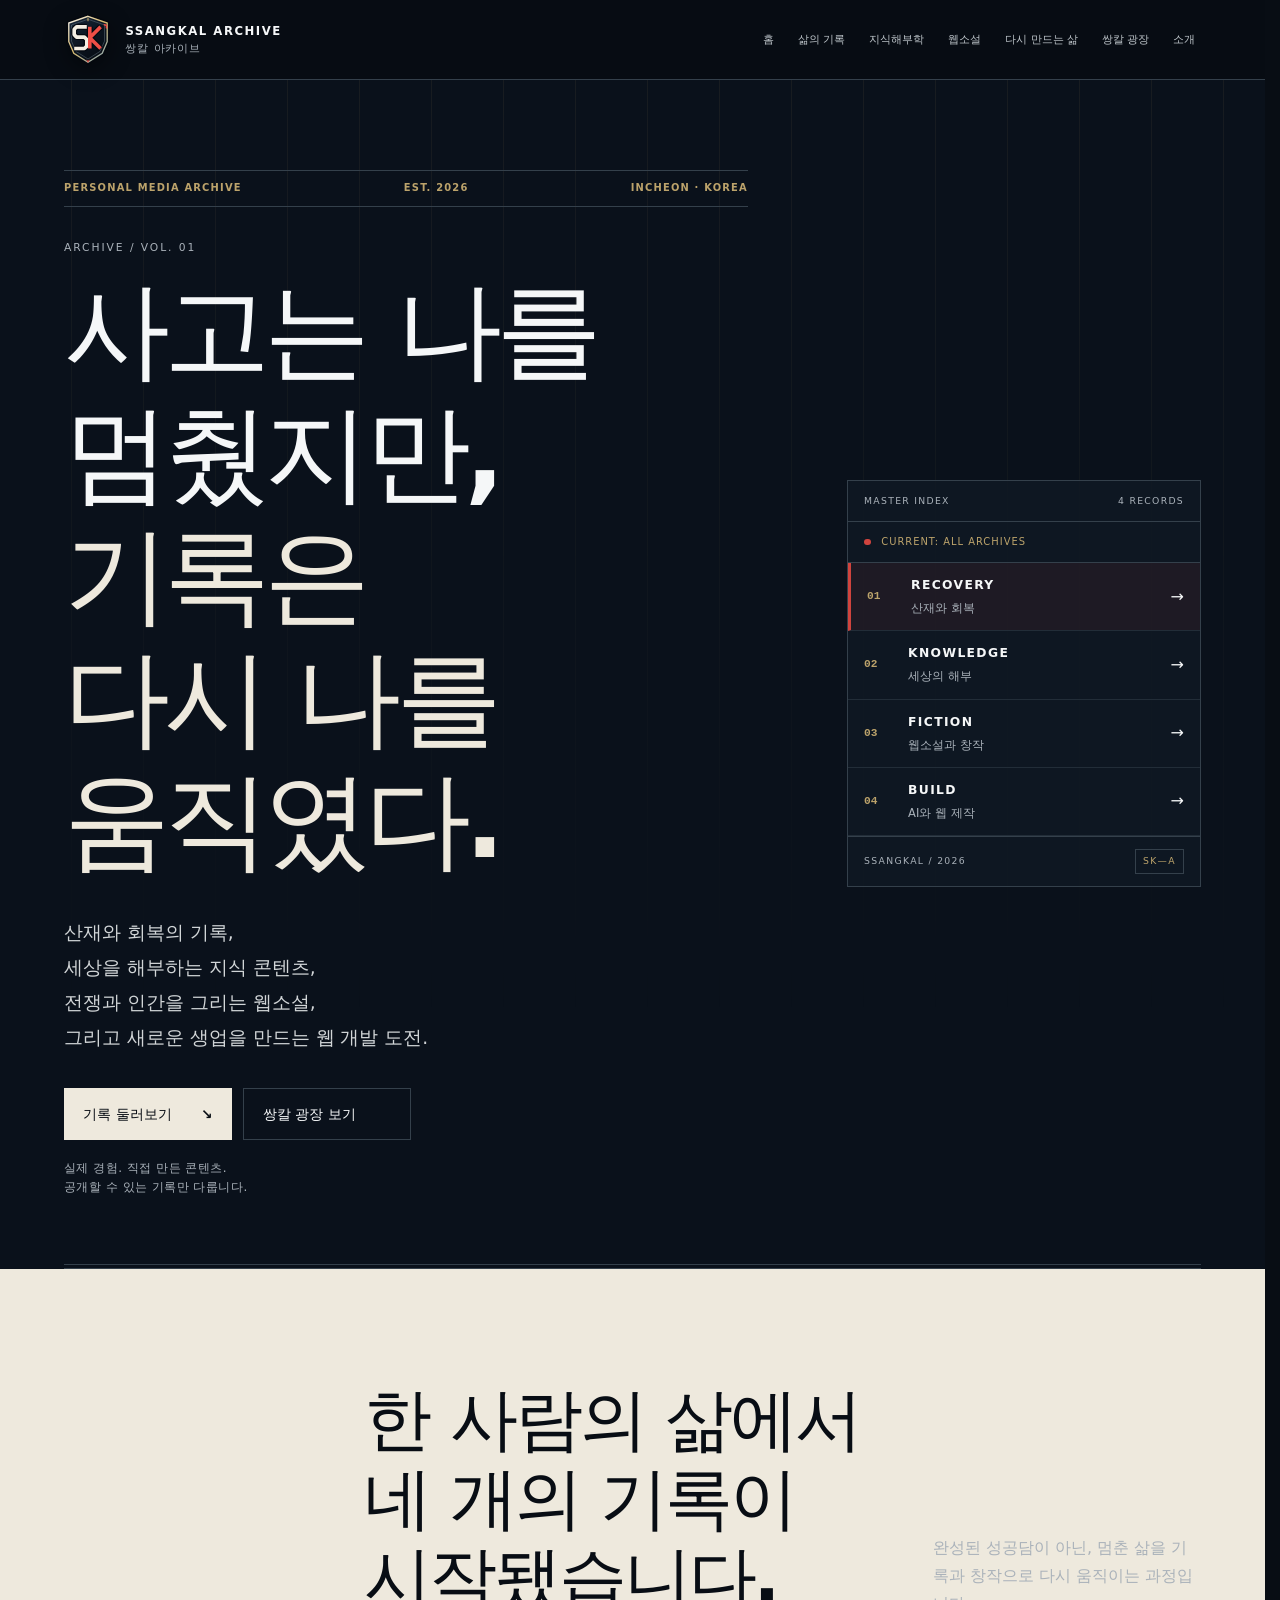
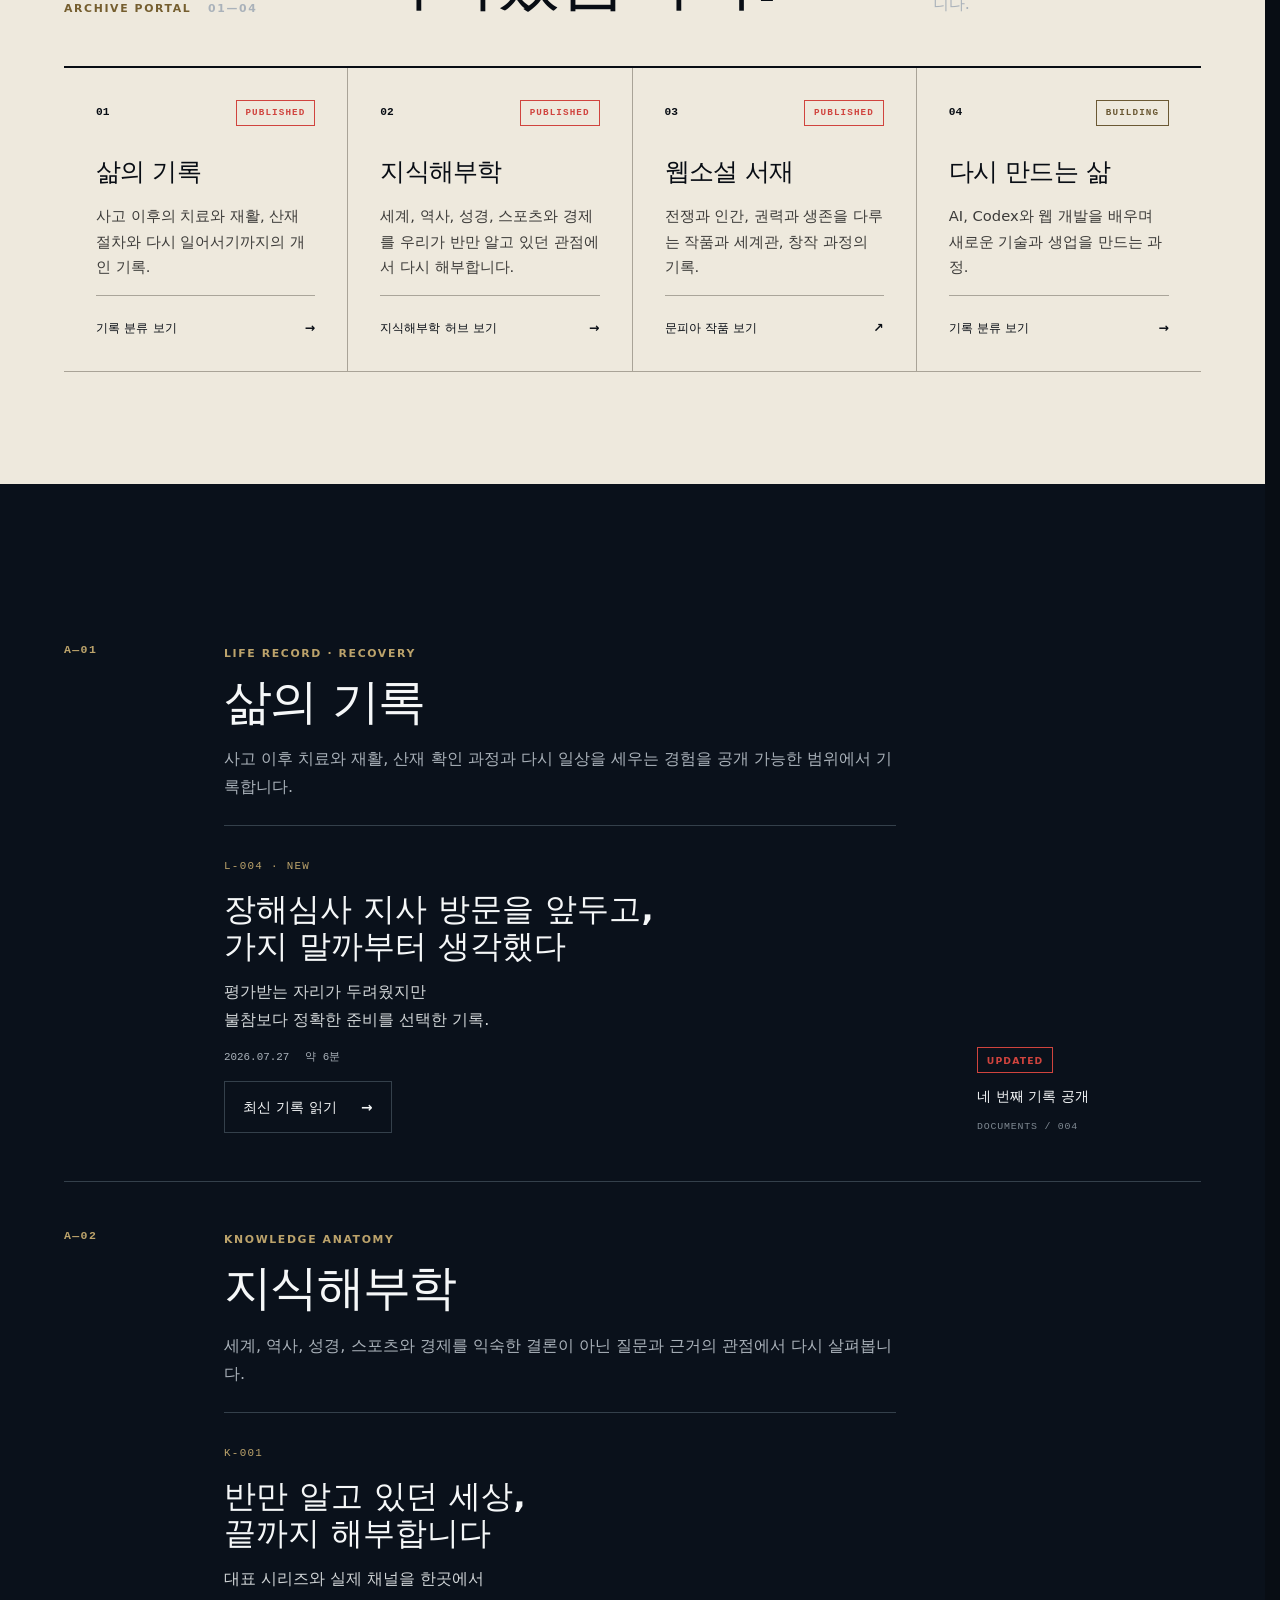
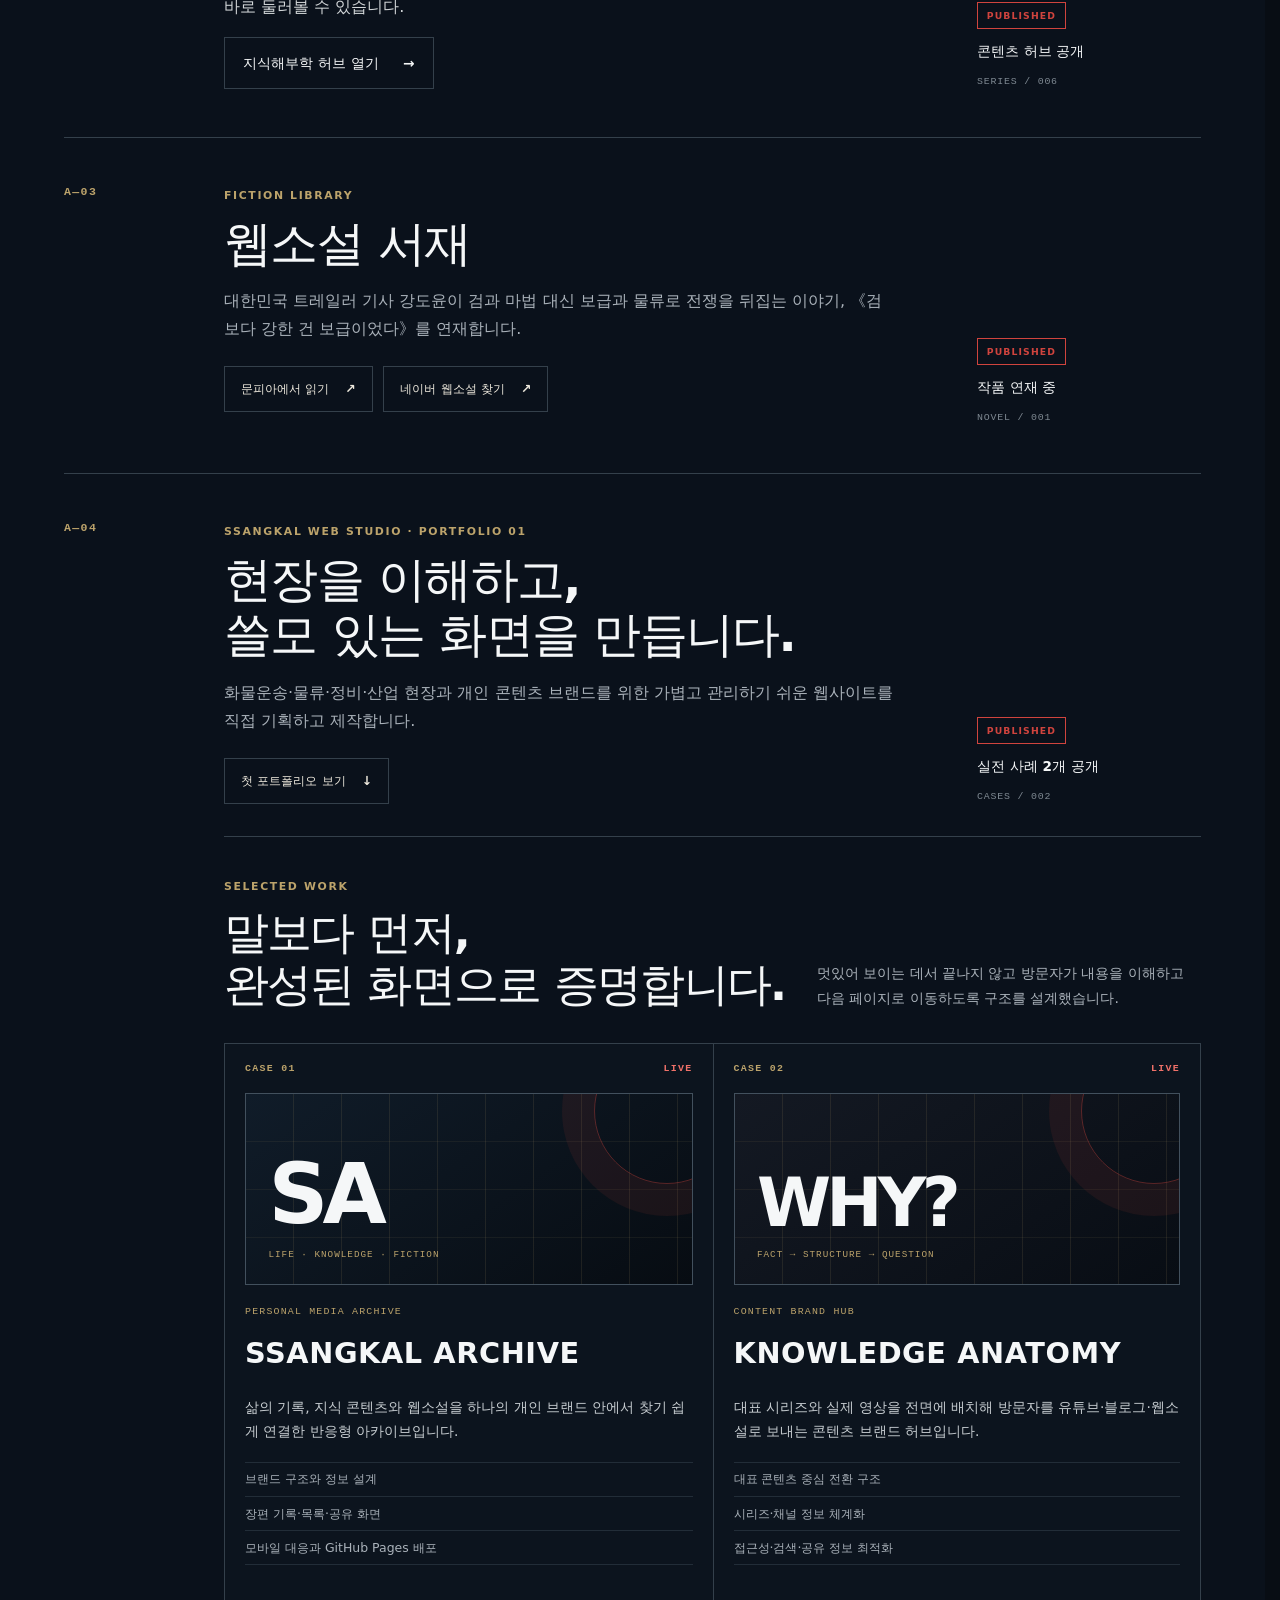
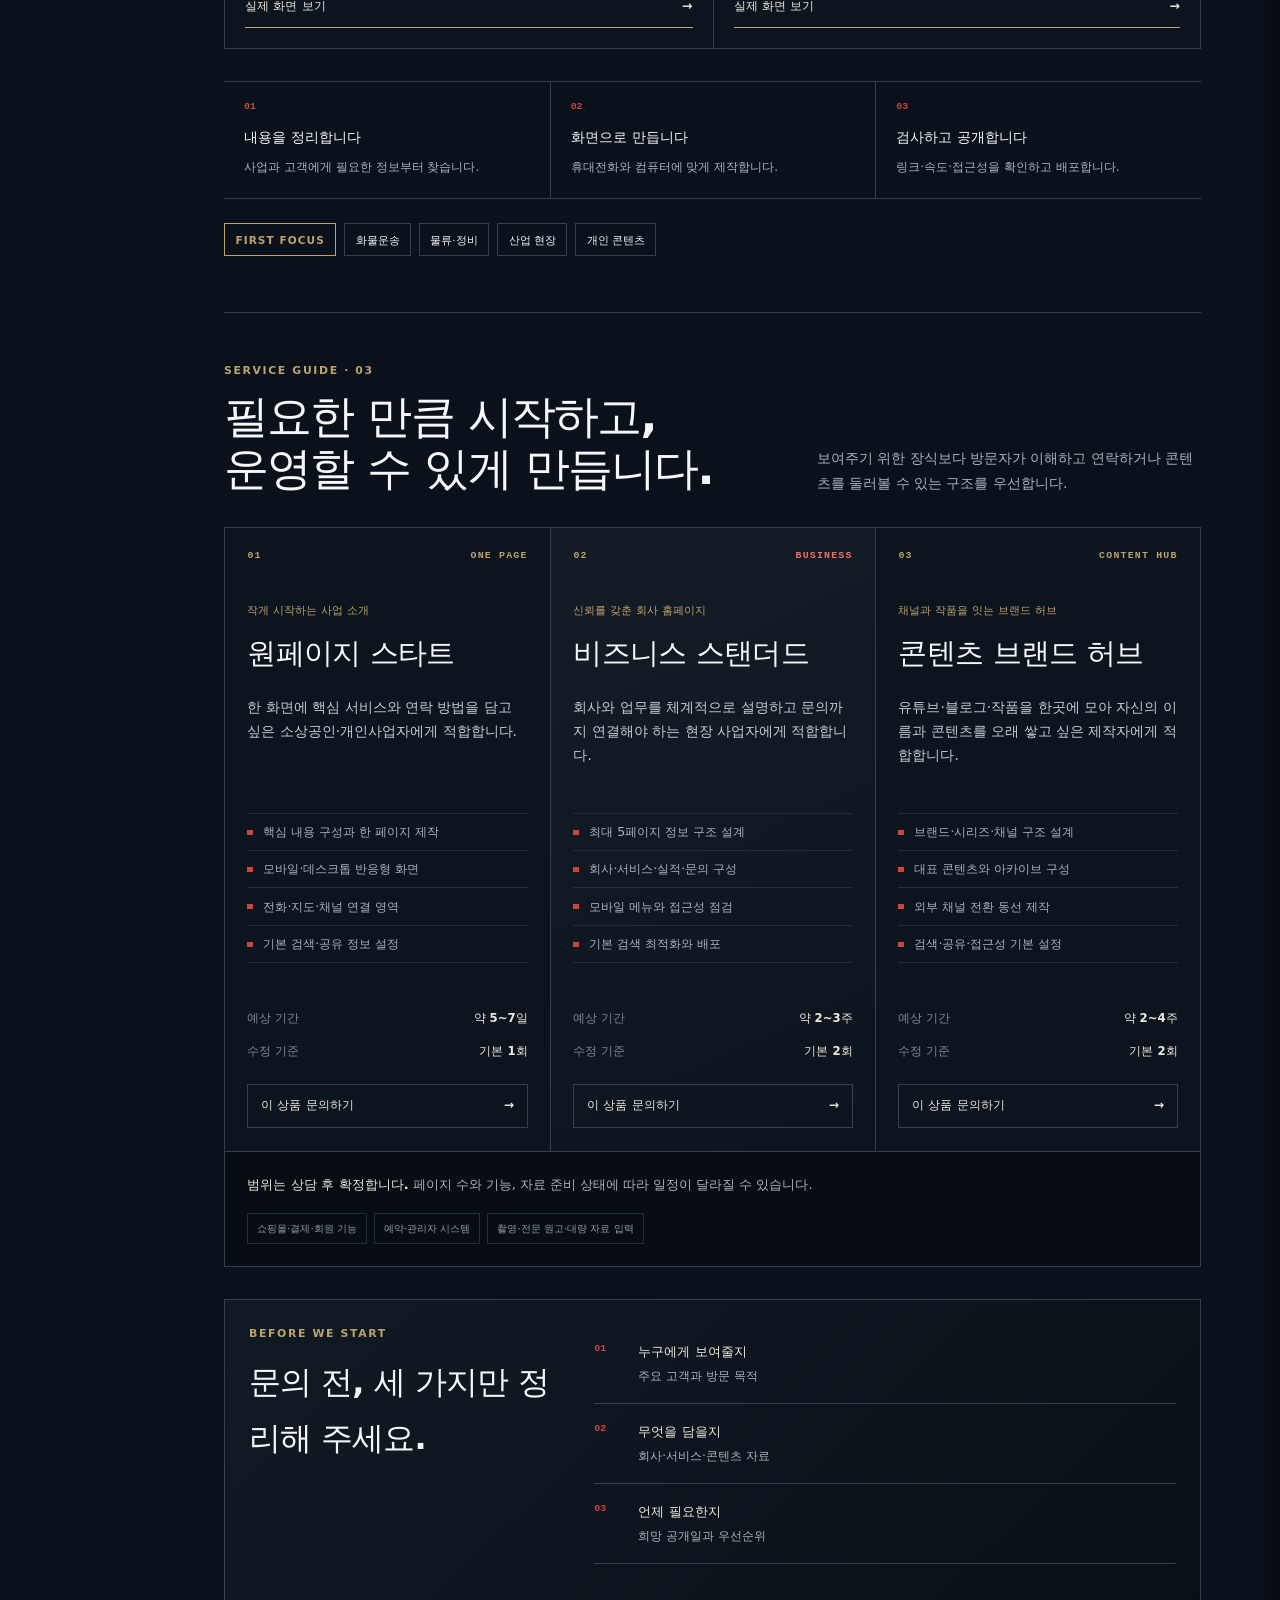
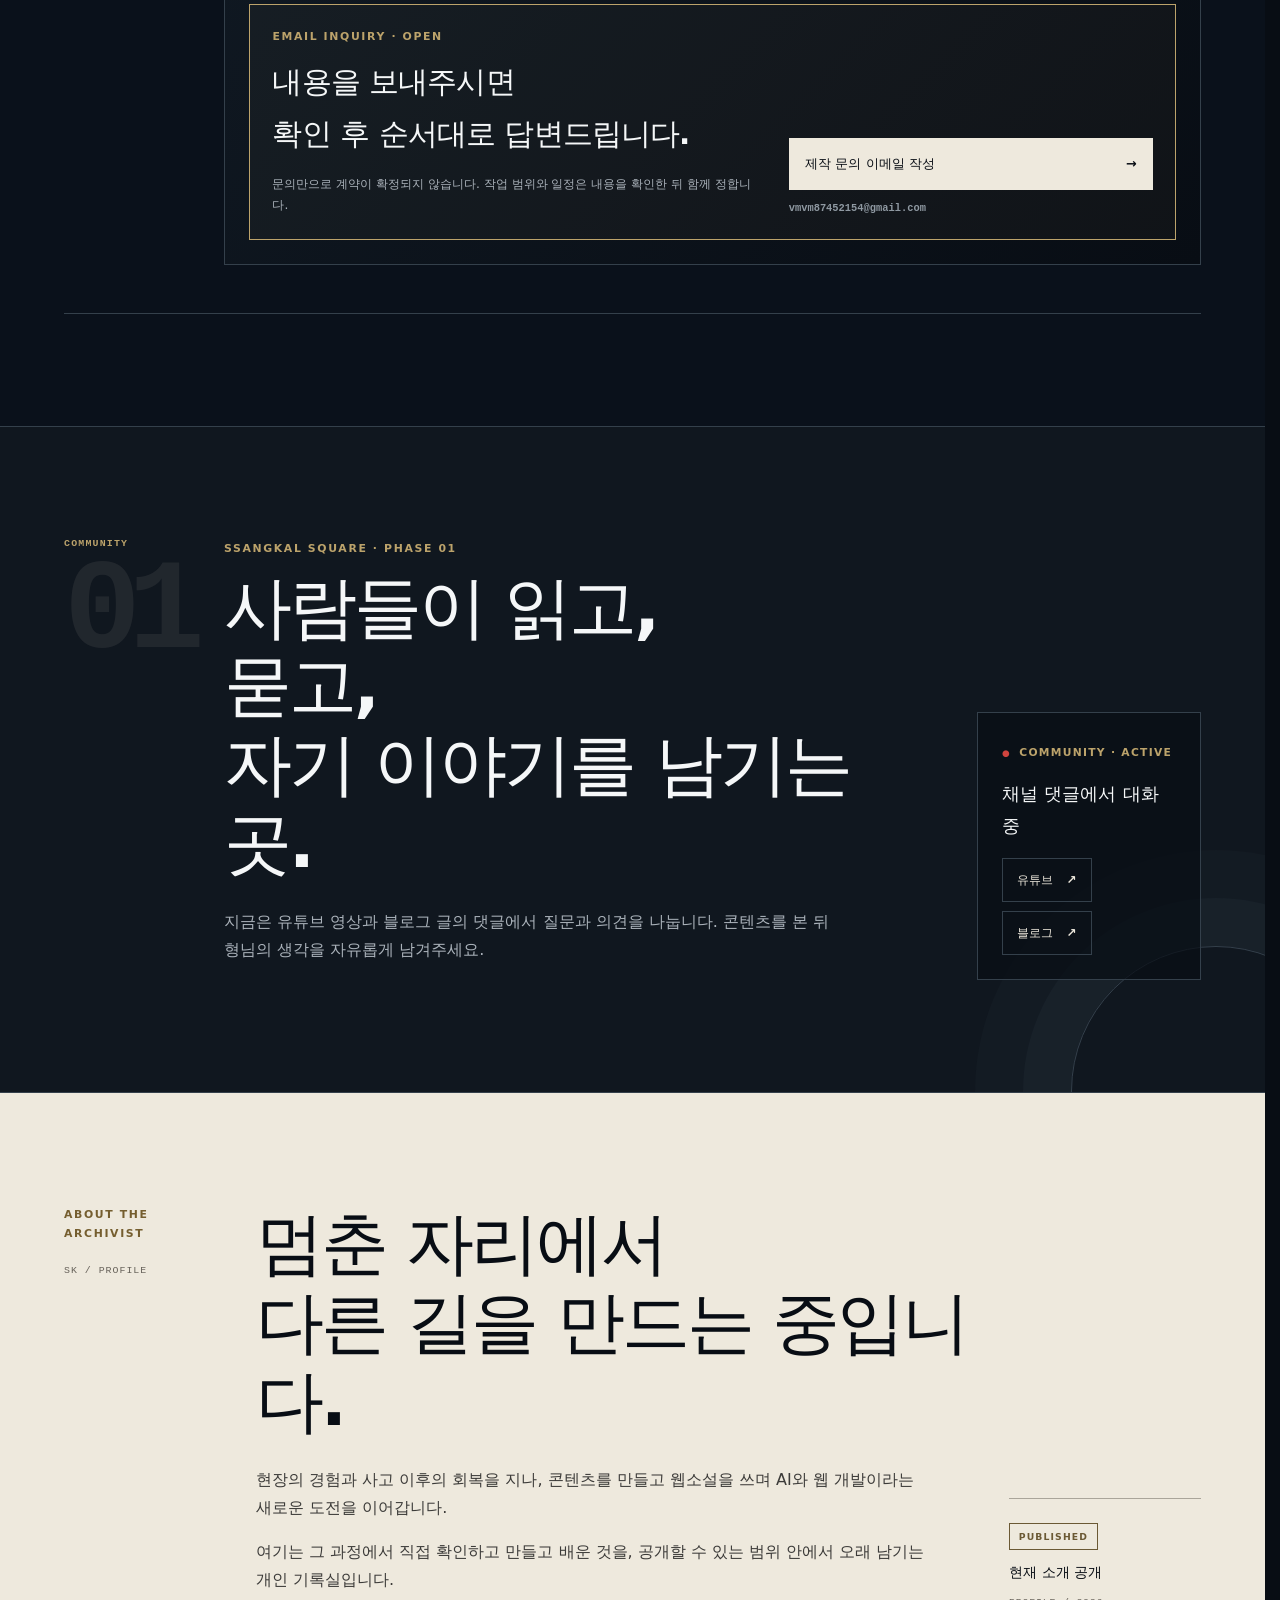
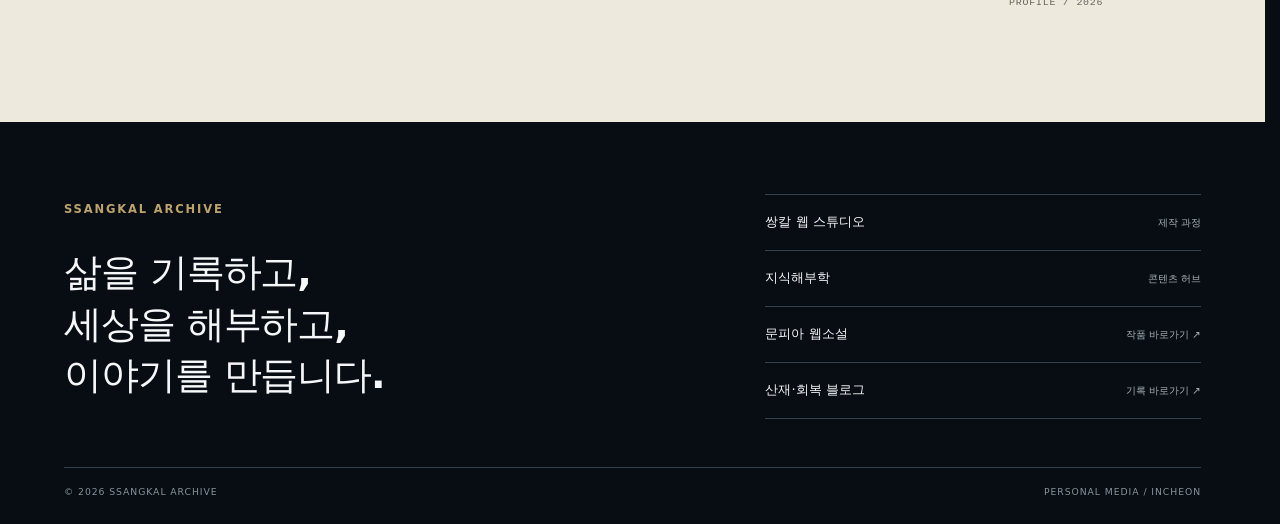
<file: index.html>
<!doctype html>
<html lang="ko">
<head>
  <meta charset="utf-8">
  <meta name="viewport" content="width=device-width, initial-scale=1">
  <title>쌍칼 아카이브 | 삶을 기록하고, 세상을 해부하고, 이야기를 만듭니다</title>
  <meta name="description" content="산재와 회복, 지식 콘텐츠, 웹소설 창작, AI와 웹 개발 도전을 기록하는 쌍칼의 개인 미디어 아카이브입니다.">
  <link rel="canonical" href="https://ssangkalweb.github.io/ssangkal-archive/">
  <meta property="og:type" content="profile">
  <meta property="og:locale" content="ko_KR">
  <meta property="og:site_name" content="쌍칼 아카이브">
  <meta property="og:title" content="쌍칼 아카이브">
  <meta property="og:description" content="삶을 기록하고, 세상을 해부하고, 이야기를 만듭니다.">
  <meta property="og:url" content="https://ssangkalweb.github.io/ssangkal-archive/">
  <meta property="og:image" content="https://ssangkalweb.github.io/ssangkal-archive/og-archive.png">
  <meta property="og:image:secure_url" content="https://ssangkalweb.github.io/ssangkal-archive/og-archive.png">
  <meta property="og:image:type" content="image/png">
  <meta property="og:image:width" content="1200">
  <meta property="og:image:height" content="630">
  <meta property="og:image:alt" content="쌍칼 아카이브 — 사고는 나를 멈췄지만, 기록은 다시 나를 움직였다.">
  <meta name="twitter:card" content="summary_large_image">
  <meta name="twitter:title" content="쌍칼 아카이브">
  <meta name="twitter:description" content="삶을 기록하고, 세상을 해부하고, 이야기를 만듭니다.">
  <meta name="twitter:image" content="https://ssangkalweb.github.io/ssangkal-archive/og-archive.png">
  <meta name="twitter:image:alt" content="쌍칼 아카이브 — 사고는 나를 멈췄지만, 기록은 다시 나를 움직였다.">
  <meta name="theme-color" content="#0a111b">
  <link rel="icon" href="favicon.svg" type="image/svg+xml">
  <link rel="apple-touch-icon" href="apple-touch-icon.png">
  <link rel="stylesheet" href="style.css?v=20260727-5">
  <script defer src="script.js?v=20260724-5"></script>
  <script type="application/ld+json">
  {
    "@context": "https://schema.org",
    "@type": "ProfilePage",
    "url": "https://ssangkalweb.github.io/ssangkal-archive/",
    "name": "쌍칼 아카이브",
    "description": "삶과 회복, 지식, 창작, 새로운 기술 도전을 기록하는 개인 미디어 아카이브",
    "mainEntity": {
      "@type": "Person",
      "name": "쌍칼",
      "alternateName": "Ssangkal",
      "url": "https://ssangkalweb.github.io/ssangkal-archive/",
      "sameAs": [
        "https://www.youtube.com/@kboanatomy",
        "https://www.youtube.com/@worldhaeburhak",
        "https://ssangkal.tistory.com/",
        "https://library.munpia.com/OK2RFuVqomnbaxdqtLg1/novel/detail?novelId=570424"
      ]
    }
  }
  </script>
</head>
<body>
  <a class="skip-link" href="#main-content">본문으로 바로가기</a>

  <header class="site-header" data-header>
    <div class="header-inner">
      <a class="brand" href="#top" aria-label="쌍칼 아카이브 홈">
        <span class="brand-mark" aria-hidden="true"><span>SK</span></span>
        <span class="brand-name"><strong>SSANGKAL ARCHIVE</strong><small>쌍칼 아카이브</small></span>
      </a>
      <button class="menu-toggle" type="button" aria-expanded="false" aria-controls="primary-navigation" aria-label="주 메뉴 열기">
        <span aria-hidden="true"></span><span aria-hidden="true"></span>
      </button>
      <nav class="primary-nav" id="primary-navigation" aria-label="주 메뉴">
        <a href="#top">홈</a>
        <a href="#life">삶의 기록</a>
        <a href="#knowledge">지식해부학</a>
        <a href="#fiction">웹소설</a>
        <a href="#build">다시 만드는 삶</a>
        <a href="#square">쌍칼 광장</a>
        <a href="#about">소개</a>
      </nav>
    </div>
  </header>

  <main id="main-content">
    <section class="hero" id="top" aria-labelledby="hero-title">
      <div class="hero-copy">
        <div class="editorial-label" aria-label="개인 미디어 아카이브, 2026년 설립, 대한민국 인천">
          <span>PERSONAL MEDIA ARCHIVE</span><span>EST. 2026</span><span>INCHEON · KOREA</span>
        </div>
        <p class="issue-number" aria-hidden="true">ARCHIVE / VOL. 01</p>
        <h1 id="hero-title">
          <span class="hero-line">사고는 나를</span>
          <span class="hero-line">멈췄지만,</span>
          <em>
            <span class="hero-line">기록은 다시 나를</span>
            <span class="hero-line">움직였다.</span>
          </em>
        </h1>
        <p class="hero-lead">산재와 회복의 기록,<br>세상을 해부하는 지식 콘텐츠,<br>전쟁과 인간을 그리는 웹소설,<br>그리고 새로운 생업을 만드는 웹 개발 도전.</p>
        <div class="hero-actions">
          <a class="button button-primary" href="#archive">기록 둘러보기 <span aria-hidden="true">↘</span></a>
          <a class="button button-secondary" href="#square">쌍칼 광장 보기</a>
        </div>
        <p class="trust-note">실제 경험. 직접 만든 콘텐츠.<br>공개할 수 있는 기록만 다룹니다.</p>
      </div>

      <aside class="index-board" aria-label="아카이브 분류 색인">
        <div class="board-head"><span>MASTER INDEX</span><span>4 RECORDS</span></div>
        <p class="board-status"><span aria-hidden="true"></span> CURRENT: ALL ARCHIVES</p>
        <ol>
          <li class="is-active"><a href="#life"><span class="board-number">01</span><span><strong>RECOVERY</strong><small>산재와 회복</small></span><span aria-hidden="true">→</span></a></li>
          <li><a href="#knowledge"><span class="board-number">02</span><span><strong>KNOWLEDGE</strong><small>세상의 해부</small></span><span aria-hidden="true">→</span></a></li>
          <li><a href="#fiction"><span class="board-number">03</span><span><strong>FICTION</strong><small>웹소설과 창작</small></span><span aria-hidden="true">→</span></a></li>
          <li><a href="#build"><span class="board-number">04</span><span><strong>BUILD</strong><small>AI와 웹 제작</small></span><span aria-hidden="true">→</span></a></li>
        </ol>
        <div class="board-foot" aria-hidden="true"><span>SSANGKAL / 2026</span><span class="registration-mark">SK—A</span></div>
      </aside>
      <div class="hero-rule" aria-hidden="true"></div>
    </section>

    <section class="archive-portal section-shell" id="archive" aria-labelledby="archive-title">
      <div class="section-heading">
        <p class="eyebrow">ARCHIVE PORTAL <span>01—04</span></p>
        <h2 id="archive-title">한 사람의 삶에서<br>네 개의 기록이<br>시작됐습니다.</h2>
        <p>완성된 성공담이 아닌, 멈춘 삶을 기록과 창작으로 다시 움직이는 과정입니다.</p>
      </div>
      <div class="portal-grid">
        <article class="portal-card">
          <div class="card-meta"><span>01</span><span class="status status-red">PUBLISHED</span></div>
          <h3>삶의 기록</h3>
          <p>사고 이후의 치료와 재활, 산재 절차와 다시 일어서기까지의 개인 기록.</p>
          <a href="./life/">기록 분류 보기 <span aria-hidden="true">→</span></a>
        </article>
        <article class="portal-card">
          <div class="card-meta"><span>02</span><span class="status status-red">PUBLISHED</span></div>
          <h3>지식해부학</h3>
          <p>세계, 역사, 성경, 스포츠와 경제를 우리가 반만 알고 있던 관점에서 다시 해부합니다.</p>
          <a href="./knowledge/">지식해부학 허브 보기 <span aria-hidden="true">→</span></a>
        </article>
        <article class="portal-card">
          <div class="card-meta"><span>03</span><span class="status status-red">PUBLISHED</span></div>
          <h3>웹소설 서재</h3>
          <p>전쟁과 인간, 권력과 생존을 다루는 작품과 세계관, 창작 과정의 기록.</p>
          <a href="https://library.munpia.com/OK2RFuVqomnbaxdqtLg1/novel/detail?novelId=570424" target="_blank" rel="noopener noreferrer">문피아 작품 보기 <span aria-hidden="true">↗</span><span class="sr-only">(새 탭에서 열림)</span></a>
        </article>
        <article class="portal-card">
          <div class="card-meta"><span>04</span><span class="status">BUILDING</span></div>
          <h3>다시 만드는 삶</h3>
          <p>AI, Codex와 웹 개발을 배우며 새로운 기술과 생업을 만드는 과정.</p>
          <a href="#build">기록 분류 보기 <span aria-hidden="true">→</span></a>
        </article>
      </div>
    </section>

    <section class="records section-shell" aria-label="아카이브 준비 현황">
      <article class="record-panel" id="life">
        <div class="record-index" aria-hidden="true">A—01</div>
        <div class="record-content">
          <p class="eyebrow">LIFE RECORD · RECOVERY</p>
          <h2>삶의 기록</h2>
          <p>사고 이후 치료와 재활, 산재 확인 과정과 다시 일상을 세우는 경험을 공개 가능한 범위에서 기록합니다.</p>
          <div class="home-article-preview"><span>L-004 · NEW</span><h3>장해심사 지사 방문을 앞두고,<br>가지 말까부터 생각했다</h3><p>평가받는 자리가 두려웠지만<br>불참보다 정확한 준비를 선택한 기록.</p><div><time datetime="2026-07-27">2026.07.27</time><span>약 6분</span></div><a class="button button-secondary" href="./life/preparing-for-disability-assessment-visit.html">최신 기록 읽기 <span aria-hidden="true">→</span></a></div>
        </div>
        <div class="record-state"><span class="status status-red">UPDATED</span><strong>네 번째 기록 공개</strong><small>DOCUMENTS / 004</small></div>
      </article>

      <article class="record-panel" id="knowledge">
        <div class="record-index" aria-hidden="true">A—02</div>
        <div class="record-content"><p class="eyebrow">KNOWLEDGE ANATOMY</p><h2>지식해부학</h2><p>세계, 역사, 성경, 스포츠와 경제를 익숙한 결론이 아닌 질문과 근거의 관점에서 다시 살펴봅니다.</p><div class="home-article-preview"><span>K-001</span><h3>반만 알고 있던 세상,<br>끝까지 해부합니다</h3><p>대표 시리즈와 실제 채널을 한곳에서<br>바로 둘러볼 수 있습니다.</p><a class="button button-secondary" href="./knowledge/">지식해부학 허브 열기 <span aria-hidden="true">→</span></a></div></div>
        <div class="record-state"><span class="status status-red">PUBLISHED</span><strong>콘텐츠 허브 공개</strong><small>SERIES / 006</small></div>
      </article>

      <article class="record-panel" id="fiction">
        <div class="record-index" aria-hidden="true">A—03</div>
        <div class="record-content">
          <p class="eyebrow">FICTION LIBRARY</p>
          <h2>웹소설 서재</h2>
          <p>대한민국 트레일러 기사 강도윤이 검과 마법 대신 보급과 물류로 전쟁을 뒤집는 이야기, 《검보다 강한 건 보급이었다》를 연재합니다.</p>
          <div class="record-actions">
            <a href="https://library.munpia.com/OK2RFuVqomnbaxdqtLg1/novel/detail?novelId=570424" target="_blank" rel="noopener noreferrer">문피아에서 읽기 <span aria-hidden="true">↗</span><span class="sr-only">(새 탭에서 열림)</span></a>
            <a href="https://novel.naver.com/search?keyword=ssangkal" target="_blank" rel="noopener noreferrer">네이버 웹소설 찾기 <span aria-hidden="true">↗</span><span class="sr-only">(새 탭에서 열림)</span></a>
          </div>
        </div>
        <div class="record-state"><span class="status status-red">PUBLISHED</span><strong>작품 연재 중</strong><small>NOVEL / 001</small></div>
      </article>

      <article class="record-panel" id="build">
        <div class="record-index" aria-hidden="true">A—04</div>
        <div class="record-content">
          <p class="eyebrow">SSANGKAL WEB STUDIO · PORTFOLIO 01</p>
          <h2>현장을 이해하고,<br>쓸모 있는 화면을 만듭니다.</h2>
          <p>화물운송·물류·정비·산업 현장과 개인 콘텐츠 브랜드를 위한 가볍고 관리하기 쉬운 웹사이트를 직접 기획하고 제작합니다.</p>
          <div class="record-actions"><a href="#studio-portfolio">첫 포트폴리오 보기 <span aria-hidden="true">↓</span></a></div>
        </div>
        <div class="record-state"><span class="status status-red">PUBLISHED</span><strong>실전 사례 2개 공개</strong><small>CASES / 002</small></div>
        <section class="studio-showcase" id="studio-portfolio" aria-labelledby="studio-title">
          <div class="studio-heading">
            <div><p class="eyebrow">SELECTED WORK</p><h3 id="studio-title">말보다 먼저,<br>완성된 화면으로 증명합니다.</h3></div>
            <p>멋있어 보이는 데서 끝나지 않고 방문자가 내용을 이해하고 다음 페이지로 이동하도록 구조를 설계했습니다.</p>
          </div>
          <div class="studio-cases">
            <article class="studio-case studio-case-archive">
              <div class="studio-case-meta"><span>CASE 01</span><span>LIVE</span></div>
              <div class="studio-case-visual" aria-hidden="true"><strong>SA</strong><span>LIFE · KNOWLEDGE · FICTION</span></div>
              <div class="studio-case-copy">
                <p>PERSONAL MEDIA ARCHIVE</p>
                <h4>SSANGKAL ARCHIVE</h4>
                <p>삶의 기록, 지식 콘텐츠와 웹소설을 하나의 개인 브랜드 안에서 찾기 쉽게 연결한 반응형 아카이브입니다.</p>
                <ul><li>브랜드 구조와 정보 설계</li><li>장편 기록·목록·공유 화면</li><li>모바일 대응과 GitHub Pages 배포</li></ul>
                <a href="./life/">실제 화면 보기 <span aria-hidden="true">→</span></a>
              </div>
            </article>
            <article class="studio-case studio-case-knowledge">
              <div class="studio-case-meta"><span>CASE 02</span><span>LIVE</span></div>
              <div class="studio-case-visual" aria-hidden="true"><strong>WHY?</strong><span>FACT → STRUCTURE → QUESTION</span></div>
              <div class="studio-case-copy">
                <p>CONTENT BRAND HUB</p>
                <h4>KNOWLEDGE ANATOMY</h4>
                <p>대표 시리즈와 실제 영상을 전면에 배치해 방문자를 유튜브·블로그·웹소설로 보내는 콘텐츠 브랜드 허브입니다.</p>
                <ul><li>대표 콘텐츠 중심 전환 구조</li><li>시리즈·채널 정보 체계화</li><li>접근성·검색·공유 정보 최적화</li></ul>
                <a href="./knowledge/">실제 화면 보기 <span aria-hidden="true">→</span></a>
              </div>
            </article>
          </div>
          <ol class="studio-process" aria-label="쌍칼 웹 스튜디오 제작 과정">
            <li><span>01</span><strong>내용을 정리합니다</strong><p>사업과 고객에게 필요한 정보부터 찾습니다.</p></li>
            <li><span>02</span><strong>화면으로 만듭니다</strong><p>휴대전화와 컴퓨터에 맞게 제작합니다.</p></li>
            <li><span>03</span><strong>검사하고 공개합니다</strong><p>링크·속도·접근성을 확인하고 배포합니다.</p></li>
          </ol>
          <p class="studio-scope"><strong>FIRST FOCUS</strong><span>화물운송</span><span>물류·정비</span><span>산업 현장</span><span>개인 콘텐츠</span></p>
          <section class="studio-services" id="studio-services" aria-labelledby="services-title">
            <div class="studio-services-heading">
              <div>
                <p class="eyebrow">SERVICE GUIDE · 03</p>
                <h3 id="services-title">필요한 만큼 시작하고,<br>운영할 수 있게 만듭니다.</h3>
              </div>
              <p>보여주기 위한 장식보다 방문자가 이해하고 연락하거나 콘텐츠를 둘러볼 수 있는 구조를 우선합니다.</p>
            </div>
            <div class="service-grid">
              <article class="service-card">
                <div class="service-card-head"><span>01</span><span>ONE PAGE</span></div>
                <p class="service-kicker">작게 시작하는 사업 소개</p>
                <h4>원페이지 스타트</h4>
                <p class="service-fit">한 화면에 핵심 서비스와 연락 방법을 담고 싶은 소상공인·개인사업자에게 적합합니다.</p>
                <ul>
                  <li>핵심 내용 구성과 한 페이지 제작</li>
                  <li>모바일·데스크톱 반응형 화면</li>
                  <li>전화·지도·채널 연결 영역</li>
                  <li>기본 검색·공유 정보 설정</li>
                </ul>
                <dl>
                  <div><dt>예상 기간</dt><dd>약 5~7일</dd></div>
                  <div><dt>수정 기준</dt><dd>기본 1회</dd></div>
                </dl>
                <a class="service-inquiry" href="mailto:vmvm87452154@gmail.com?subject=%5B%EC%8C%8D%EC%B9%BC%20%EC%9B%B9%20%EC%8A%A4%ED%8A%9C%EB%94%94%EC%98%A4%5D%20%EC%9B%90%ED%8E%98%EC%9D%B4%EC%A7%80%20%EC%8A%A4%ED%83%80%ED%8A%B8%20%EB%AC%B8%EC%9D%98">이 상품 문의하기 <span aria-hidden="true">→</span></a>
              </article>
              <article class="service-card service-card-featured">
                <div class="service-card-head"><span>02</span><span>BUSINESS</span></div>
                <p class="service-kicker">신뢰를 갖춘 회사 홈페이지</p>
                <h4>비즈니스 스탠더드</h4>
                <p class="service-fit">회사와 업무를 체계적으로 설명하고 문의까지 연결해야 하는 현장 사업자에게 적합합니다.</p>
                <ul>
                  <li>최대 5페이지 정보 구조 설계</li>
                  <li>회사·서비스·실적·문의 구성</li>
                  <li>모바일 메뉴와 접근성 점검</li>
                  <li>기본 검색 최적화와 배포</li>
                </ul>
                <dl>
                  <div><dt>예상 기간</dt><dd>약 2~3주</dd></div>
                  <div><dt>수정 기준</dt><dd>기본 2회</dd></div>
                </dl>
                <a class="service-inquiry" href="mailto:vmvm87452154@gmail.com?subject=%5B%EC%8C%8D%EC%B9%BC%20%EC%9B%B9%20%EC%8A%A4%ED%8A%9C%EB%94%94%EC%98%A4%5D%20%EB%B9%84%EC%A6%88%EB%8B%88%EC%8A%A4%20%EC%8A%A4%ED%83%A0%EB%8D%94%EB%93%9C%20%EB%AC%B8%EC%9D%98">이 상품 문의하기 <span aria-hidden="true">→</span></a>
              </article>
              <article class="service-card">
                <div class="service-card-head"><span>03</span><span>CONTENT HUB</span></div>
                <p class="service-kicker">채널과 작품을 잇는 브랜드 허브</p>
                <h4>콘텐츠 브랜드 허브</h4>
                <p class="service-fit">유튜브·블로그·작품을 한곳에 모아 자신의 이름과 콘텐츠를 오래 쌓고 싶은 제작자에게 적합합니다.</p>
                <ul>
                  <li>브랜드·시리즈·채널 구조 설계</li>
                  <li>대표 콘텐츠와 아카이브 구성</li>
                  <li>외부 채널 전환 동선 제작</li>
                  <li>검색·공유·접근성 기본 설정</li>
                </ul>
                <dl>
                  <div><dt>예상 기간</dt><dd>약 2~4주</dd></div>
                  <div><dt>수정 기준</dt><dd>기본 2회</dd></div>
                </dl>
                <a class="service-inquiry" href="mailto:vmvm87452154@gmail.com?subject=%5B%EC%8C%8D%EC%B9%BC%20%EC%9B%B9%20%EC%8A%A4%ED%8A%9C%EB%94%94%EC%98%A4%5D%20%EC%BD%98%ED%85%90%EC%B8%A0%20%EB%B8%8C%EB%9E%9C%EB%93%9C%20%ED%97%88%EB%B8%8C%20%EB%AC%B8%EC%9D%98">이 상품 문의하기 <span aria-hidden="true">→</span></a>
              </article>
            </div>
            <div class="service-boundary">
              <p><strong>범위는 상담 후 확정합니다.</strong> 페이지 수와 기능, 자료 준비 상태에 따라 일정이 달라질 수 있습니다.</p>
              <ul aria-label="별도 협의 항목">
                <li>쇼핑몰·결제·회원 기능</li>
                <li>예약·관리자 시스템</li>
                <li>촬영·전문 원고·대량 자료 입력</li>
              </ul>
            </div>
            <div class="service-preflight" id="studio-contact">
              <div>
                <p class="eyebrow">BEFORE WE START</p>
                <h4>문의 전, 세 가지만 정리해 주세요.</h4>
              </div>
              <ol>
                <li><span>01</span><p><strong>누구에게 보여줄지</strong>주요 고객과 방문 목적</p></li>
                <li><span>02</span><p><strong>무엇을 담을지</strong>회사·서비스·콘텐츠 자료</p></li>
                <li><span>03</span><p><strong>언제 필요한지</strong>희망 공개일과 우선순위</p></li>
              </ol>
              <div class="service-contact">
                <div>
                  <p class="eyebrow">EMAIL INQUIRY · OPEN</p>
                  <h4>내용을 보내주시면<br>확인 후 순서대로 답변드립니다.</h4>
                  <p>문의만으로 계약이 확정되지 않습니다. 작업 범위와 일정은 내용을 확인한 뒤 함께 정합니다.</p>
                </div>
                <div class="service-contact-action">
                  <a href="mailto:vmvm87452154@gmail.com?subject=%5B%EC%8C%8D%EC%B9%BC%20%EC%9B%B9%20%EC%8A%A4%ED%8A%9C%EB%94%94%EC%98%A4%5D%20%ED%99%88%ED%8E%98%EC%9D%B4%EC%A7%80%20%EC%A0%9C%EC%9E%91%20%EC%83%81%EB%8B%B4%20%EB%AC%B8%EC%9D%98&amp;body=%EC%95%88%EB%85%95%ED%95%98%EC%84%B8%EC%9A%94.%20%EC%8C%8D%EC%B9%BC%20%EC%9B%B9%20%EC%8A%A4%ED%8A%9C%EB%94%94%EC%98%A4%20%EC%A0%9C%EC%9E%91%20%EB%AC%B8%EC%9D%98%EB%93%9C%EB%A6%BD%EB%8B%88%EB%8B%A4.%0A%0A1.%20%EC%9D%B4%EB%A6%84%20%EB%98%90%EB%8A%94%20%EC%83%81%ED%98%B8%EB%AA%85%3A%0A2.%20%ED%95%84%EC%9A%94%ED%95%9C%20%ED%99%88%ED%8E%98%EC%9D%B4%EC%A7%80%3A%0A3.%20%EB%8B%B4%EA%B3%A0%20%EC%8B%B6%EC%9D%80%20%EB%82%B4%EC%9A%A9%3A%0A4.%20%EC%B0%B8%EA%B3%A0%ED%95%A0%20%EC%82%AC%EC%9D%B4%ED%8A%B8%3A%0A5.%20%ED%9D%AC%EB%A7%9D%20%EA%B3%B5%EA%B0%9C%EC%9D%BC%3A%0A6.%20%EB%82%A8%EA%B8%B0%EC%8B%A4%20%EB%A7%90%EC%94%80%3A">제작 문의 이메일 작성 <span aria-hidden="true">→</span></a>
                  <span>vmvm87452154@gmail.com</span>
                </div>
              </div>
            </div>
          </section>
        </section>
      </article>
    </section>

    <section class="square section-shell" id="square" aria-labelledby="square-title">
      <div class="square-code" aria-hidden="true"><span>COMMUNITY</span><strong>01</strong></div>
      <div class="square-copy">
        <p class="eyebrow">SSANGKAL SQUARE · PHASE 01</p>
        <h2 id="square-title">사람들이 읽고,<br>묻고,<br>자기 이야기를 남기는 곳.</h2>
        <p>지금은 유튜브 영상과 블로그 글의 댓글에서 질문과 의견을 나눕니다. 콘텐츠를 본 뒤 형님의 생각을 자유롭게 남겨주세요.</p>
      </div>
      <div class="square-state">
        <span aria-hidden="true">●</span><strong>COMMUNITY · ACTIVE</strong>
        <p>채널 댓글에서 대화 중</p>
        <div class="square-links">
          <a href="https://www.youtube.com/@kboanatomy" target="_blank" rel="noopener noreferrer">유튜브 <span aria-hidden="true">↗</span><span class="sr-only">(새 탭에서 열림)</span></a>
          <a href="https://ssangkal.tistory.com/" target="_blank" rel="noopener noreferrer">블로그 <span aria-hidden="true">↗</span><span class="sr-only">(새 탭에서 열림)</span></a>
        </div>
      </div>
    </section>

    <section class="about section-shell" id="about" aria-labelledby="about-title">
      <div class="about-label"><p class="eyebrow">ABOUT THE ARCHIVIST</p><span aria-hidden="true">SK / PROFILE</span></div>
      <div class="about-copy">
        <h2 id="about-title">멈춘 자리에서<br>다른 길을 만드는 중입니다.</h2>
        <p>현장의 경험과 사고 이후의 회복을 지나, 콘텐츠를 만들고 웹소설을 쓰며 AI와 웹 개발이라는 새로운 도전을 이어갑니다.</p>
        <p>여기는 그 과정에서 직접 확인하고 만들고 배운 것을, 공개할 수 있는 범위 안에서 오래 남기는 개인 기록실입니다.</p>
      </div>
      <div class="about-state"><span class="status status-red">PUBLISHED</span><strong>현재 소개 공개</strong><small>PROFILE / 2026</small></div>
    </section>
  </main>

  <footer class="site-footer">
    <div class="footer-primary">
      <div><strong>SSANGKAL ARCHIVE</strong><p>삶을 기록하고,<br>세상을 해부하고,<br>이야기를 만듭니다.</p></div>
      <nav aria-label="하단 메뉴">
        <a href="#build">쌍칼 웹 스튜디오 <small>제작 과정</small></a>
        <a href="./knowledge/">지식해부학 <small>콘텐츠 허브</small></a>
        <a href="https://library.munpia.com/OK2RFuVqomnbaxdqtLg1/novel/detail?novelId=570424" target="_blank" rel="noopener noreferrer">문피아 웹소설 <small>작품 바로가기 ↗</small><span class="sr-only">(새 탭에서 열림)</span></a>
        <a href="https://ssangkal.tistory.com/" target="_blank" rel="noopener noreferrer">산재·회복 블로그 <small>기록 바로가기 ↗</small><span class="sr-only">(새 탭에서 열림)</span></a>
      </nav>
    </div>
    <div class="footer-bottom"><span>© <span id="current-year">2026</span> SSANGKAL ARCHIVE</span><span>PERSONAL MEDIA / INCHEON</span></div>
  </footer>
</body>
</html>
</file>
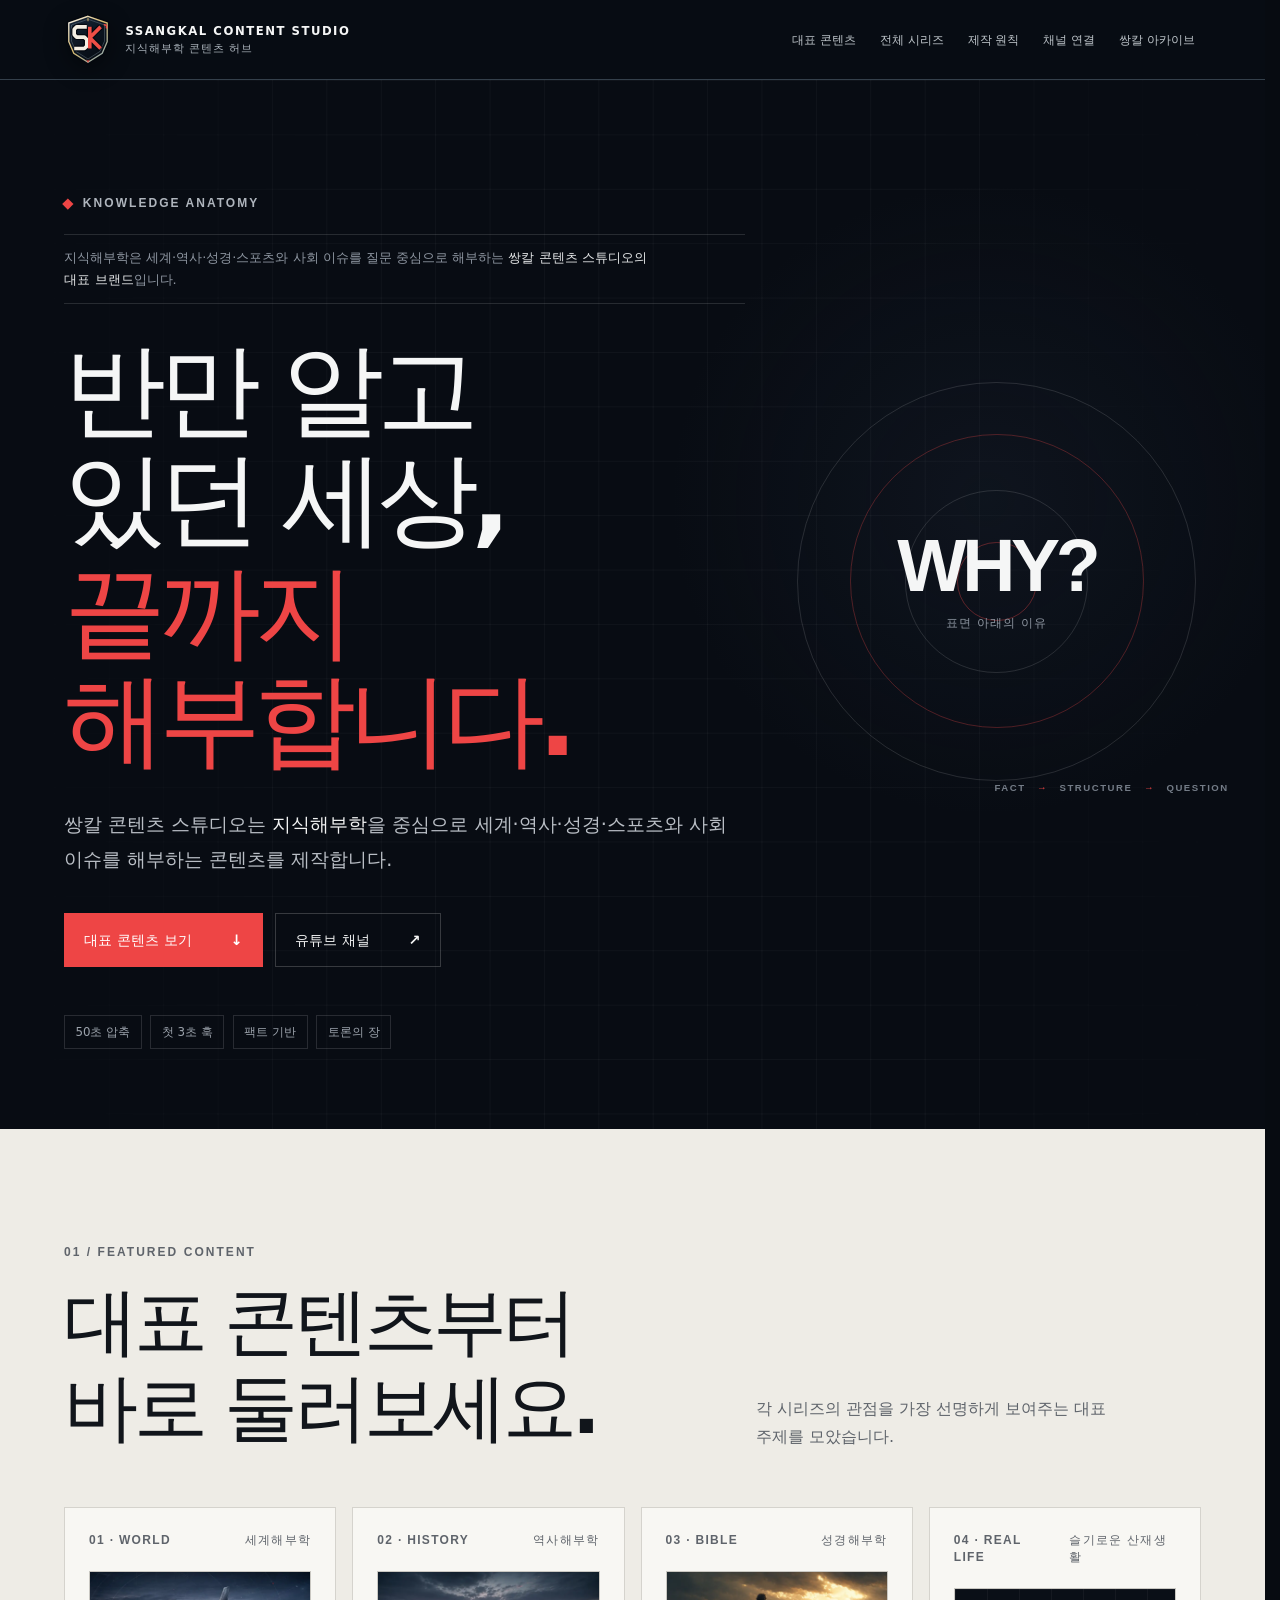
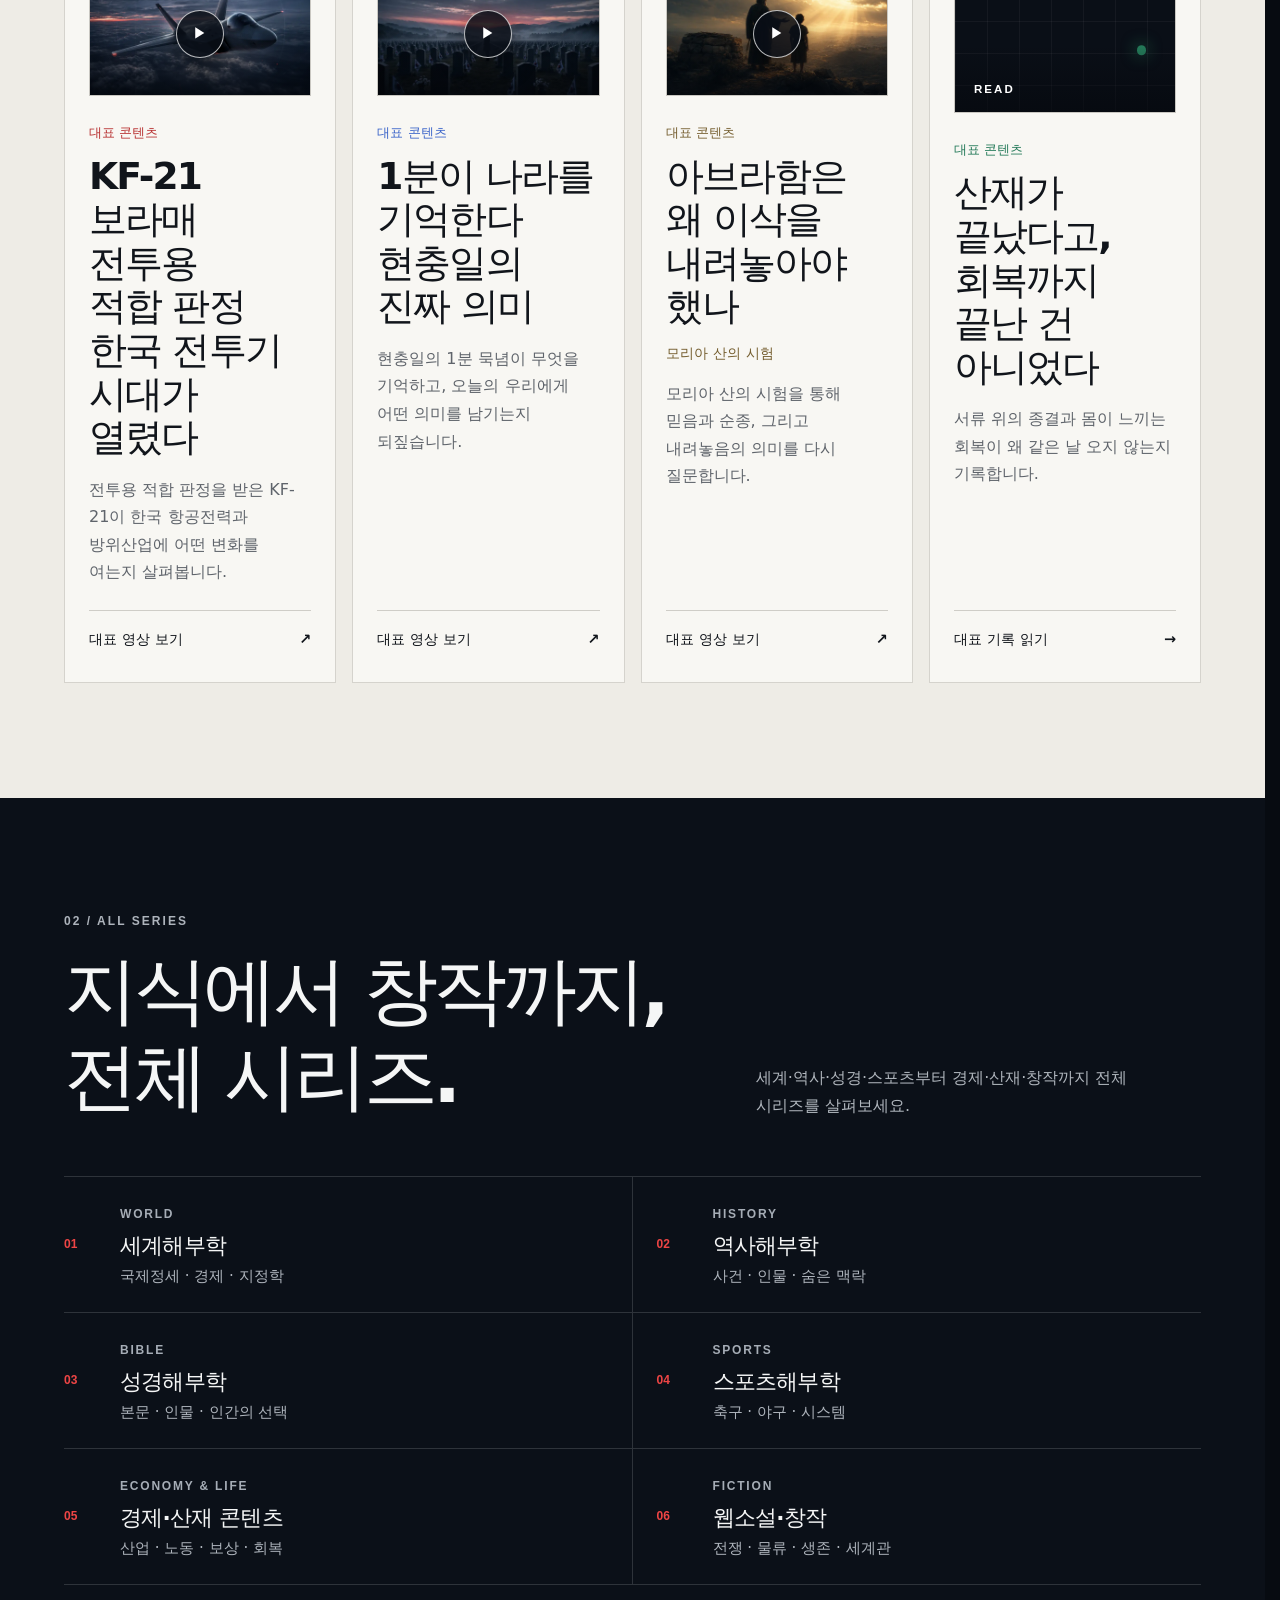
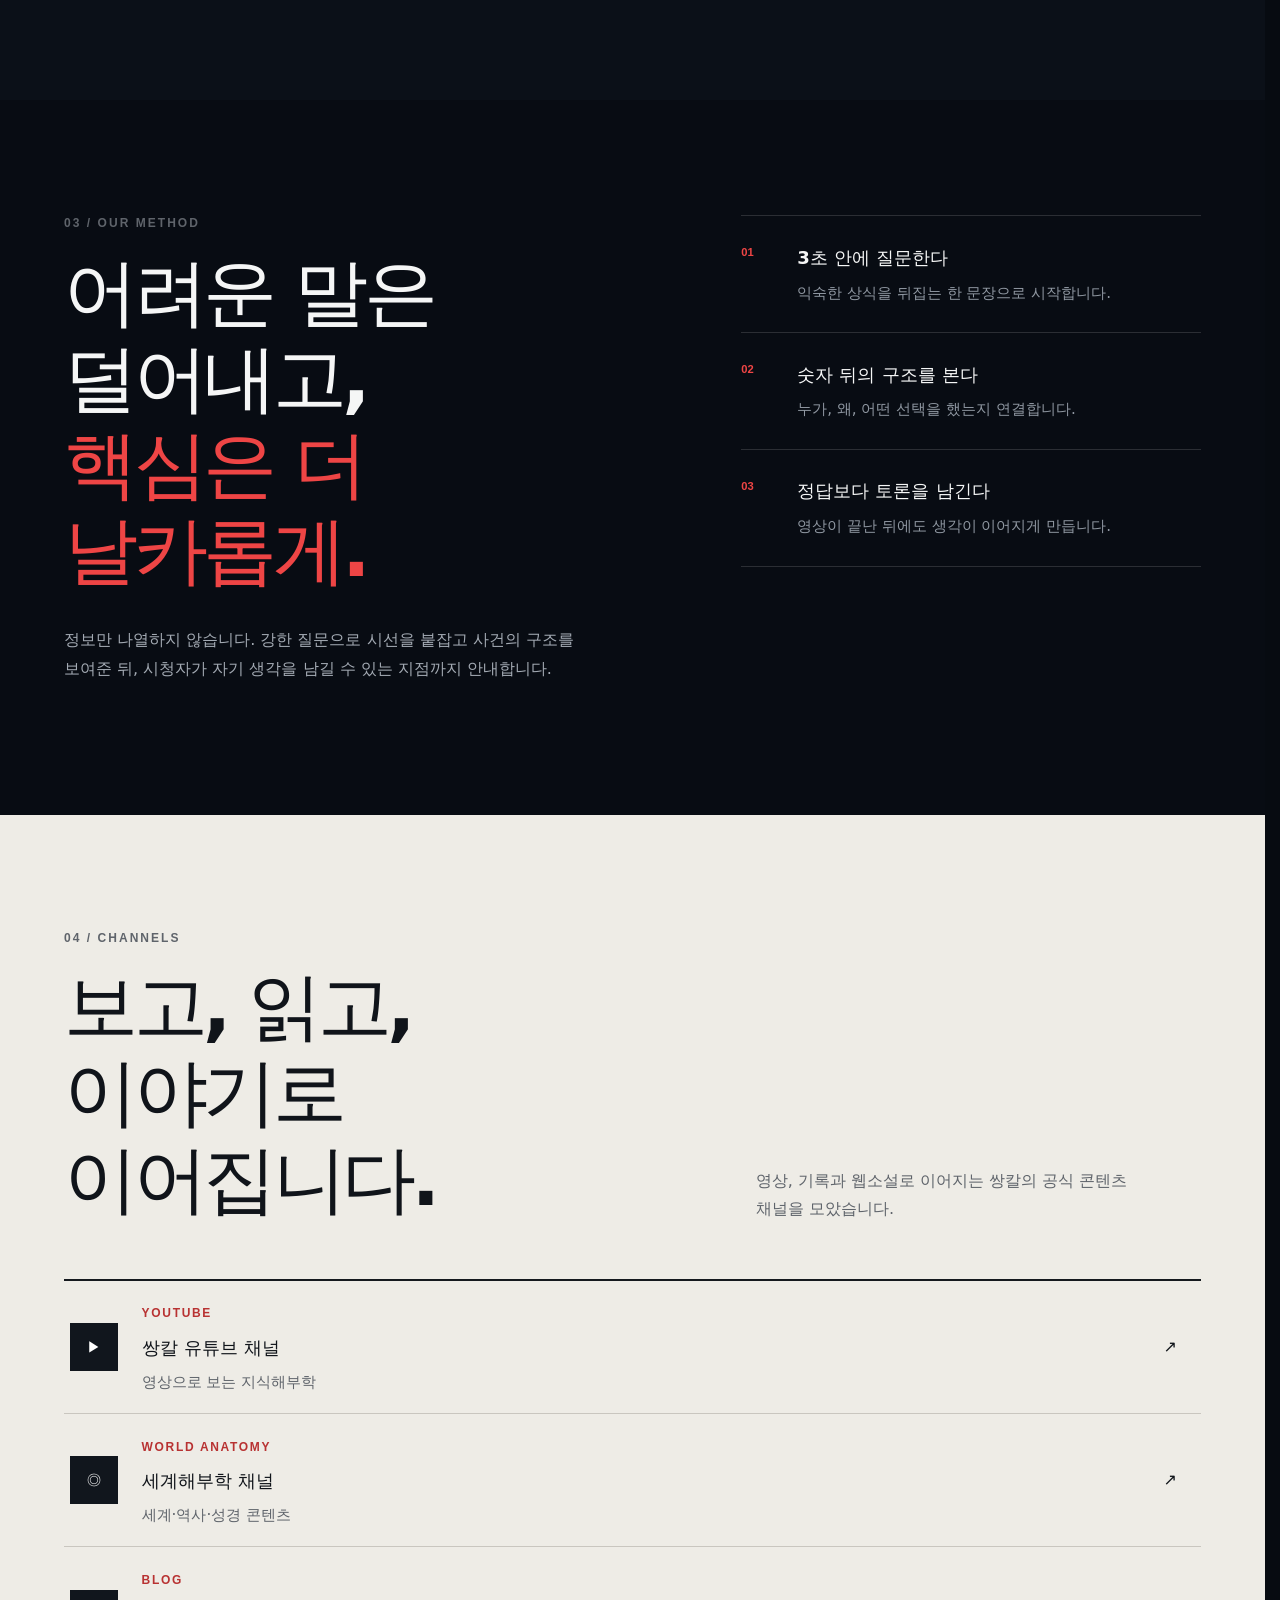
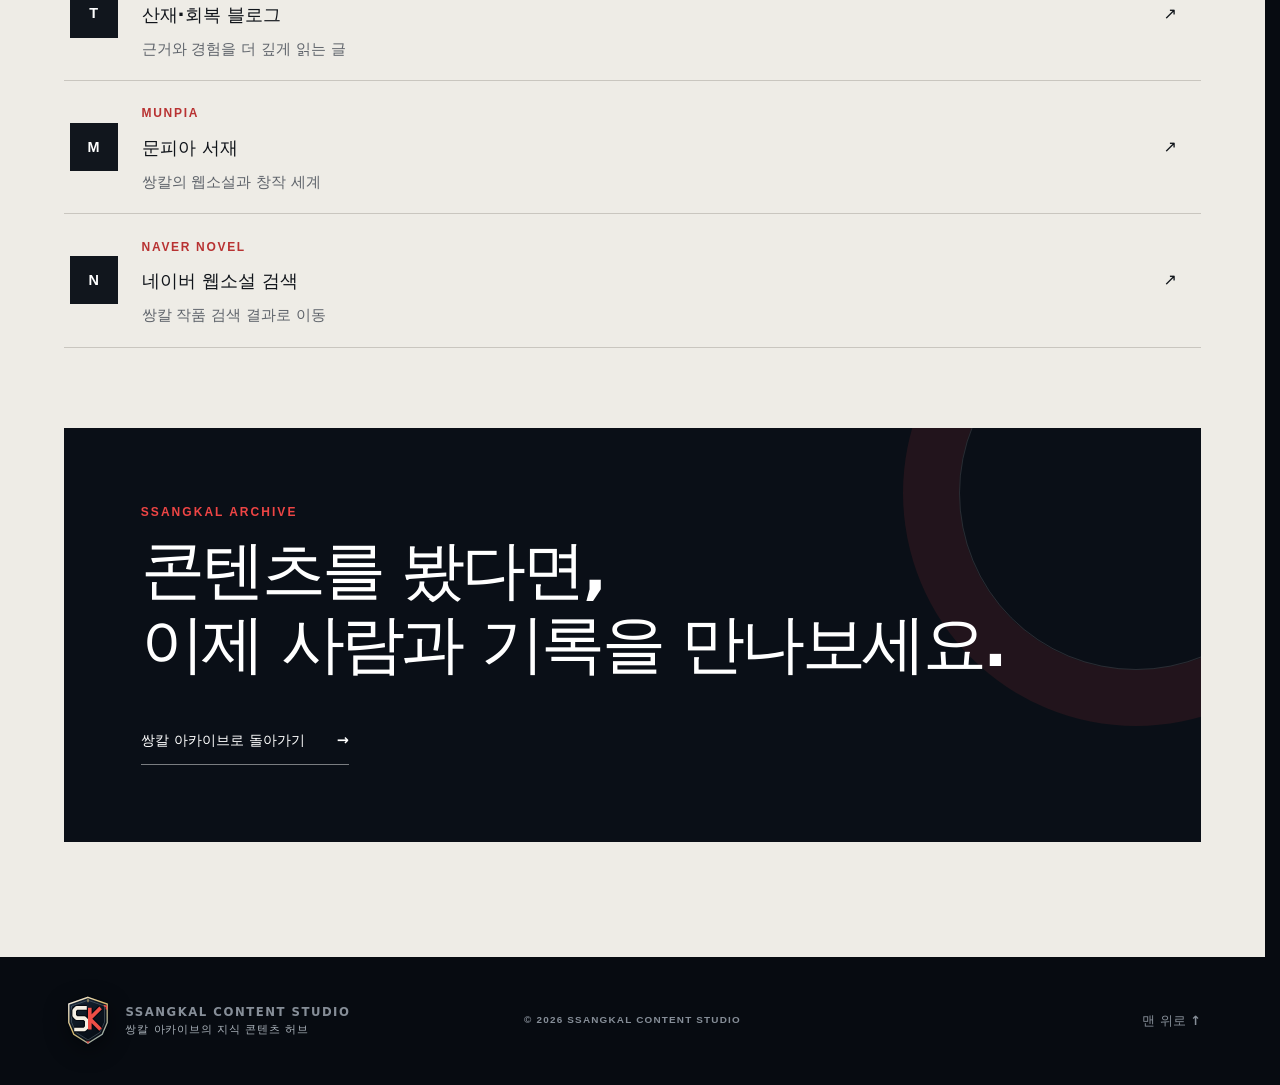
<file: knowledge/index.html>
<!doctype html>
<html lang="ko">
<head>
  <meta charset="utf-8">
  <meta name="viewport" content="width=device-width, initial-scale=1">
  <title>지식해부학 | 쌍칼 콘텐츠 스튜디오</title>
  <meta name="description" content="세계·역사·성경·스포츠·사회 이슈를 짧고 강하게 해부하는 쌍칼 콘텐츠 스튜디오의 지식 콘텐츠 허브입니다.">
  <link rel="canonical" href="https://ssangkalweb.github.io/ssangkal-archive/knowledge/">
  <meta property="og:type" content="website">
  <meta property="og:locale" content="ko_KR">
  <meta property="og:site_name" content="쌍칼 아카이브">
  <meta property="og:title" content="지식해부학 | 우리는 반만 알고 있다">
  <meta property="og:description" content="세계·역사·성경·스포츠와 사회 이슈의 표면 아래를 해부합니다.">
  <meta property="og:url" content="https://ssangkalweb.github.io/ssangkal-archive/knowledge/">
  <meta property="og:image" content="https://ssangkalweb.github.io/ssangkal-archive/knowledge/og-knowledge.png">
  <meta property="og:image:secure_url" content="https://ssangkalweb.github.io/ssangkal-archive/knowledge/og-knowledge.png">
  <meta property="og:image:type" content="image/png">
  <meta property="og:image:width" content="1200">
  <meta property="og:image:height" content="630">
  <meta property="og:image:alt" content="지식해부학 — 반만 알고 있던 세상, 끝까지 해부합니다.">
  <meta name="twitter:card" content="summary_large_image">
  <meta name="twitter:title" content="지식해부학 | 우리는 반만 알고 있다">
  <meta name="twitter:description" content="세계·역사·성경·스포츠와 사회 이슈의 표면 아래를 해부합니다.">
  <meta name="twitter:image" content="https://ssangkalweb.github.io/ssangkal-archive/knowledge/og-knowledge.png">
  <meta name="twitter:image:alt" content="지식해부학 — 반만 알고 있던 세상, 끝까지 해부합니다.">
  <meta name="theme-color" content="#080d14">
  <link rel="icon" href="../favicon.svg" type="image/svg+xml">
  <link rel="apple-touch-icon" href="../apple-touch-icon.png">
  <link rel="stylesheet" href="../style.css">
  <link rel="stylesheet" href="knowledge.css">
  <script defer src="../script.js"></script>
  <script type="application/ld+json">
  {
    "@context": "https://schema.org",
    "@type": "CollectionPage",
    "name": "지식해부학",
    "url": "https://ssangkalweb.github.io/ssangkal-archive/knowledge/",
    "description": "세계·역사·성경·스포츠·사회 이슈를 질문 중심으로 해부하는 콘텐츠 허브",
    "isPartOf": {
      "@type": "WebSite",
      "name": "쌍칼 아카이브",
      "url": "https://ssangkalweb.github.io/ssangkal-archive/"
    },
    "mainEntity": {
      "@type": "ItemList",
      "itemListElement": [
        {"@type": "ListItem", "position": 1, "name": "세계해부학"},
        {"@type": "ListItem", "position": 2, "name": "역사해부학"},
        {"@type": "ListItem", "position": 3, "name": "성경해부학"},
        {"@type": "ListItem", "position": 4, "name": "스포츠해부학"},
        {"@type": "ListItem", "position": 5, "name": "경제·산재 콘텐츠"},
        {"@type": "ListItem", "position": 6, "name": "웹소설·창작"}
      ]
    }
  }
  </script>
</head>
<body class="knowledge-page">
  <a class="skip-link" href="#main-content">본문으로 바로가기</a>

  <header class="site-header" data-header>
    <div class="header-inner">
      <a class="brand" href="../" aria-label="쌍칼 아카이브로 돌아가기">
        <span class="brand-mark" aria-hidden="true"><span>SK</span></span>
        <span class="brand-name"><strong>SSANGKAL CONTENT STUDIO</strong><small>지식해부학 콘텐츠 허브</small></span>
      </a>
      <button class="menu-toggle" type="button" aria-expanded="false" aria-controls="primary-navigation" aria-label="주 메뉴 열기">
        <span aria-hidden="true"></span><span aria-hidden="true"></span>
      </button>
      <nav class="primary-nav" id="primary-navigation" aria-label="주 메뉴">
        <a href="#featured">대표 콘텐츠</a>
        <a href="#all-series">전체 시리즈</a>
        <a href="#method">제작 원칙</a>
        <a href="#channels">채널 연결</a>
        <a href="../">쌍칼 아카이브</a>
      </nav>
    </div>
  </header>

  <main id="main-content">
    <section class="knowledge-hero" id="top" aria-labelledby="hero-title">
      <div class="knowledge-hero-grid" aria-hidden="true"></div>
      <div class="knowledge-hero-copy">
        <p class="knowledge-kicker"><span aria-hidden="true"></span> KNOWLEDGE ANATOMY</p>
        <p class="brand-structure">지식해부학은 세계·역사·성경·스포츠와 사회 이슈를 질문 중심으로 해부하는 <strong>쌍칼 콘텐츠 스튜디오의 대표 브랜드</strong>입니다.</p>
        <h1 id="hero-title">반만 알고 있던 세상,<br><em>끝까지 해부합니다.</em></h1>
        <p class="knowledge-lead">쌍칼 콘텐츠 스튜디오는 <strong>지식해부학</strong>을 중심으로 세계·역사·성경·스포츠와 사회 이슈를 해부하는 콘텐츠를 제작합니다.</p>
        <div class="knowledge-actions">
          <a class="knowledge-button knowledge-button-primary" href="#featured">대표 콘텐츠 보기 <span aria-hidden="true">↓</span></a>
          <a class="knowledge-button knowledge-button-secondary" href="https://www.youtube.com/@kboanatomy" target="_blank" rel="noopener noreferrer">유튜브 채널 <span aria-hidden="true">↗</span><span class="sr-only">(새 탭에서 열림)</span></a>
        </div>
      </div>

      <div class="anatomy-visual" role="img" aria-label="사실에서 구조를 거쳐 질문으로 이어지는 지식해부학의 콘텐츠 방식">
        <div class="anatomy-rings" aria-hidden="true"><span></span><span></span><span></span></div>
        <div class="anatomy-core"><strong>WHY?</strong><small>표면 아래의 이유</small></div>
        <p>FACT <i>→</i> STRUCTURE <i>→</i> QUESTION</p>
      </div>

      <div class="hero-principles" aria-label="핵심 제작 원칙"><span>50초 압축</span><span>첫 3초 훅</span><span>팩트 기반</span><span>토론의 장</span></div>
    </section>

    <section class="knowledge-section featured-section" id="featured" aria-labelledby="featured-title">
      <div class="knowledge-heading">
        <div><p class="knowledge-index">01 / FEATURED CONTENT</p><h2 id="featured-title">대표 콘텐츠부터<br>바로 둘러보세요.</h2></div>
        <p>각 시리즈의 관점을 가장 선명하게 보여주는 대표 주제를 모았습니다.</p>
      </div>

      <div class="featured-grid">
        <article class="featured-card accent-red">
          <div class="featured-meta"><span>01 · WORLD</span><span>세계해부학</span></div>
          <a class="featured-media" href="https://www.youtube.com/shorts/DoZoUiLfNXg" target="_blank" rel="noopener noreferrer" aria-label="KF-21 보라매, 한국 전투기 시대가 열렸다 영상 재생">
            <img src="featured-kf21.webp" width="960" height="540" loading="lazy" decoding="async" alt="">
            <span class="featured-media-play" aria-hidden="true">▶</span>
          </a>
          <p class="featured-label">대표 콘텐츠</p>
          <h3>KF-21 보라매 전투용 적합 판정<br>한국 전투기 시대가 열렸다</h3>
          <p class="featured-summary">전투용 적합 판정을 받은 KF-21이 한국 항공전력과 방위산업에 어떤 변화를 여는지 살펴봅니다.</p>
          <a href="https://www.youtube.com/shorts/DoZoUiLfNXg" target="_blank" rel="noopener noreferrer" aria-label="KF-21 보라매 전투용 적합 판정, 한국 전투기 시대가 열렸다 대표 영상 보기">대표 영상 보기 <span aria-hidden="true">↗</span><span class="sr-only">(새 탭에서 열림)</span></a>
        </article>

        <article class="featured-card accent-blue">
          <div class="featured-meta"><span>02 · HISTORY</span><span>역사해부학</span></div>
          <a class="featured-media" href="https://www.youtube.com/shorts/umO1FQT33yM" target="_blank" rel="noopener noreferrer" aria-label="1분이 나라를 기억한다, 현충일의 진짜 의미 영상 재생">
            <img src="featured-memorial.webp" width="960" height="540" loading="lazy" decoding="async" alt="">
            <span class="featured-media-play" aria-hidden="true">▶</span>
          </a>
          <p class="featured-label">대표 콘텐츠</p>
          <h3>1분이 나라를 기억한다<br>현충일의 진짜 의미</h3>
          <p class="featured-summary">현충일의 1분 묵념이 무엇을 기억하고, 오늘의 우리에게 어떤 의미를 남기는지 되짚습니다.</p>
          <a href="https://www.youtube.com/shorts/umO1FQT33yM" target="_blank" rel="noopener noreferrer" aria-label="1분이 나라를 기억한다, 현충일의 진짜 의미 대표 영상 보기">대표 영상 보기 <span aria-hidden="true">↗</span><span class="sr-only">(새 탭에서 열림)</span></a>
        </article>

        <article class="featured-card accent-gold">
          <div class="featured-meta"><span>03 · BIBLE</span><span>성경해부학</span></div>
          <a class="featured-media" href="https://www.youtube.com/shorts/vkYYRj_4jUI" target="_blank" rel="noopener noreferrer" aria-label="아브라함은 왜 이삭을 내려놓아야 했나, 모리아 산의 시험 영상 재생">
            <img src="featured-moria.webp" width="960" height="540" loading="lazy" decoding="async" alt="">
            <span class="featured-media-play" aria-hidden="true">▶</span>
          </a>
          <p class="featured-label">대표 콘텐츠</p>
          <h3>아브라함은 왜 이삭을<br>내려놓아야 했나</h3>
          <p class="featured-episode">모리아 산의 시험</p>
          <p class="featured-summary">모리아 산의 시험을 통해 믿음과 순종, 그리고 내려놓음의 의미를 다시 질문합니다.</p>
          <a href="https://www.youtube.com/shorts/vkYYRj_4jUI" target="_blank" rel="noopener noreferrer" aria-label="아브라함은 왜 이삭을 내려놓아야 했나, 모리아 산의 시험 대표 영상 보기">대표 영상 보기 <span aria-hidden="true">↗</span><span class="sr-only">(새 탭에서 열림)</span></a>
        </article>

        <article class="featured-card accent-green">
          <div class="featured-meta"><span>04 · REAL LIFE</span><span>슬기로운 산재생활</span></div>
          <a class="featured-media featured-media-article" href="../life/workers-compensation-aftercare.html" aria-label="산재가 끝났다고, 회복까지 끝난 건 아니었다 대표 기록 읽기">
            <span class="featured-media-rings" aria-hidden="true"></span>
            <span class="featured-media-read" aria-hidden="true">READ</span>
          </a>
          <p class="featured-label">대표 콘텐츠</p>
          <h3>산재가 끝났다고,<br>회복까지 끝난 건 아니었다</h3>
          <p class="featured-summary">서류 위의 종결과 몸이 느끼는 회복이 왜 같은 날 오지 않는지 기록합니다.</p>
          <a href="../life/workers-compensation-aftercare.html">대표 기록 읽기 <span aria-hidden="true">→</span></a>
        </article>
      </div>
    </section>

    <section class="knowledge-section all-series-section" id="all-series" aria-labelledby="series-title">
      <div class="knowledge-heading compact-heading">
        <div><p class="knowledge-index">02 / ALL SERIES</p><h2 id="series-title">지식에서 창작까지,<br>전체 시리즈.</h2></div>
        <p>세계·역사·성경·스포츠부터 경제·산재·창작까지 전체 시리즈를 살펴보세요.</p>
      </div>
      <ol class="series-directory">
        <li><span>01</span><div><small>WORLD</small><h3>세계해부학</h3><p>국제정세 · 경제 · 지정학</p></div></li>
        <li><span>02</span><div><small>HISTORY</small><h3>역사해부학</h3><p>사건 · 인물 · 숨은 맥락</p></div></li>
        <li><span>03</span><div><small>BIBLE</small><h3>성경해부학</h3><p>본문 · 인물 · 인간의 선택</p></div></li>
        <li><span>04</span><div><small>SPORTS</small><h3>스포츠해부학</h3><p>축구 · 야구 · 시스템</p></div></li>
        <li><span>05</span><div><small>ECONOMY &amp; LIFE</small><h3>경제·산재 콘텐츠</h3><p>산업 · 노동 · 보상 · 회복</p></div></li>
        <li><span>06</span><div><small>FICTION</small><h3>웹소설·창작</h3><p>전쟁 · 물류 · 생존 · 세계관</p></div></li>
      </ol>
    </section>

    <section class="method-section" id="method" aria-labelledby="method-title">
      <div class="method-copy">
        <p class="knowledge-index">03 / OUR METHOD</p>
        <h2 id="method-title">어려운 말은 덜어내고,<br><em>핵심은 더 날카롭게.</em></h2>
        <p>정보만 나열하지 않습니다. 강한 질문으로 시선을 붙잡고 사건의 구조를 보여준 뒤, 시청자가 자기 생각을 남길 수 있는 지점까지 안내합니다.</p>
      </div>
      <ol class="method-list-knowledge">
        <li><span>01</span><div><strong>3초 안에 질문한다</strong><p>익숙한 상식을 뒤집는 한 문장으로 시작합니다.</p></div></li>
        <li><span>02</span><div><strong>숫자 뒤의 구조를 본다</strong><p>누가, 왜, 어떤 선택을 했는지 연결합니다.</p></div></li>
        <li><span>03</span><div><strong>정답보다 토론을 남긴다</strong><p>영상이 끝난 뒤에도 생각이 이어지게 만듭니다.</p></div></li>
      </ol>
    </section>

    <section class="knowledge-section channels-section-knowledge" id="channels" aria-labelledby="channels-title">
      <div class="knowledge-heading compact-heading">
        <div><p class="knowledge-index">04 / CHANNELS</p><h2 id="channels-title">보고, 읽고,<br>이야기로 이어집니다.</h2></div>
        <p>영상, 기록과 웹소설로 이어지는 쌍칼의 공식 콘텐츠 채널을 모았습니다.</p>
      </div>
      <div class="channel-directory">
        <a href="https://www.youtube.com/@kboanatomy" target="_blank" rel="noopener noreferrer"><span class="channel-icon" aria-hidden="true">▶</span><div><small>YOUTUBE</small><strong>쌍칼 유튜브 채널</strong><p>영상으로 보는 지식해부학</p></div><i aria-hidden="true">↗</i><span class="sr-only">(새 탭에서 열림)</span></a>
        <a href="https://www.youtube.com/@worldhaeburhak" target="_blank" rel="noopener noreferrer"><span class="channel-icon" aria-hidden="true">◎</span><div><small>WORLD ANATOMY</small><strong>세계해부학 채널</strong><p>세계·역사·성경 콘텐츠</p></div><i aria-hidden="true">↗</i><span class="sr-only">(새 탭에서 열림)</span></a>
        <a href="https://ssangkal.tistory.com/" target="_blank" rel="noopener noreferrer"><span class="channel-icon" aria-hidden="true">T</span><div><small>BLOG</small><strong>산재·회복 블로그</strong><p>근거와 경험을 더 깊게 읽는 글</p></div><i aria-hidden="true">↗</i><span class="sr-only">(새 탭에서 열림)</span></a>
        <a href="https://library.munpia.com/OK2RFuVqomnbaxdqtLg1/novel/detail?novelId=570424" target="_blank" rel="noopener noreferrer"><span class="channel-icon" aria-hidden="true">M</span><div><small>MUNPIA</small><strong>문피아 서재</strong><p>쌍칼의 웹소설과 창작 세계</p></div><i aria-hidden="true">↗</i><span class="sr-only">(새 탭에서 열림)</span></a>
        <a href="https://novel.naver.com/search?keyword=ssangkal" target="_blank" rel="noopener noreferrer"><span class="channel-icon" aria-hidden="true">N</span><div><small>NAVER NOVEL</small><strong>네이버 웹소설 검색</strong><p>쌍칼 작품 검색 결과로 이동</p></div><i aria-hidden="true">↗</i><span class="sr-only">(새 탭에서 열림)</span></a>
      </div>
      <div class="archive-return"><p>SSANGKAL ARCHIVE</p><h2>콘텐츠를 봤다면,<br>이제 사람과 기록을 만나보세요.</h2><a href="../">쌍칼 아카이브로 돌아가기 <span aria-hidden="true">→</span></a></div>
    </section>
  </main>

  <footer class="knowledge-footer">
    <a class="brand" href="../"><span class="brand-mark" aria-hidden="true"><span>SK</span></span><span class="brand-name"><strong>SSANGKAL CONTENT STUDIO</strong><small>쌍칼 아카이브의 지식 콘텐츠 허브</small></span></a>
    <p>© <span id="current-year">2026</span> SSANGKAL CONTENT STUDIO</p>
    <a href="#top">맨 위로 ↑</a>
  </footer>
</body>
</html>
</file>
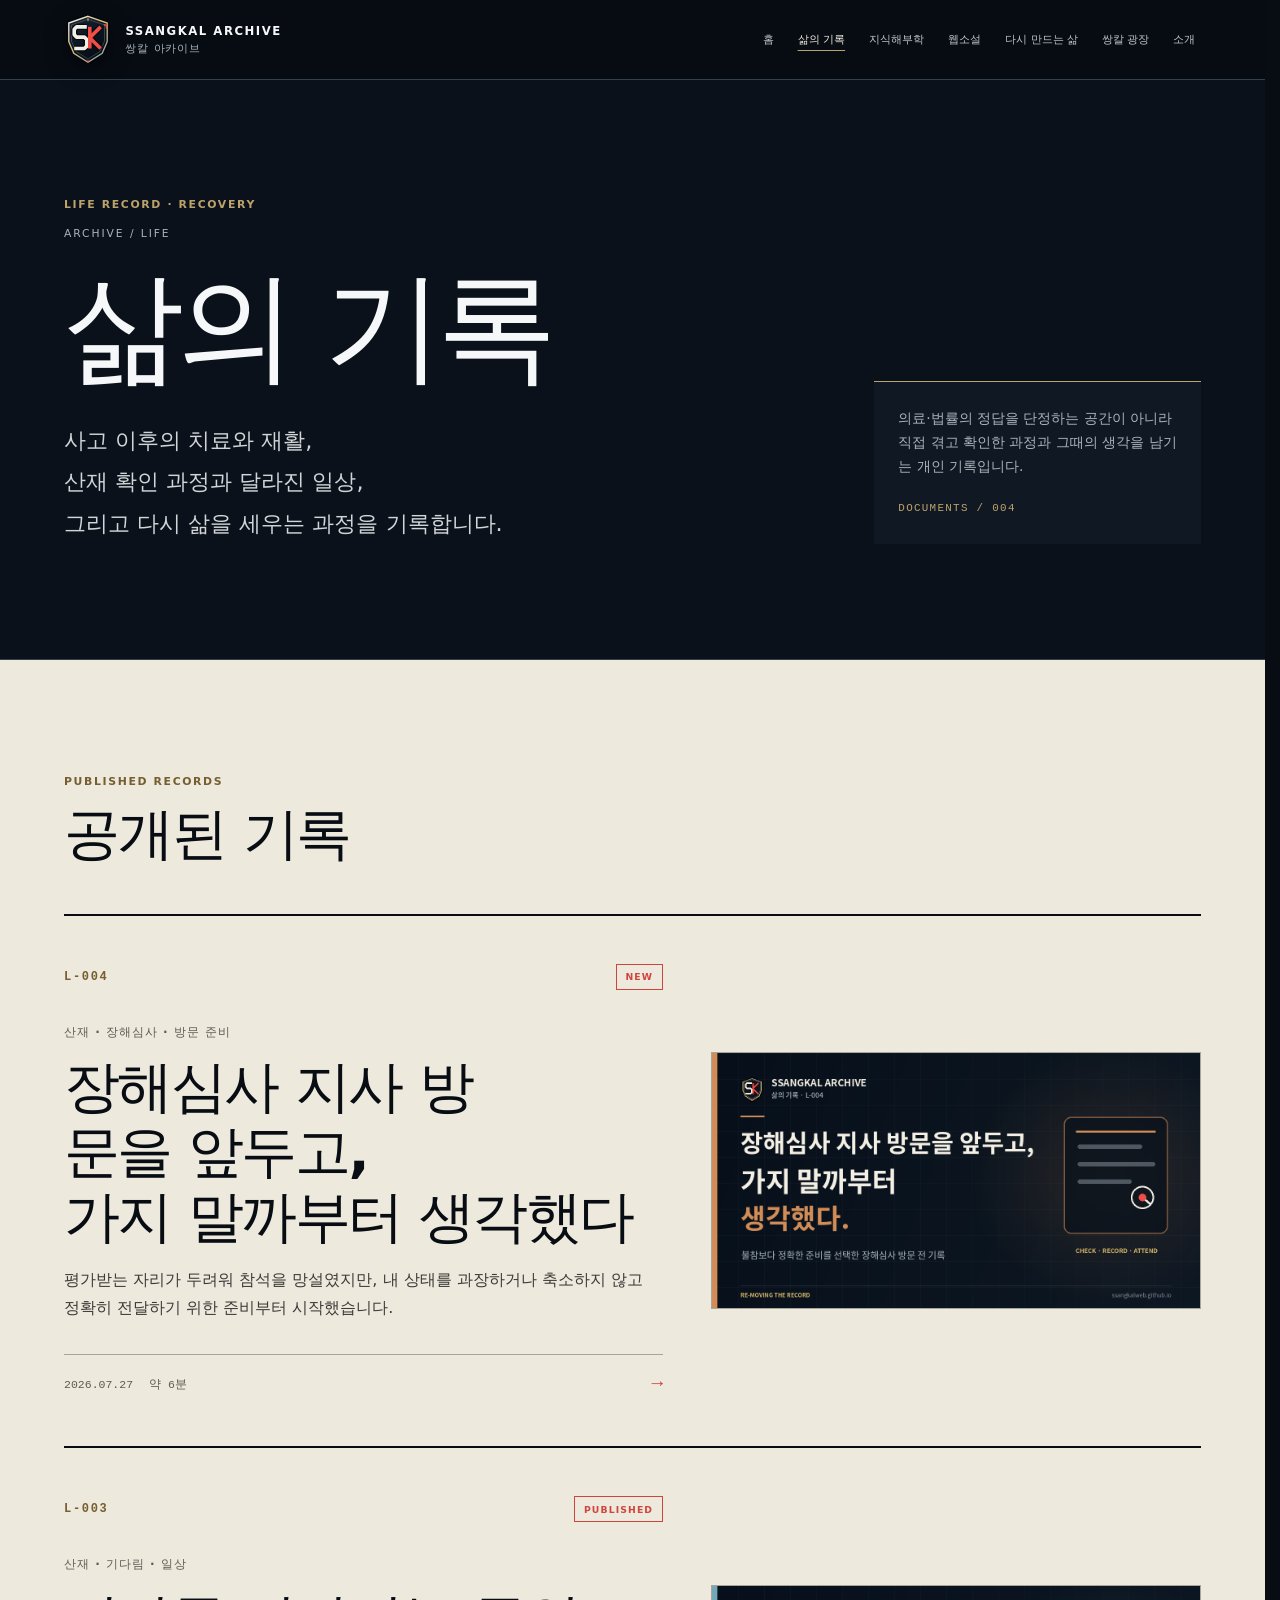
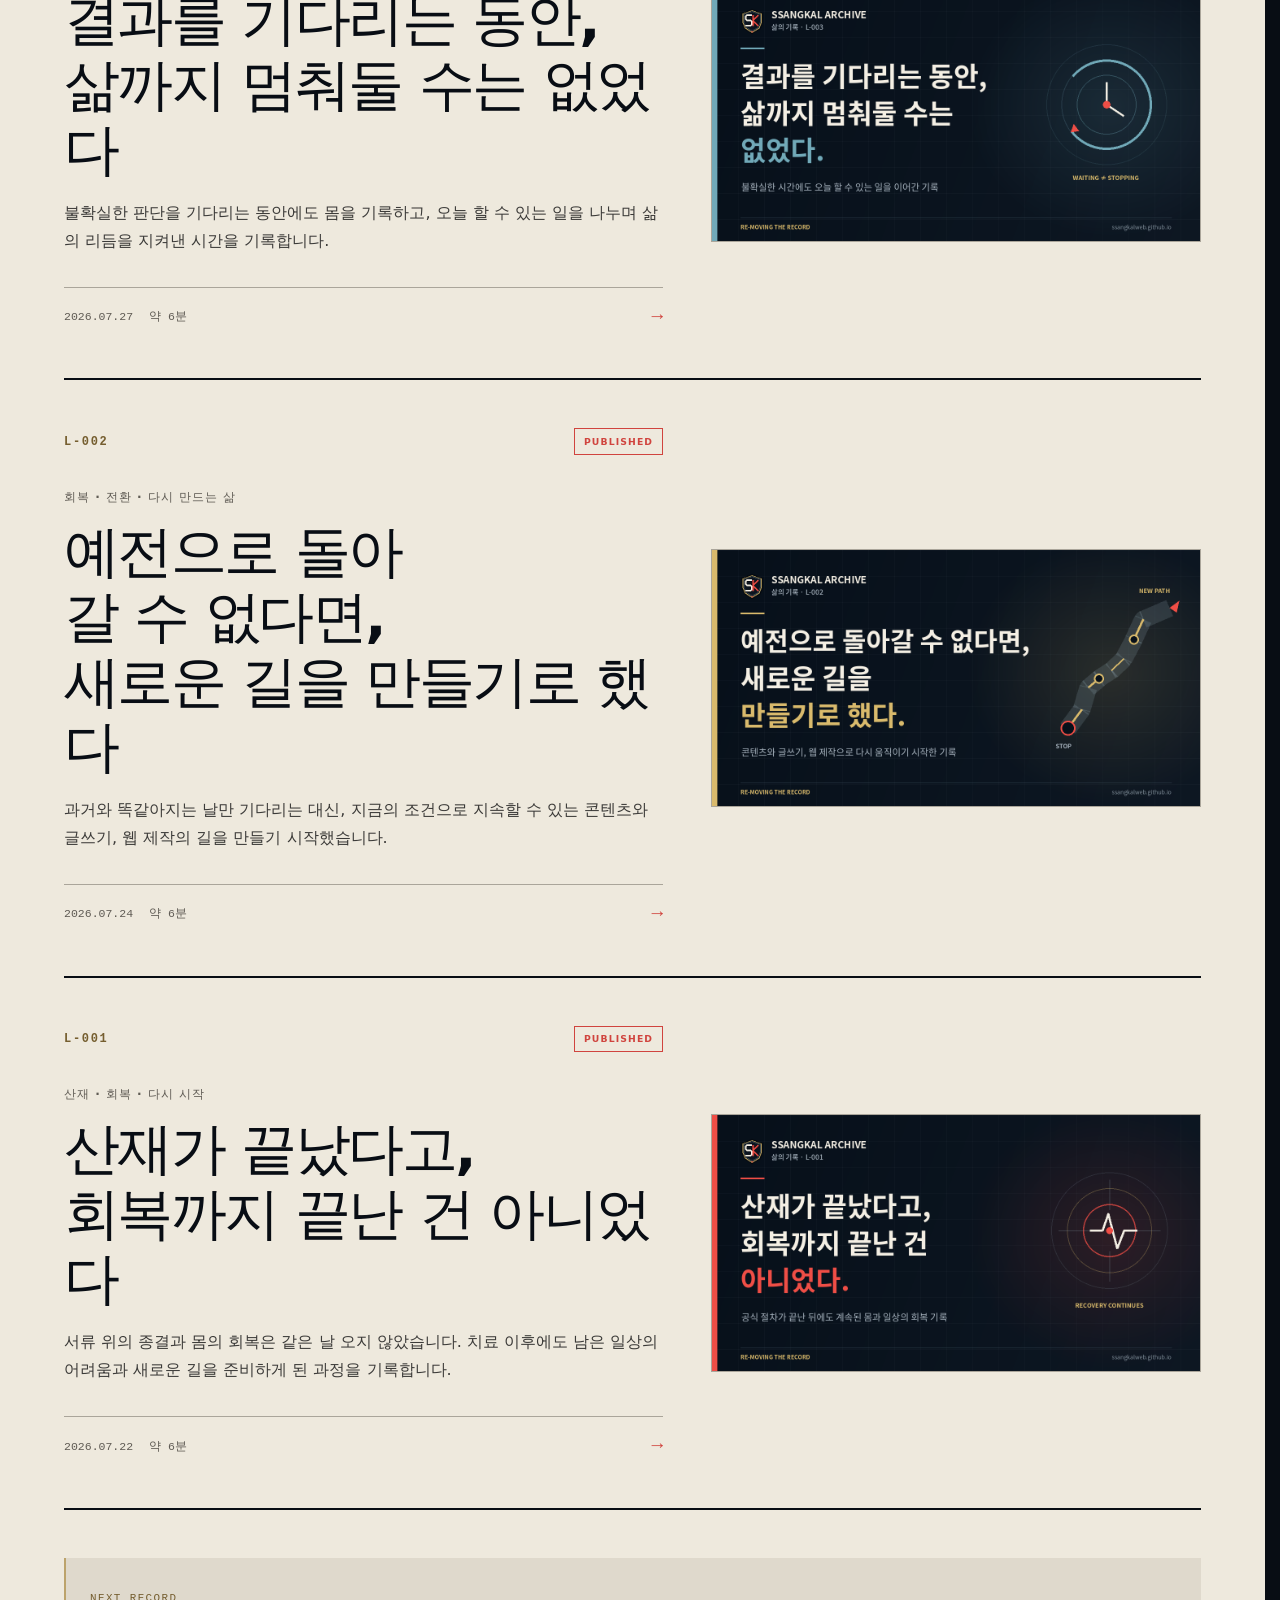
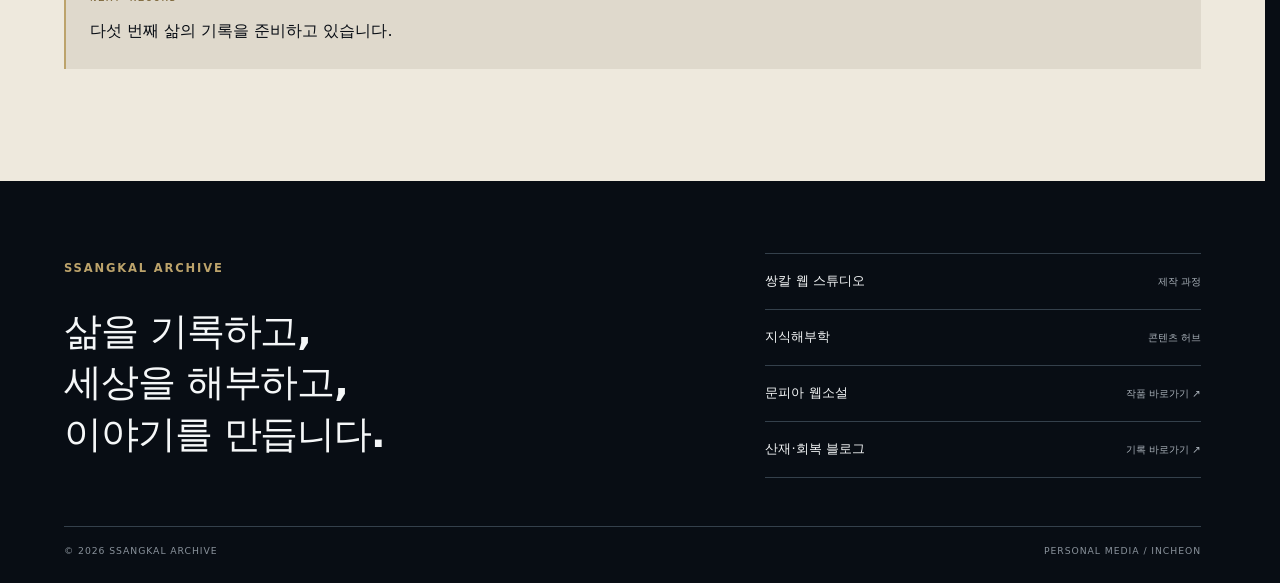
<file: life/index.html>
<!doctype html>
<html lang="ko">
<head>
  <meta charset="utf-8">
  <meta name="viewport" content="width=device-width, initial-scale=1">
  <title>삶의 기록 | 쌍칼 아카이브</title>
  <meta name="description" content="사고 이후의 치료와 재활, 산재 확인 과정, 일상의 변화와 새로운 길을 준비하는 개인 기록입니다.">
  <link rel="canonical" href="https://ssangkalweb.github.io/ssangkal-archive/life/">
  <meta property="og:type" content="website">
  <meta property="og:locale" content="ko_KR">
  <meta property="og:site_name" content="쌍칼 아카이브">
  <meta property="og:title" content="삶의 기록 | 쌍칼 아카이브">
  <meta property="og:description" content="사고 이후의 치료와 재활, 산재 확인 과정, 일상의 변화와 새로운 길을 준비하는 개인 기록입니다.">
  <meta property="og:url" content="https://ssangkalweb.github.io/ssangkal-archive/life/">
  <meta property="og:image" content="https://ssangkalweb.github.io/ssangkal-archive/og-archive.png">
  <meta property="og:image:width" content="1200">
  <meta property="og:image:height" content="630">
  <meta name="twitter:card" content="summary_large_image">
  <meta name="twitter:title" content="삶의 기록 | 쌍칼 아카이브">
  <meta name="twitter:description" content="사고 이후의 치료와 재활, 산재 확인 과정, 일상의 변화와 새로운 길을 준비하는 개인 기록입니다.">
  <meta name="twitter:image" content="https://ssangkalweb.github.io/ssangkal-archive/og-archive.png">
  <meta name="theme-color" content="#0a111b">
  <link rel="icon" href="../favicon.svg" type="image/svg+xml">
  <link rel="apple-touch-icon" href="../apple-touch-icon.png">
  <link rel="stylesheet" href="../style.css?v=20260727-2">
  <script defer src="../script.js?v=20260724-5"></script>
  <script type="application/ld+json">
  {
    "@context": "https://schema.org",
    "@type": "CollectionPage",
    "name": "삶의 기록",
    "description": "사고 이후의 치료와 재활, 산재 확인 과정, 일상의 변화와 새로운 길을 준비하는 개인 기록입니다.",
    "inLanguage": "ko-KR",
    "url": "https://ssangkalweb.github.io/ssangkal-archive/life/",
    "mainEntity": {
      "@type": "ItemList",
      "numberOfItems": 4,
      "itemListElement": [
        {
          "@type": "ListItem",
          "position": 1,
          "url": "https://ssangkalweb.github.io/ssangkal-archive/life/preparing-for-disability-assessment-visit.html",
          "name": "장해심사 지사 방문을 앞두고, 가지 말까부터 생각했다"
        },
        {
          "@type": "ListItem",
          "position": 2,
          "url": "https://ssangkalweb.github.io/ssangkal-archive/life/waiting-without-stopping.html",
          "name": "결과를 기다리는 동안, 삶까지 멈춰둘 수는 없었다"
        },
        {
          "@type": "ListItem",
          "position": 3,
          "url": "https://ssangkalweb.github.io/ssangkal-archive/life/building-a-new-path.html",
          "name": "예전으로 돌아갈 수 없다면, 새로운 길을 만들기로 했다"
        },
        {
          "@type": "ListItem",
          "position": 4,
          "url": "https://ssangkalweb.github.io/ssangkal-archive/life/workers-compensation-aftercare.html",
          "name": "산재가 끝났다고, 회복까지 끝난 건 아니었다"
        }
      ]
    }
  }
  </script>
</head>
<body class="collection-page">
  <a class="skip-link" href="#main-content">본문으로 바로가기</a>
  <header class="site-header" data-header>
    <div class="header-inner">
      <a class="brand" href="../" aria-label="쌍칼 아카이브 홈">
        <span class="brand-mark" aria-hidden="true"><span>SK</span></span>
        <span class="brand-name"><strong>SSANGKAL ARCHIVE</strong><small>쌍칼 아카이브</small></span>
      </a>
      <button class="menu-toggle" type="button" aria-expanded="false" aria-controls="primary-navigation" aria-label="주 메뉴 열기"><span aria-hidden="true"></span><span aria-hidden="true"></span></button>
      <nav class="primary-nav" id="primary-navigation" aria-label="주 메뉴">
        <a href="../">홈</a><a href="./" aria-current="page">삶의 기록</a><a href="../knowledge/">지식해부학</a><a href="https://library.munpia.com/OK2RFuVqomnbaxdqtLg1/novel/detail?novelId=570424" target="_blank" rel="noopener noreferrer">웹소설<span class="sr-only">(새 탭에서 열림)</span></a><a href="../#build">다시 만드는 삶</a><a href="../#square">쌍칼 광장</a><a href="../#about">소개</a>
      </nav>
    </div>
  </header>
  <main id="main-content">
    <section class="collection-hero" aria-labelledby="collection-title">
      <div>
        <p class="eyebrow">LIFE RECORD · RECOVERY</p>
        <p class="issue-number">ARCHIVE / LIFE</p>
        <h1 id="collection-title">삶의 기록</h1>
        <p class="collection-lead">사고 이후의 치료와 재활,<br>산재 확인 과정과 달라진 일상,<br>그리고 다시 삶을 세우는 과정을 기록합니다.</p>
      </div>
      <aside class="collection-note" aria-label="삶의 기록 안내">
        <p>의료·법률의 정답을 단정하는 공간이 아니라 직접 겪고 확인한 과정과 그때의 생각을 남기는 개인 기록입니다.</p>
        <strong>DOCUMENTS / 004</strong>
      </aside>
    </section>
    <section class="collection-list section-shell" aria-labelledby="published-title">
      <div class="list-heading"><p class="eyebrow">PUBLISHED RECORDS</p><h2 id="published-title">공개된 기록</h2></div>
      <article class="article-card">
        <a href="./preparing-for-disability-assessment-visit.html" aria-label="L-004 장해심사 지사 방문을 앞두고, 가지 말까부터 생각했다 읽기">
          <div class="article-card-grid">
            <img class="article-card-image" src="../og-life-004.png?v=20260727-1" width="1200" height="630" alt="" decoding="async">
            <div class="article-card-copy">
              <div class="article-card-top"><span class="record-number">L-004</span><span class="status status-red">NEW</span></div>
              <p class="article-category">산재 · 장해심사 · 방문 준비</p>
              <h3>장해심사 지사 방문을 앞두고,<br>가지 말까부터 생각했다</h3>
              <p class="article-summary">평가받는 자리가 두려워 참석을 망설였지만, 내 상태를 과장하거나 축소하지 않고 정확히 전달하기 위한 준비부터 시작했습니다.</p>
              <div class="article-card-meta"><time datetime="2026-07-27">2026.07.27</time><span>약 6분</span><span aria-hidden="true">→</span></div>
            </div>
          </div>
        </a>
      </article>
      <article class="article-card">
        <a href="./waiting-without-stopping.html" aria-label="L-003 결과를 기다리는 동안, 삶까지 멈춰둘 수는 없었다 읽기">
          <div class="article-card-grid">
            <img class="article-card-image" src="../og-life-003.png?v=20260727-2" width="1200" height="630" alt="" decoding="async">
            <div class="article-card-copy">
              <div class="article-card-top"><span class="record-number">L-003</span><span class="status status-red">PUBLISHED</span></div>
              <p class="article-category">산재 · 기다림 · 일상</p>
              <h3>결과를 기다리는 동안,<br>삶까지 멈춰둘 수는 없었다</h3>
              <p class="article-summary">불확실한 판단을 기다리는 동안에도 몸을 기록하고, 오늘 할 수 있는 일을 나누며 삶의 리듬을 지켜낸 시간을 기록합니다.</p>
              <div class="article-card-meta"><time datetime="2026-07-27">2026.07.27</time><span>약 6분</span><span aria-hidden="true">→</span></div>
            </div>
          </div>
        </a>
      </article>
      <article class="article-card">
        <a href="./building-a-new-path.html" aria-label="L-002 예전으로 돌아갈 수 없다면, 새로운 길을 만들기로 했다 읽기">
          <div class="article-card-grid">
            <img class="article-card-image" src="../og-life-002.png" width="1200" height="630" alt="" loading="lazy" decoding="async">
            <div class="article-card-copy">
              <div class="article-card-top"><span class="record-number">L-002</span><span class="status status-red">PUBLISHED</span></div>
              <p class="article-category">회복 · 전환 · 다시 만드는 삶</p>
              <h3>예전으로 돌아갈 수 없다면,<br>새로운 길을 만들기로 했다</h3>
              <p class="article-summary">과거와 똑같아지는 날만 기다리는 대신, 지금의 조건으로 지속할 수 있는 콘텐츠와 글쓰기, 웹 제작의 길을 만들기 시작했습니다.</p>
              <div class="article-card-meta"><time datetime="2026-07-24">2026.07.24</time><span>약 6분</span><span aria-hidden="true">→</span></div>
            </div>
          </div>
        </a>
      </article>
      <article class="article-card">
        <a href="./workers-compensation-aftercare.html" aria-label="L-001 산재가 끝났다고, 회복까지 끝난 건 아니었다 읽기">
          <div class="article-card-grid">
            <img class="article-card-image" src="../og-life-001.png" width="1200" height="630" alt="" loading="lazy" decoding="async">
            <div class="article-card-copy">
              <div class="article-card-top"><span class="record-number">L-001</span><span class="status status-red">PUBLISHED</span></div>
              <p class="article-category">산재 · 회복 · 다시 시작</p>
              <h3>산재가 끝났다고,<br>회복까지 끝난 건 아니었다</h3>
              <p class="article-summary">서류 위의 종결과 몸의 회복은 같은 날 오지 않았습니다. 치료 이후에도 남은 일상의 어려움과 새로운 길을 준비하게 된 과정을 기록합니다.</p>
              <div class="article-card-meta"><time datetime="2026-07-22">2026.07.22</time><span>약 6분</span><span aria-hidden="true">→</span></div>
            </div>
          </div>
        </a>
      </article>
      <div class="next-record"><strong>NEXT RECORD</strong><p>다섯 번째 삶의 기록을 준비하고 있습니다.</p></div>
    </section>
  </main>
  <footer class="site-footer">
    <div class="footer-primary"><div><strong>SSANGKAL ARCHIVE</strong><p>삶을 기록하고,<br>세상을 해부하고,<br>이야기를 만듭니다.</p></div><nav aria-label="하단 메뉴"><a href="../#build">쌍칼 웹 스튜디오 <small>제작 과정</small></a><a href="../knowledge/">지식해부학 <small>콘텐츠 허브</small></a><a href="https://library.munpia.com/OK2RFuVqomnbaxdqtLg1/novel/detail?novelId=570424" target="_blank" rel="noopener noreferrer">문피아 웹소설 <small>작품 바로가기 ↗</small><span class="sr-only">(새 탭에서 열림)</span></a><a href="https://ssangkal.tistory.com/" target="_blank" rel="noopener noreferrer">산재·회복 블로그 <small>기록 바로가기 ↗</small><span class="sr-only">(새 탭에서 열림)</span></a></nav></div>
    <div class="footer-bottom"><span>© <span id="current-year">2026</span> SSANGKAL ARCHIVE</span><span>PERSONAL MEDIA / INCHEON</span></div>
  </footer>
</body>
</html>
</file>
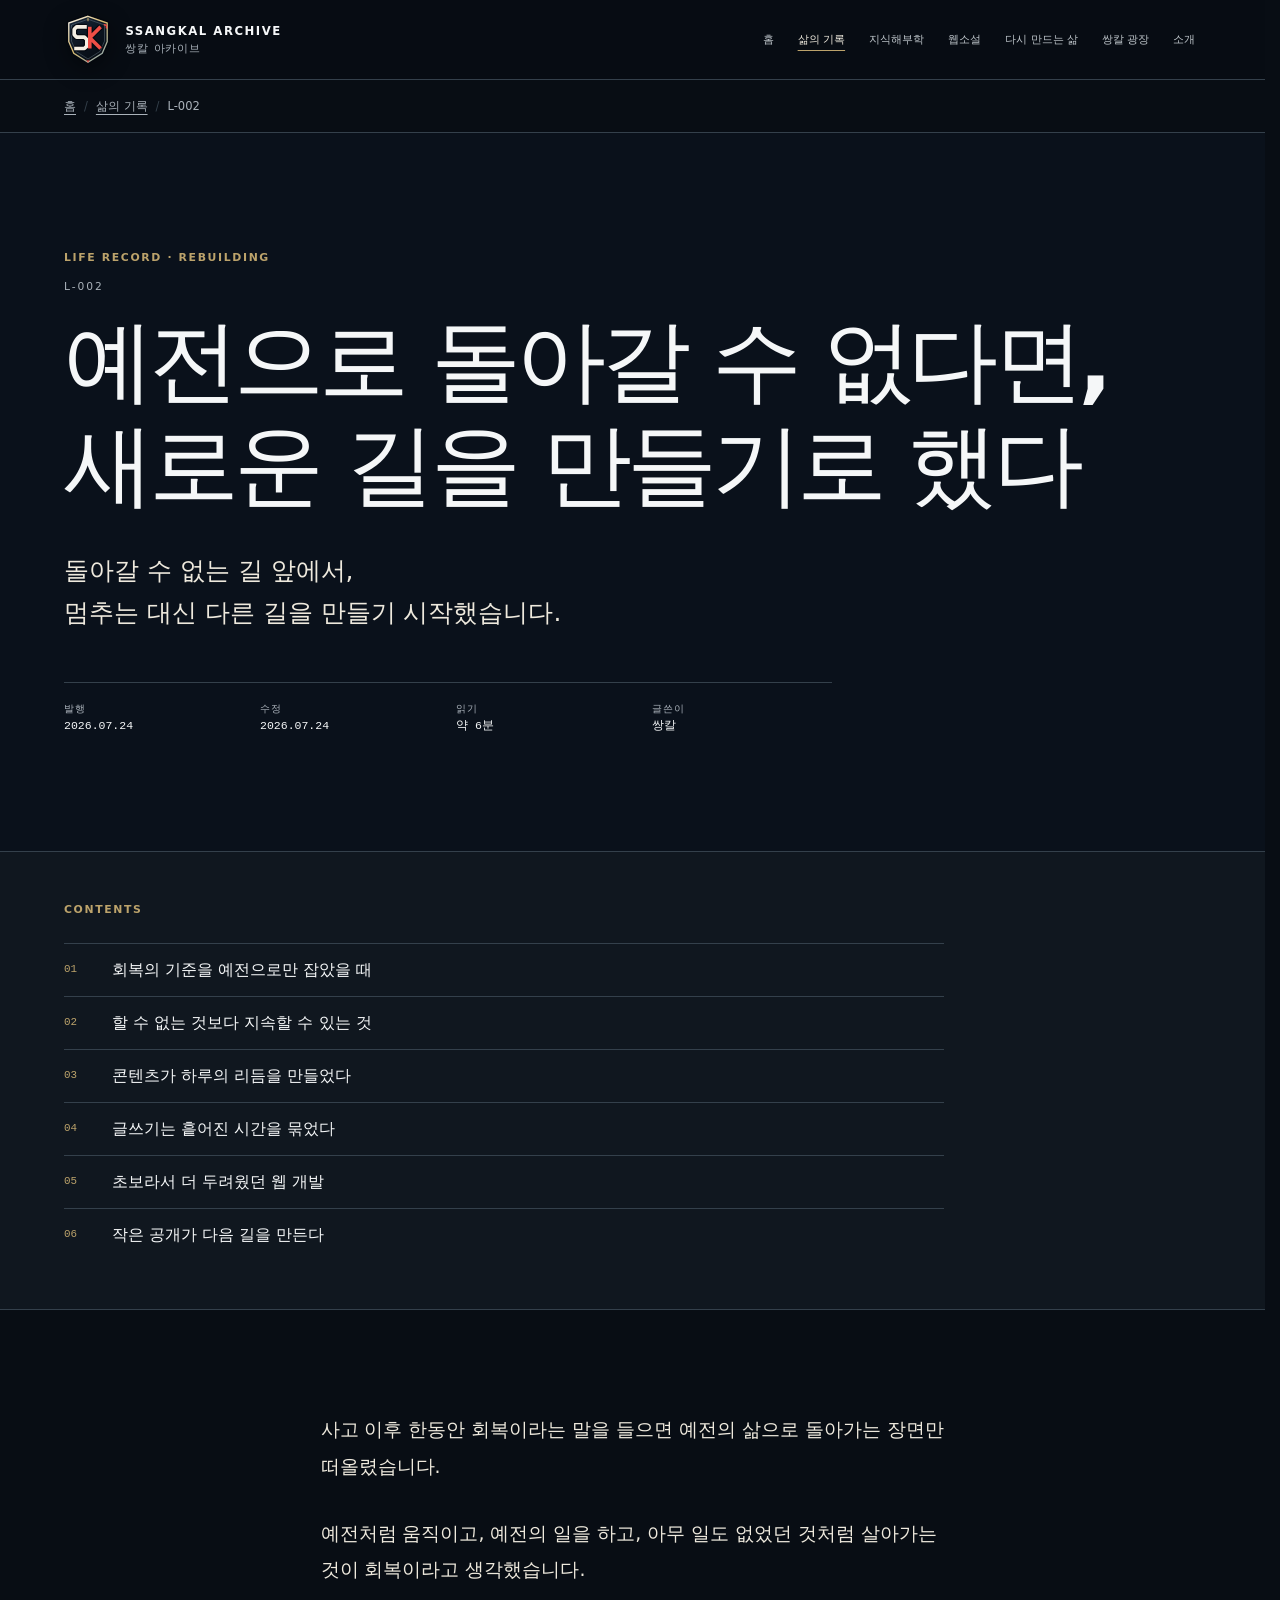
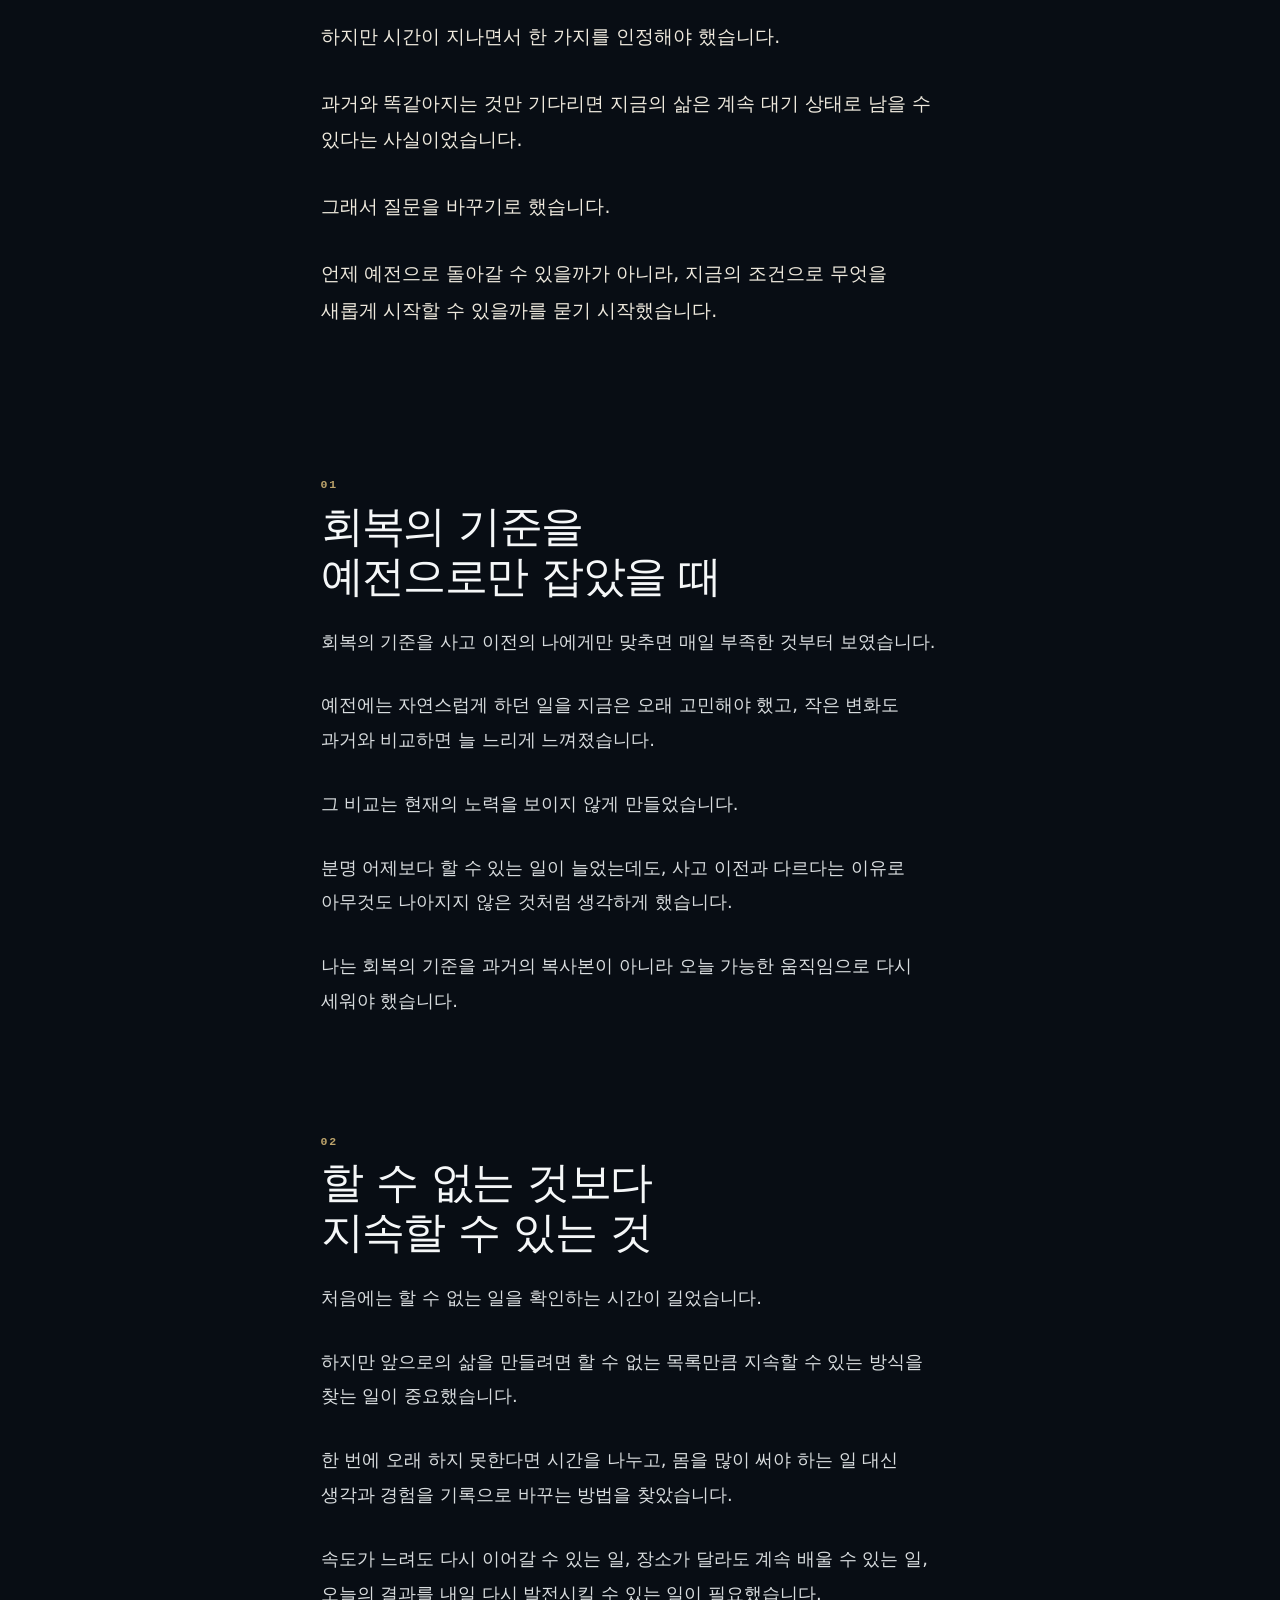
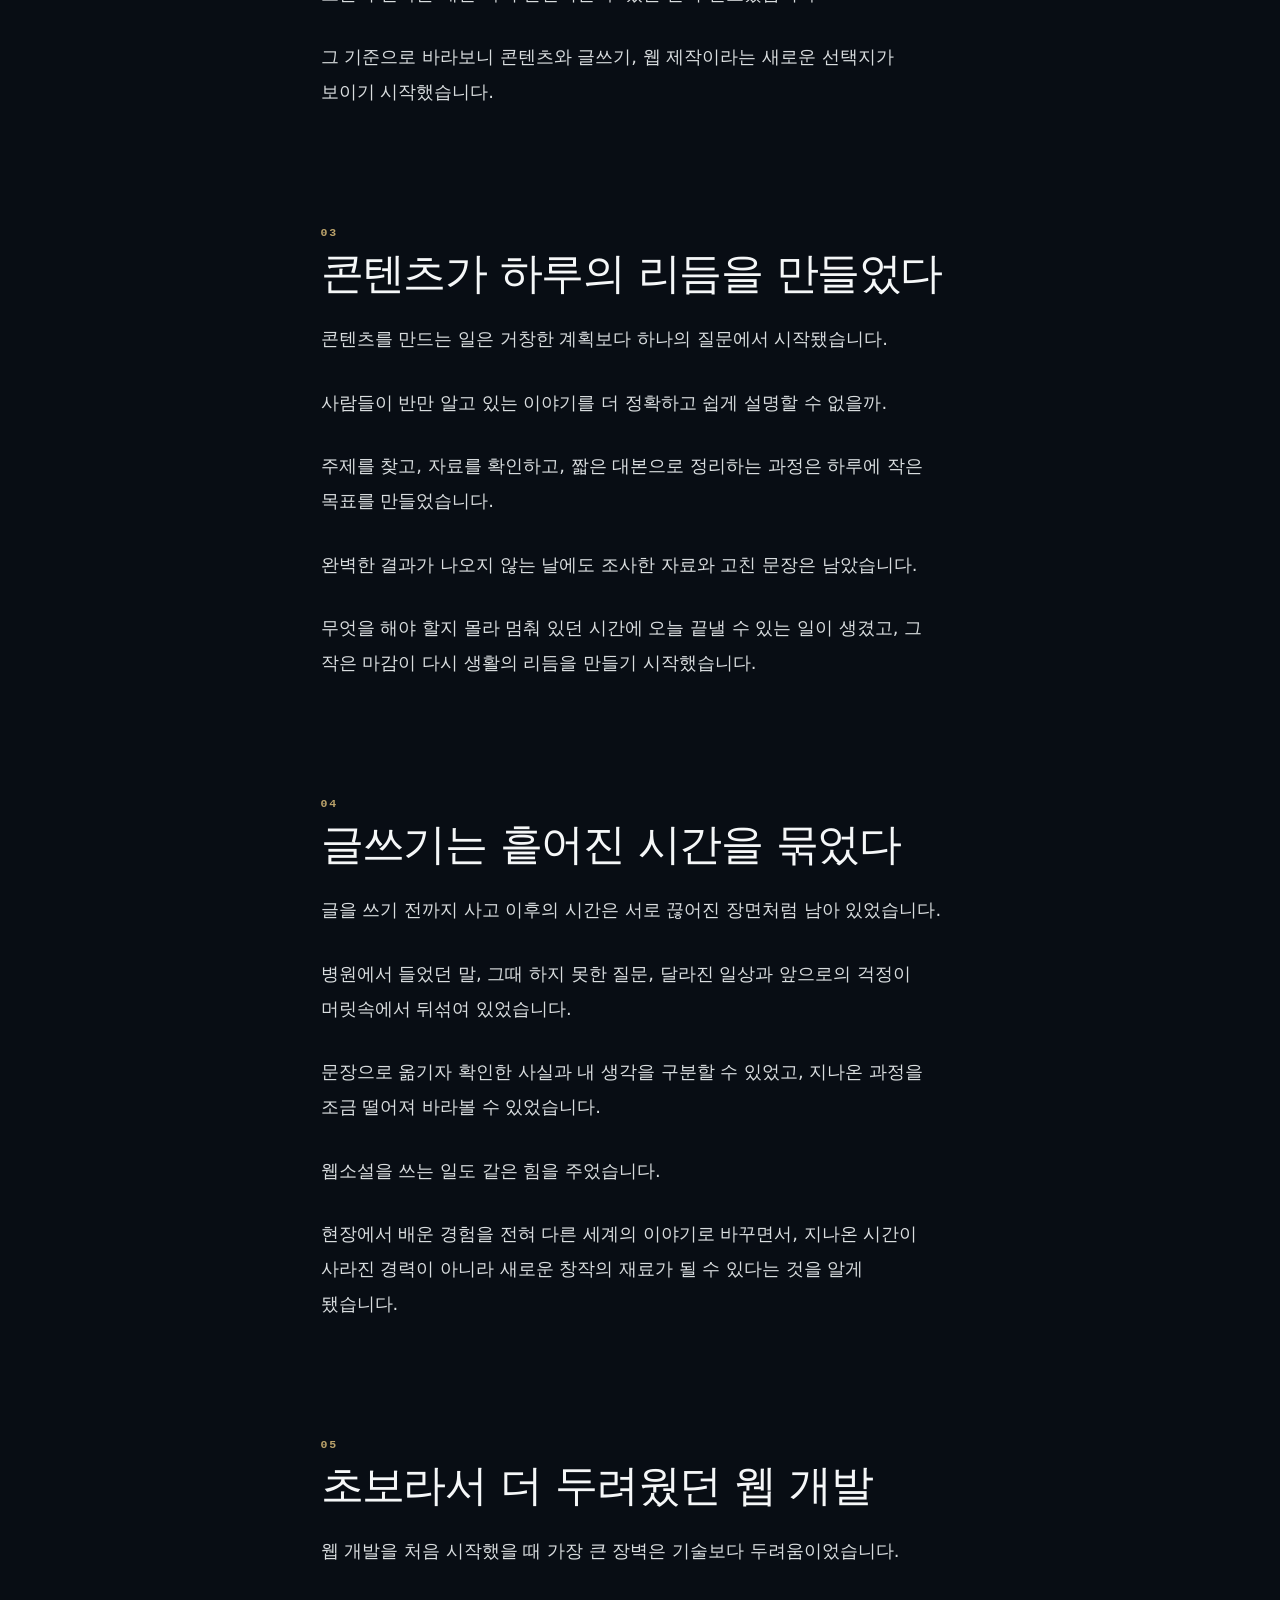
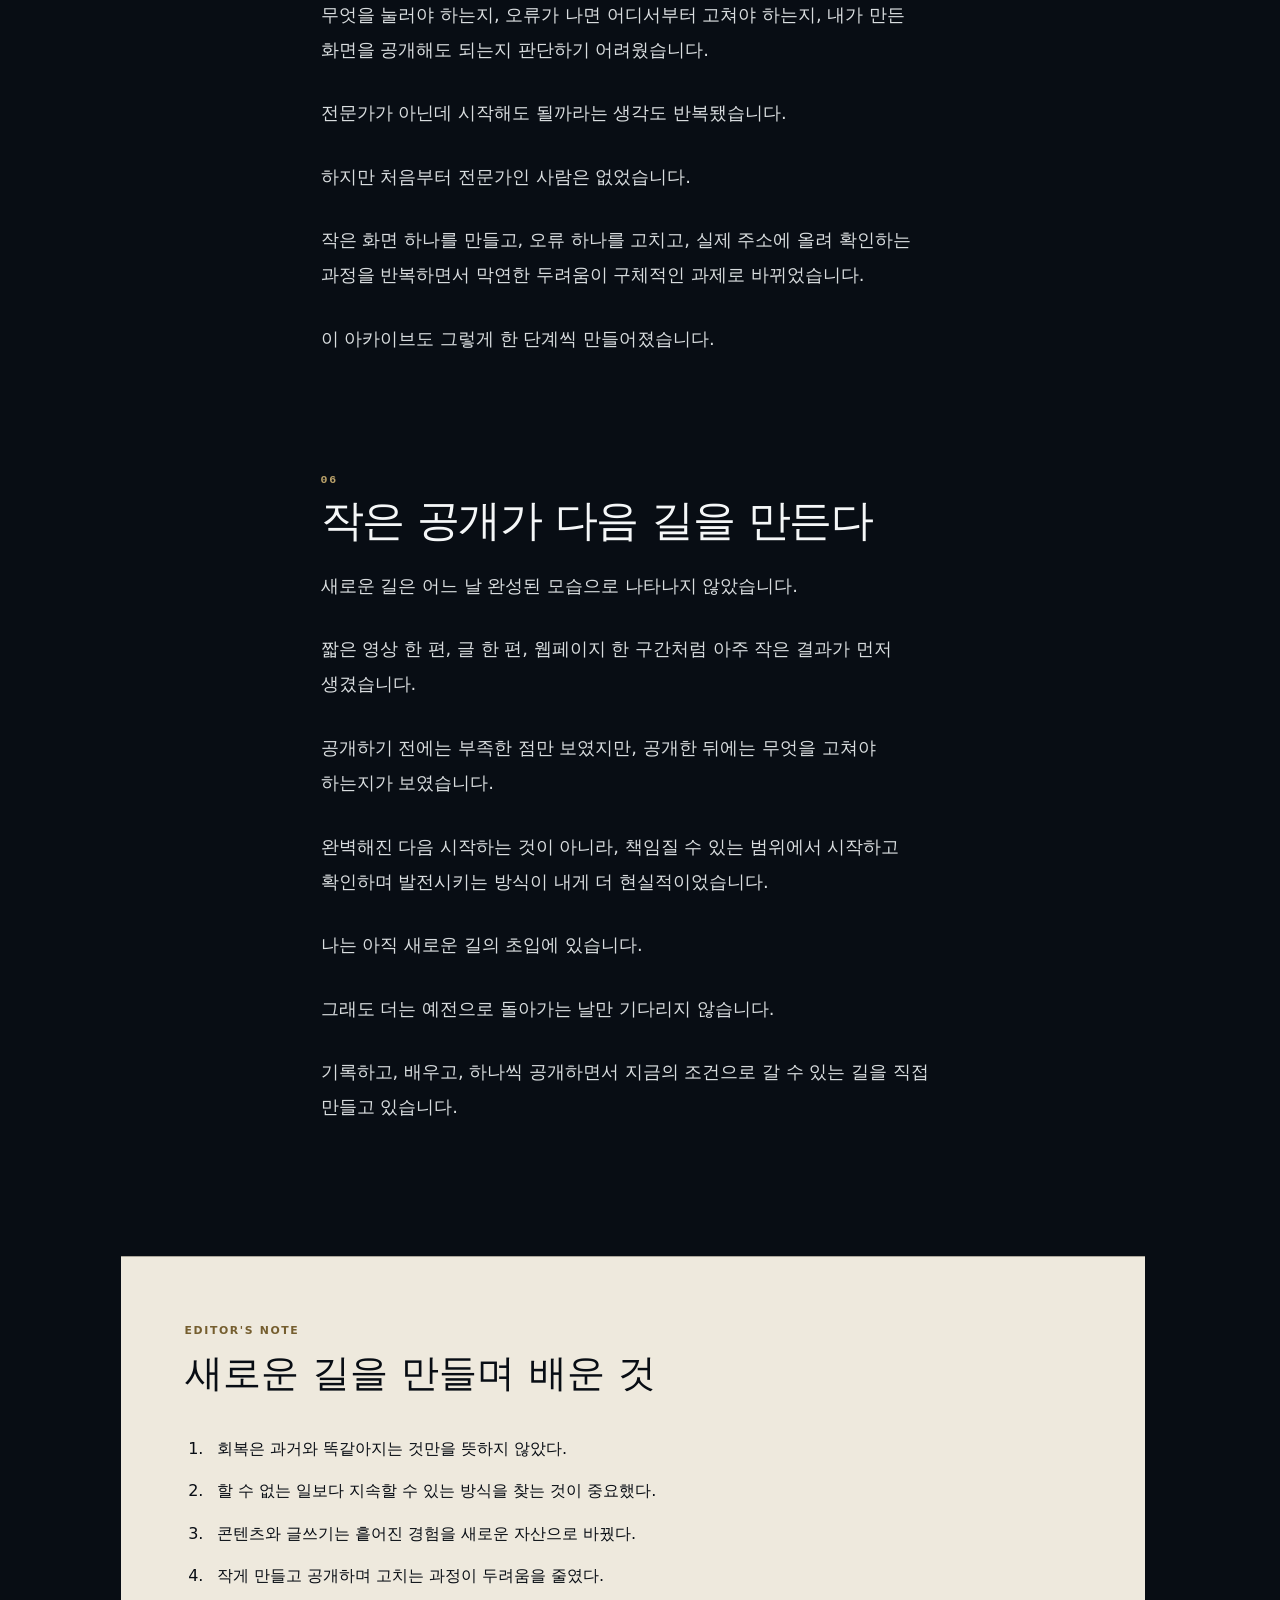
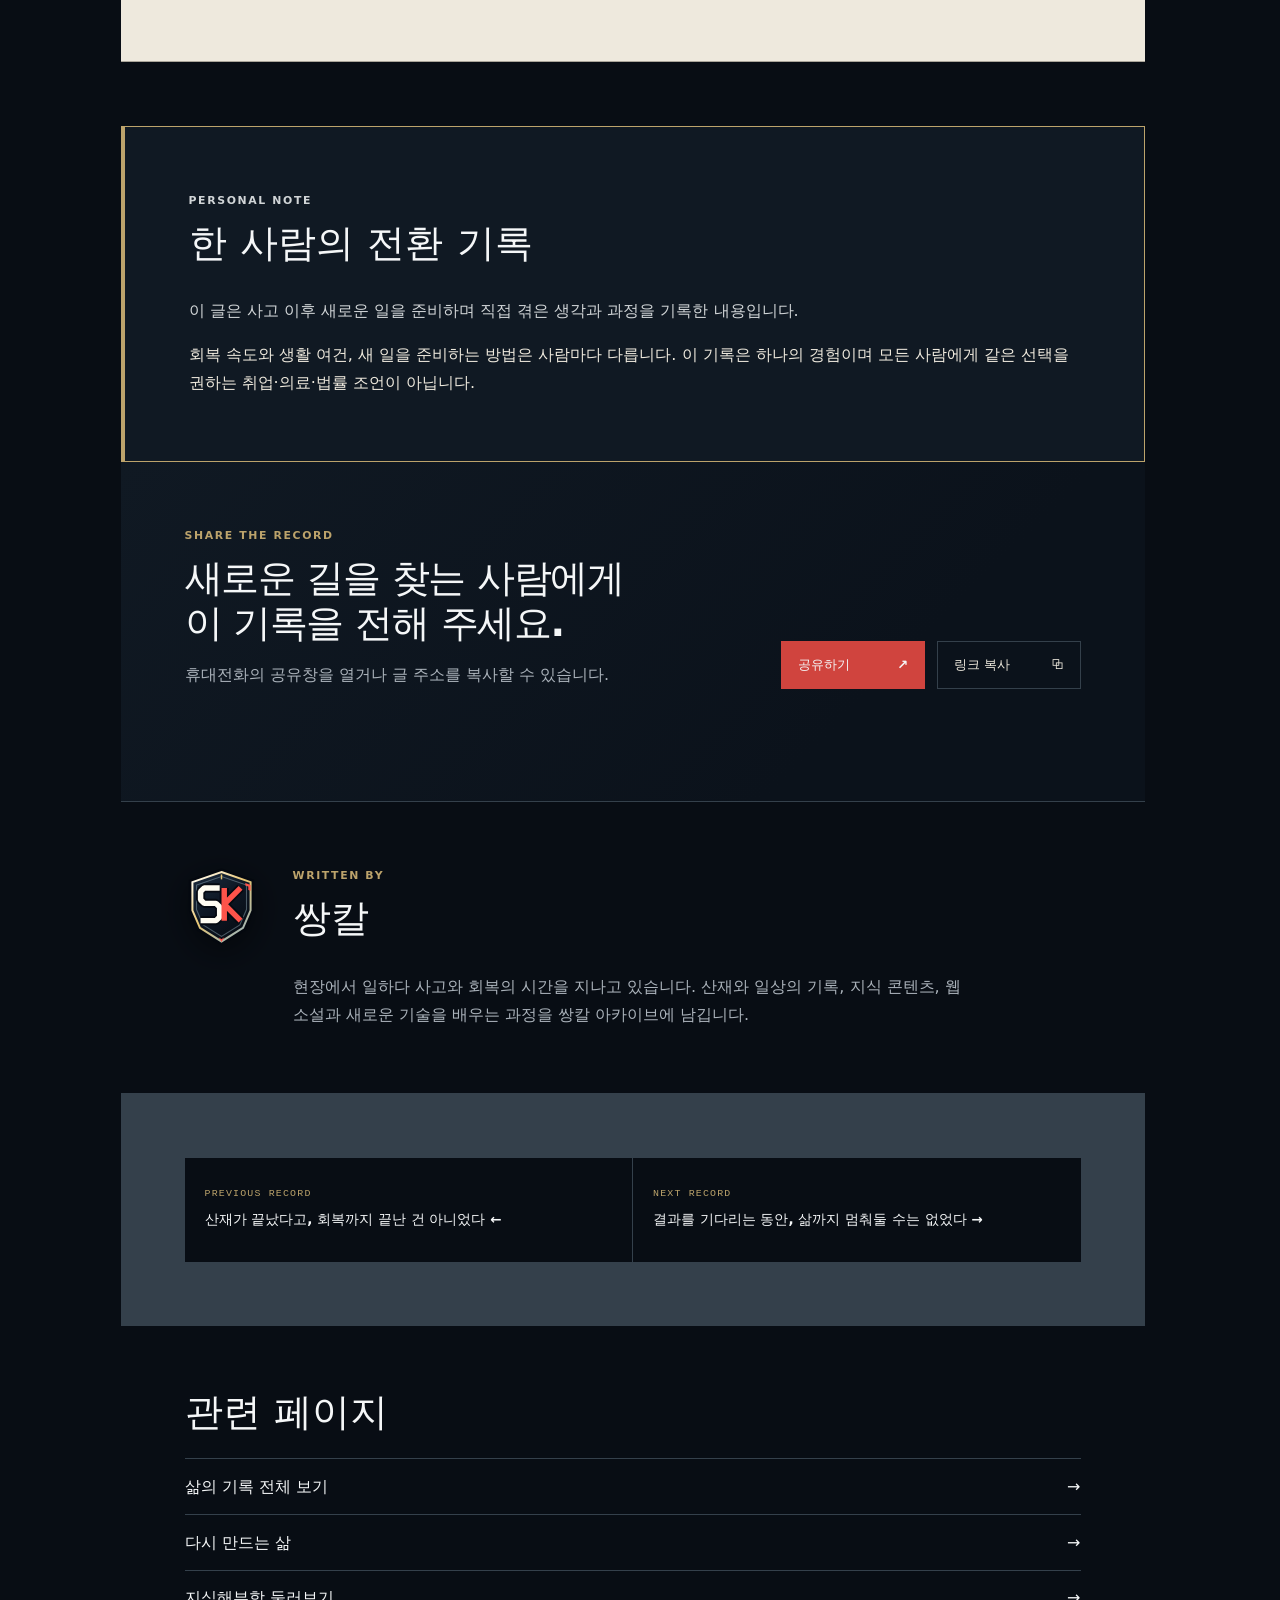
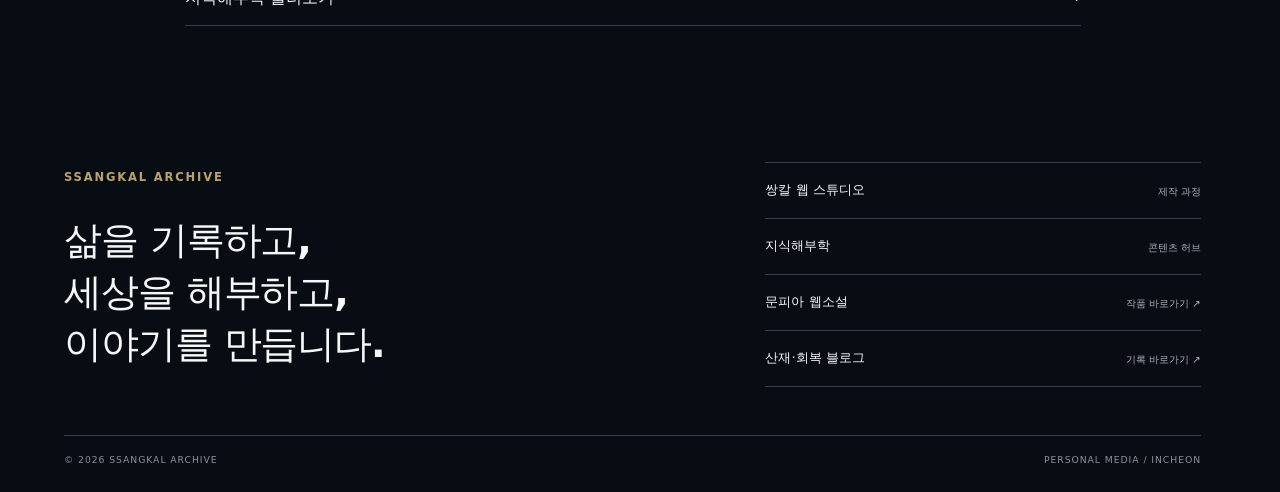
<file: life/building-a-new-path.html>
<!doctype html>
<html lang="ko">
<head>
  <meta charset="utf-8">
  <meta name="viewport" content="width=device-width, initial-scale=1">
  <title>예전으로 돌아갈 수 없다면, 새로운 길을 만들기로 했다 | 삶의 기록 | 쌍칼 아카이브</title>
  <meta name="description" content="사고 이전의 일로 돌아가는 것만이 회복은 아니었습니다. 달라진 조건 안에서 콘텐츠, 글쓰기와 웹 개발을 배우며 새로운 길을 만드는 과정을 기록합니다.">
  <link rel="canonical" href="https://ssangkalweb.github.io/ssangkal-archive/life/building-a-new-path.html">
  <meta property="og:type" content="article">
  <meta property="og:locale" content="ko_KR">
  <meta property="og:site_name" content="쌍칼 아카이브">
  <meta property="og:title" content="예전으로 돌아갈 수 없다면, 새로운 길을 만들기로 했다">
  <meta property="og:description" content="달라진 조건 안에서 콘텐츠, 글쓰기와 웹 개발을 배우며 새로운 길을 만드는 과정을 기록합니다.">
  <meta property="og:url" content="https://ssangkalweb.github.io/ssangkal-archive/life/building-a-new-path.html">
  <meta property="og:image" content="https://ssangkalweb.github.io/ssangkal-archive/og-life-002.png">
  <meta property="og:image:secure_url" content="https://ssangkalweb.github.io/ssangkal-archive/og-life-002.png">
  <meta property="og:image:type" content="image/png">
  <meta property="og:image:width" content="1200">
  <meta property="og:image:height" content="630">
  <meta property="og:image:alt" content="예전으로 돌아갈 수 없다면, 새로운 길을 만들기로 했다 — 쌍칼 아카이브 삶의 기록 L-002">
  <meta name="twitter:card" content="summary_large_image">
  <meta name="twitter:title" content="예전으로 돌아갈 수 없다면, 새로운 길을 만들기로 했다">
  <meta name="twitter:description" content="예전으로 돌아가는 대신, 지금의 조건으로 지속할 수 있는 새로운 일을 만들기 시작했습니다.">
  <meta name="twitter:image" content="https://ssangkalweb.github.io/ssangkal-archive/og-life-002.png">
  <meta name="twitter:image:alt" content="예전으로 돌아갈 수 없다면, 새로운 길을 만들기로 했다 — 쌍칼 아카이브 삶의 기록 L-002">
  <meta property="article:published_time" content="2026-07-24">
  <meta property="article:modified_time" content="2026-07-24">
  <meta property="article:section" content="다시 만드는 삶">
  <meta name="theme-color" content="#0a111b">
  <link rel="icon" href="../favicon.svg" type="image/svg+xml">
  <link rel="apple-touch-icon" href="../apple-touch-icon.png">
  <link rel="stylesheet" href="../style.css?v=20260727-2">
  <script defer src="../script.js?v=20260724-5"></script>
  <script type="application/ld+json">
  {
    "@context": "https://schema.org",
    "@type": "Article",
    "headline": "예전으로 돌아갈 수 없다면, 새로운 길을 만들기로 했다",
    "description": "사고 이전의 일로 돌아가는 것만이 회복은 아니었습니다. 달라진 조건 안에서 콘텐츠, 글쓰기와 웹 개발을 배우며 새로운 길을 만드는 과정을 기록합니다.",
    "datePublished": "2026-07-24",
    "dateModified": "2026-07-24",
    "inLanguage": "ko-KR",
    "articleSection": "다시 만드는 삶",
    "author": {
      "@type": "Person",
      "name": "쌍칼",
      "url": "https://ssangkalweb.github.io/ssangkal-archive/"
    },
    "image": "https://ssangkalweb.github.io/ssangkal-archive/og-life-002.png",
    "mainEntityOfPage": "https://ssangkalweb.github.io/ssangkal-archive/life/building-a-new-path.html",
    "url": "https://ssangkalweb.github.io/ssangkal-archive/life/building-a-new-path.html"
  }
  </script>
</head>
<body class="article-page">
  <a class="skip-link" href="#main-content">본문으로 바로가기</a>
  <header class="site-header" data-header>
    <div class="header-inner">
      <a class="brand" href="../" aria-label="쌍칼 아카이브 홈"><span class="brand-mark" aria-hidden="true"><span>SK</span></span><span class="brand-name"><strong>SSANGKAL ARCHIVE</strong><small>쌍칼 아카이브</small></span></a>
      <button class="menu-toggle" type="button" aria-expanded="false" aria-controls="primary-navigation" aria-label="주 메뉴 열기"><span aria-hidden="true"></span><span aria-hidden="true"></span></button>
      <nav class="primary-nav" id="primary-navigation" aria-label="주 메뉴"><a href="../">홈</a><a href="./" aria-current="page">삶의 기록</a><a href="../knowledge/">지식해부학</a><a href="https://library.munpia.com/OK2RFuVqomnbaxdqtLg1/novel/detail?novelId=570424" target="_blank" rel="noopener noreferrer">웹소설<span class="sr-only">(새 탭에서 열림)</span></a><a href="../#build">다시 만드는 삶</a><a href="../#square">쌍칼 광장</a><a href="../#about">소개</a></nav>
    </div>
  </header>
  <main id="main-content">
    <nav class="breadcrumb" aria-label="현재 위치"><ol><li><a href="../">홈</a></li><li><a href="./">삶의 기록</a></li><li aria-current="page">L-002</li></ol></nav>
    <article class="longform-article">
      <header class="article-header">
        <p class="eyebrow">LIFE RECORD · REBUILDING</p>
        <p class="issue-number">L-002</p>
        <h1 class="title-wide">예전으로 돌아갈 수 없다면,<br>새로운 길을 만들기로 했다</h1>
        <p class="article-deck">돌아갈 수 없는 길 앞에서,<br>멈추는 대신 다른 길을 만들기 시작했습니다.</p>
        <dl class="article-meta"><div><dt>발행</dt><dd><time datetime="2026-07-24">2026.07.24</time></dd></div><div><dt>수정</dt><dd><time datetime="2026-07-24">2026.07.24</time></dd></div><div><dt>읽기</dt><dd>약 6분</dd></div><div><dt>글쓴이</dt><dd>쌍칼</dd></div></dl>
      </header>

      <nav class="table-of-contents" aria-labelledby="toc-title">
        <p class="eyebrow" id="toc-title">CONTENTS</p>
        <ol>
          <li><a href="#section-01"><span>01</span> 회복의 기준을 예전으로만 잡았을 때</a></li>
          <li><a href="#section-02"><span>02</span> 할 수 없는 것보다 지속할 수 있는 것</a></li>
          <li><a href="#section-03"><span>03</span> 콘텐츠가 하루의 리듬을 만들었다</a></li>
          <li><a href="#section-04"><span>04</span> 글쓰기는 흩어진 시간을 묶었다</a></li>
          <li><a href="#section-05"><span>05</span> 초보라서 더 두려웠던 웹 개발</a></li>
          <li><a href="#section-06"><span>06</span> 작은 공개가 다음 길을 만든다</a></li>
        </ol>
      </nav>

      <div class="article-body">
        <div class="article-intro">
          <p>사고 이후 한동안 회복이라는 말을 들으면 예전의 삶으로 돌아가는 장면만 떠올렸습니다.</p>
          <p>예전처럼 움직이고, 예전의 일을 하고, 아무 일도 없었던 것처럼 살아가는 것이 회복이라고 생각했습니다.</p>
          <p>하지만 시간이 지나면서 한 가지를 인정해야 했습니다.</p>
          <p>과거와 똑같아지는 것만 기다리면 지금의 삶은 계속 대기 상태로 남을 수 있다는 사실이었습니다.</p>
          <p>그래서 질문을 바꾸기로 했습니다.</p>
          <p>언제 예전으로 돌아갈 수 있을까가 아니라, 지금의 조건으로 무엇을 새롭게 시작할 수 있을까를 묻기 시작했습니다.</p>
        </div>

        <section id="section-01">
          <p class="section-number">01</p>
          <h2>회복의 기준을 예전으로만 잡았을 때</h2>
          <p>회복의 기준을 사고 이전의 나에게만 맞추면 매일 부족한 것부터 보였습니다.</p>
          <p>예전에는 자연스럽게 하던 일을 지금은 오래 고민해야 했고, 작은 변화도 과거와 비교하면 늘 느리게 느껴졌습니다.</p>
          <p>그 비교는 현재의 노력을 보이지 않게 만들었습니다.</p>
          <p>분명 어제보다 할 수 있는 일이 늘었는데도, 사고 이전과 다르다는 이유로 아무것도 나아지지 않은 것처럼 생각하게 했습니다.</p>
          <p>나는 회복의 기준을 과거의 복사본이 아니라 오늘 가능한 움직임으로 다시 세워야 했습니다.</p>
        </section>

        <section id="section-02">
          <p class="section-number">02</p>
          <h2>할 수 없는 것보다 지속할 수 있는 것</h2>
          <p>처음에는 할 수 없는 일을 확인하는 시간이 길었습니다.</p>
          <p>하지만 앞으로의 삶을 만들려면 할 수 없는 목록만큼 지속할 수 있는 방식을 찾는 일이 중요했습니다.</p>
          <p>한 번에 오래 하지 못한다면 시간을 나누고, 몸을 많이 써야 하는 일 대신 생각과 경험을 기록으로 바꾸는 방법을 찾았습니다.</p>
          <p>속도가 느려도 다시 이어갈 수 있는 일, 장소가 달라도 계속 배울 수 있는 일, 오늘의 결과를 내일 다시 발전시킬 수 있는 일이 필요했습니다.</p>
          <p>그 기준으로 바라보니 콘텐츠와 글쓰기, 웹 제작이라는 새로운 선택지가 보이기 시작했습니다.</p>
        </section>

        <section id="section-03">
          <p class="section-number">03</p>
          <h2>콘텐츠가 하루의 리듬을 만들었다</h2>
          <p>콘텐츠를 만드는 일은 거창한 계획보다 하나의 질문에서 시작됐습니다.</p>
          <p>사람들이 반만 알고 있는 이야기를 더 정확하고 쉽게 설명할 수 없을까.</p>
          <p>주제를 찾고, 자료를 확인하고, 짧은 대본으로 정리하는 과정은 하루에 작은 목표를 만들었습니다.</p>
          <p>완벽한 결과가 나오지 않는 날에도 조사한 자료와 고친 문장은 남았습니다.</p>
          <p>무엇을 해야 할지 몰라 멈춰 있던 시간에 오늘 끝낼 수 있는 일이 생겼고, 그 작은 마감이 다시 생활의 리듬을 만들기 시작했습니다.</p>
        </section>

        <section id="section-04">
          <p class="section-number">04</p>
          <h2>글쓰기는 흩어진 시간을 묶었다</h2>
          <p>글을 쓰기 전까지 사고 이후의 시간은 서로 끊어진 장면처럼 남아 있었습니다.</p>
          <p>병원에서 들었던 말, 그때 하지 못한 질문, 달라진 일상과 앞으로의 걱정이 머릿속에서 뒤섞여 있었습니다.</p>
          <p>문장으로 옮기자 확인한 사실과 내 생각을 구분할 수 있었고, 지나온 과정을 조금 떨어져 바라볼 수 있었습니다.</p>
          <p>웹소설을 쓰는 일도 같은 힘을 주었습니다.</p>
          <p>현장에서 배운 경험을 전혀 다른 세계의 이야기로 바꾸면서, 지나온 시간이 사라진 경력이 아니라 새로운 창작의 재료가 될 수 있다는 것을 알게 됐습니다.</p>
        </section>

        <section id="section-05">
          <p class="section-number">05</p>
          <h2>초보라서 더 두려웠던 웹 개발</h2>
          <p>웹 개발을 처음 시작했을 때 가장 큰 장벽은 기술보다 두려움이었습니다.</p>
          <p>무엇을 눌러야 하는지, 오류가 나면 어디서부터 고쳐야 하는지, 내가 만든 화면을 공개해도 되는지 판단하기 어려웠습니다.</p>
          <p>전문가가 아닌데 시작해도 될까라는 생각도 반복됐습니다.</p>
          <p>하지만 처음부터 전문가인 사람은 없었습니다.</p>
          <p>작은 화면 하나를 만들고, 오류 하나를 고치고, 실제 주소에 올려 확인하는 과정을 반복하면서 막연한 두려움이 구체적인 과제로 바뀌었습니다.</p>
          <p>이 아카이브도 그렇게 한 단계씩 만들어졌습니다.</p>
        </section>

        <section id="section-06">
          <p class="section-number">06</p>
          <h2>작은 공개가 다음 길을 만든다</h2>
          <p>새로운 길은 어느 날 완성된 모습으로 나타나지 않았습니다.</p>
          <p>짧은 영상 한 편, 글 한 편, 웹페이지 한 구간처럼 아주 작은 결과가 먼저 생겼습니다.</p>
          <p>공개하기 전에는 부족한 점만 보였지만, 공개한 뒤에는 무엇을 고쳐야 하는지가 보였습니다.</p>
          <p>완벽해진 다음 시작하는 것이 아니라, 책임질 수 있는 범위에서 시작하고 확인하며 발전시키는 방식이 내게 더 현실적이었습니다.</p>
          <p>나는 아직 새로운 길의 초입에 있습니다.</p>
          <p>그래도 더는 예전으로 돌아가는 날만 기다리지 않습니다.</p>
          <p>기록하고, 배우고, 하나씩 공개하면서 지금의 조건으로 갈 수 있는 길을 직접 만들고 있습니다.</p>
        </section>
      </div>

      <section class="takeaways" aria-labelledby="takeaways-title">
        <p class="eyebrow">EDITOR'S NOTE</p>
        <h2 id="takeaways-title">새로운 길을 만들며 배운 것</h2>
        <ol>
          <li>회복은 과거와 똑같아지는 것만을 뜻하지 않았다.</li>
          <li>할 수 없는 일보다 지속할 수 있는 방식을 찾는 것이 중요했다.</li>
          <li>콘텐츠와 글쓰기는 흩어진 경험을 새로운 자산으로 바꿨다.</li>
          <li>작게 만들고 공개하며 고치는 과정이 두려움을 줄였다.</li>
        </ol>
      </section>

      <aside class="important-guidance" aria-labelledby="guidance-title">
        <p class="eyebrow">PERSONAL NOTE</p>
        <h2 id="guidance-title">한 사람의 전환 기록</h2>
        <p>이 글은 사고 이후 새로운 일을 준비하며 직접 겪은 생각과 과정을 기록한 내용입니다.</p>
        <p>회복 속도와 생활 여건, 새 일을 준비하는 방법은 사람마다 다릅니다. 이 기록은 하나의 경험이며 모든 사람에게 같은 선택을 권하는 취업·의료·법률 조언이 아닙니다.</p>
      </aside>

      <section class="article-share" aria-labelledby="share-title">
        <div class="article-share-copy">
          <p class="eyebrow">SHARE THE RECORD</p>
          <h2 id="share-title">새로운 길을 찾는 사람에게<br>이 기록을 전해 주세요.</h2>
          <p>휴대전화의 공유창을 열거나 글 주소를 복사할 수 있습니다.</p>
        </div>
        <div class="share-controls">
          <button class="share-button share-button-primary" type="button" data-share>공유하기 <span aria-hidden="true">↗</span></button>
          <button class="share-button" type="button" data-copy-link>링크 복사 <span aria-hidden="true">⧉</span></button>
        </div>
        <p class="share-feedback" role="status" aria-live="polite" data-share-feedback></p>
      </section>

      <section class="author-box" aria-labelledby="author-title"><div class="author-mark" aria-hidden="true">SK</div><div><p class="eyebrow">WRITTEN BY</p><h2 id="author-title">쌍칼</h2><p>현장에서 일하다 사고와 회복의 시간을 지나고 있습니다. 산재와 일상의 기록, 지식 콘텐츠, 웹소설과 새로운 기술을 배우는 과정을 쌍칼 아카이브에 남깁니다.</p></div></section>

      <nav class="record-navigation" aria-label="삶의 기록 이동">
        <a href="./workers-compensation-aftercare.html"><small>PREVIOUS RECORD</small><strong>산재가 끝났다고, 회복까지 끝난 건 아니었다 <span aria-hidden="true">←</span></strong></a>
        <a href="./waiting-without-stopping.html"><small>NEXT RECORD</small><strong>결과를 기다리는 동안, 삶까지 멈춰둘 수는 없었다 <span aria-hidden="true">→</span></strong></a>
      </nav>

      <nav class="related-links" aria-labelledby="related-title"><h2 id="related-title">관련 페이지</h2><a href="./">삶의 기록 전체 보기 <span aria-hidden="true">→</span></a><a href="../#build">다시 만드는 삶 <span aria-hidden="true">→</span></a><a href="../knowledge/">지식해부학 둘러보기 <span aria-hidden="true">→</span></a></nav>
    </article>
  </main>
  <footer class="site-footer"><div class="footer-primary"><div><strong>SSANGKAL ARCHIVE</strong><p>삶을 기록하고,<br>세상을 해부하고,<br>이야기를 만듭니다.</p></div><nav aria-label="하단 메뉴"><a href="../#build">쌍칼 웹 스튜디오 <small>제작 과정</small></a><a href="../knowledge/">지식해부학 <small>콘텐츠 허브</small></a><a href="https://library.munpia.com/OK2RFuVqomnbaxdqtLg1/novel/detail?novelId=570424" target="_blank" rel="noopener noreferrer">문피아 웹소설 <small>작품 바로가기 ↗</small><span class="sr-only">(새 탭에서 열림)</span></a><a href="https://ssangkal.tistory.com/" target="_blank" rel="noopener noreferrer">산재·회복 블로그 <small>기록 바로가기 ↗</small><span class="sr-only">(새 탭에서 열림)</span></a></nav></div><div class="footer-bottom"><span>© <span id="current-year">2026</span> SSANGKAL ARCHIVE</span><span>PERSONAL MEDIA / INCHEON</span></div></footer>
</body>
</html>
</file>
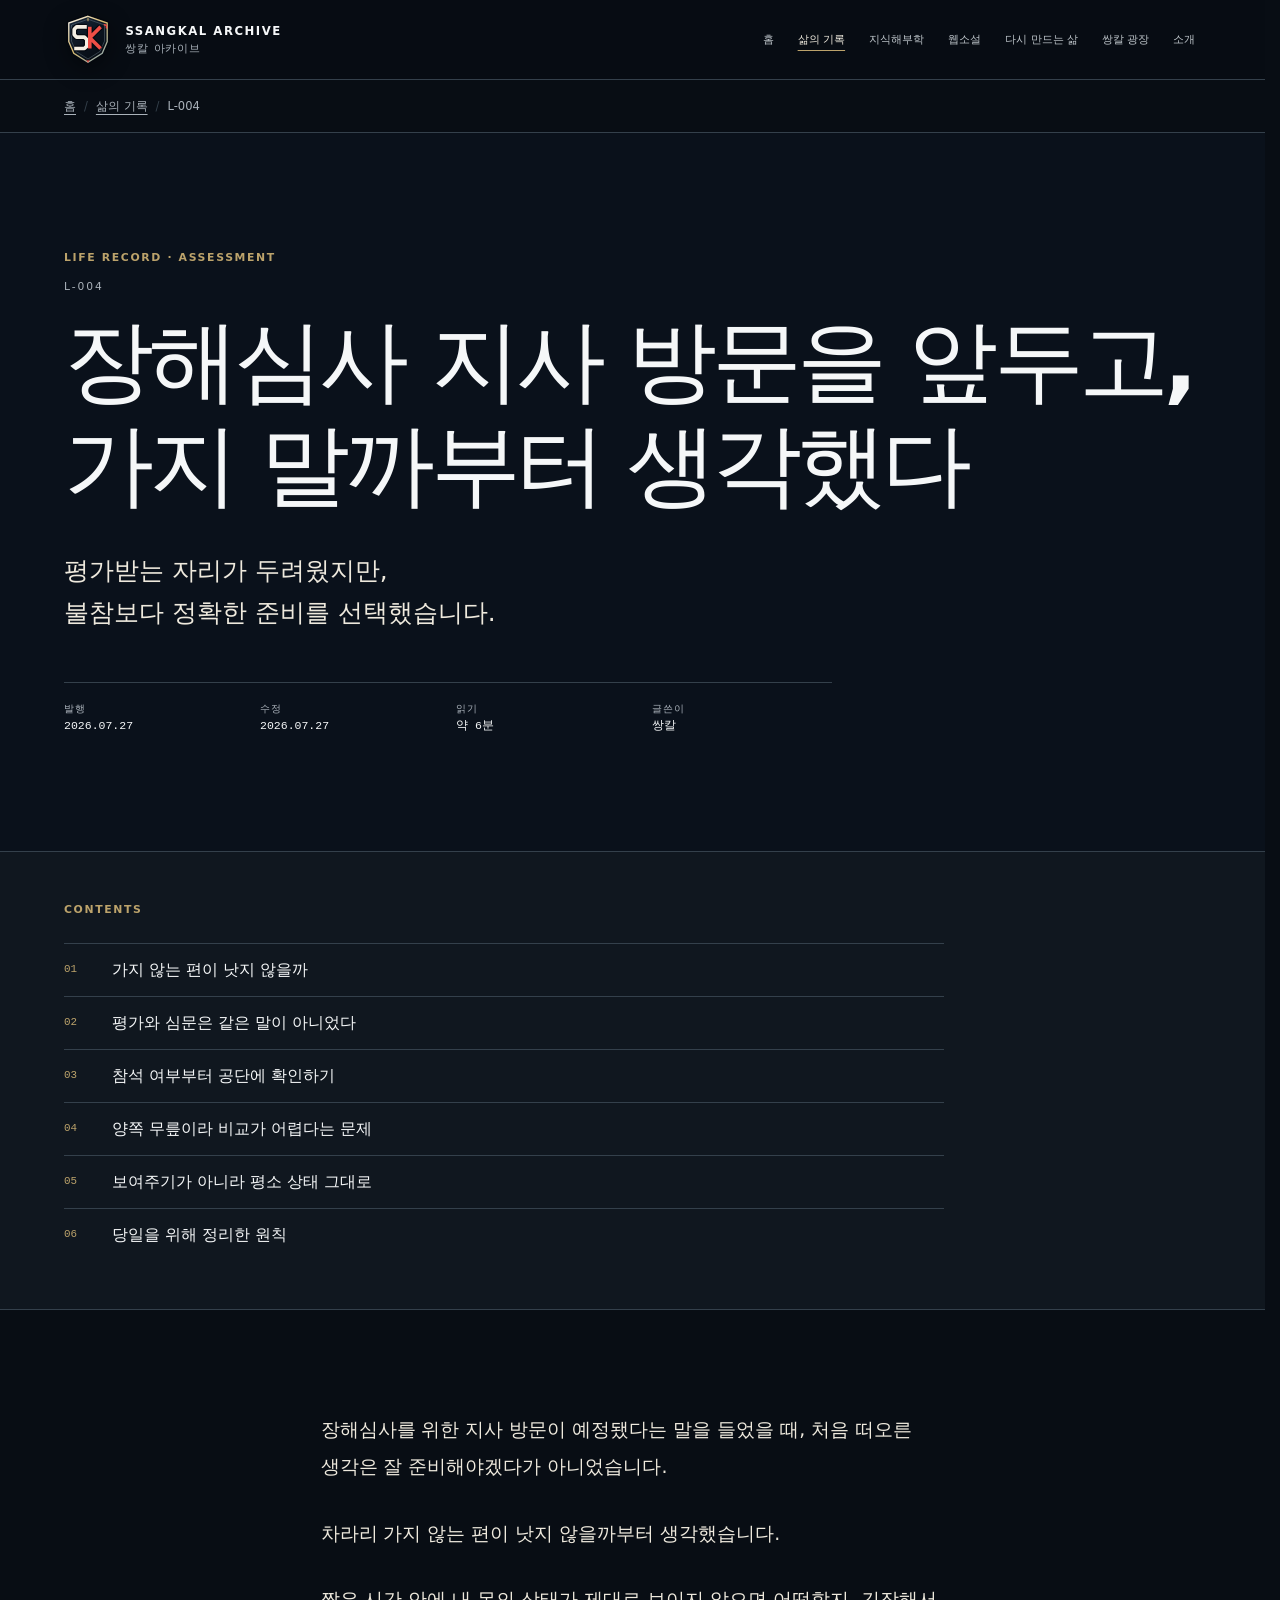
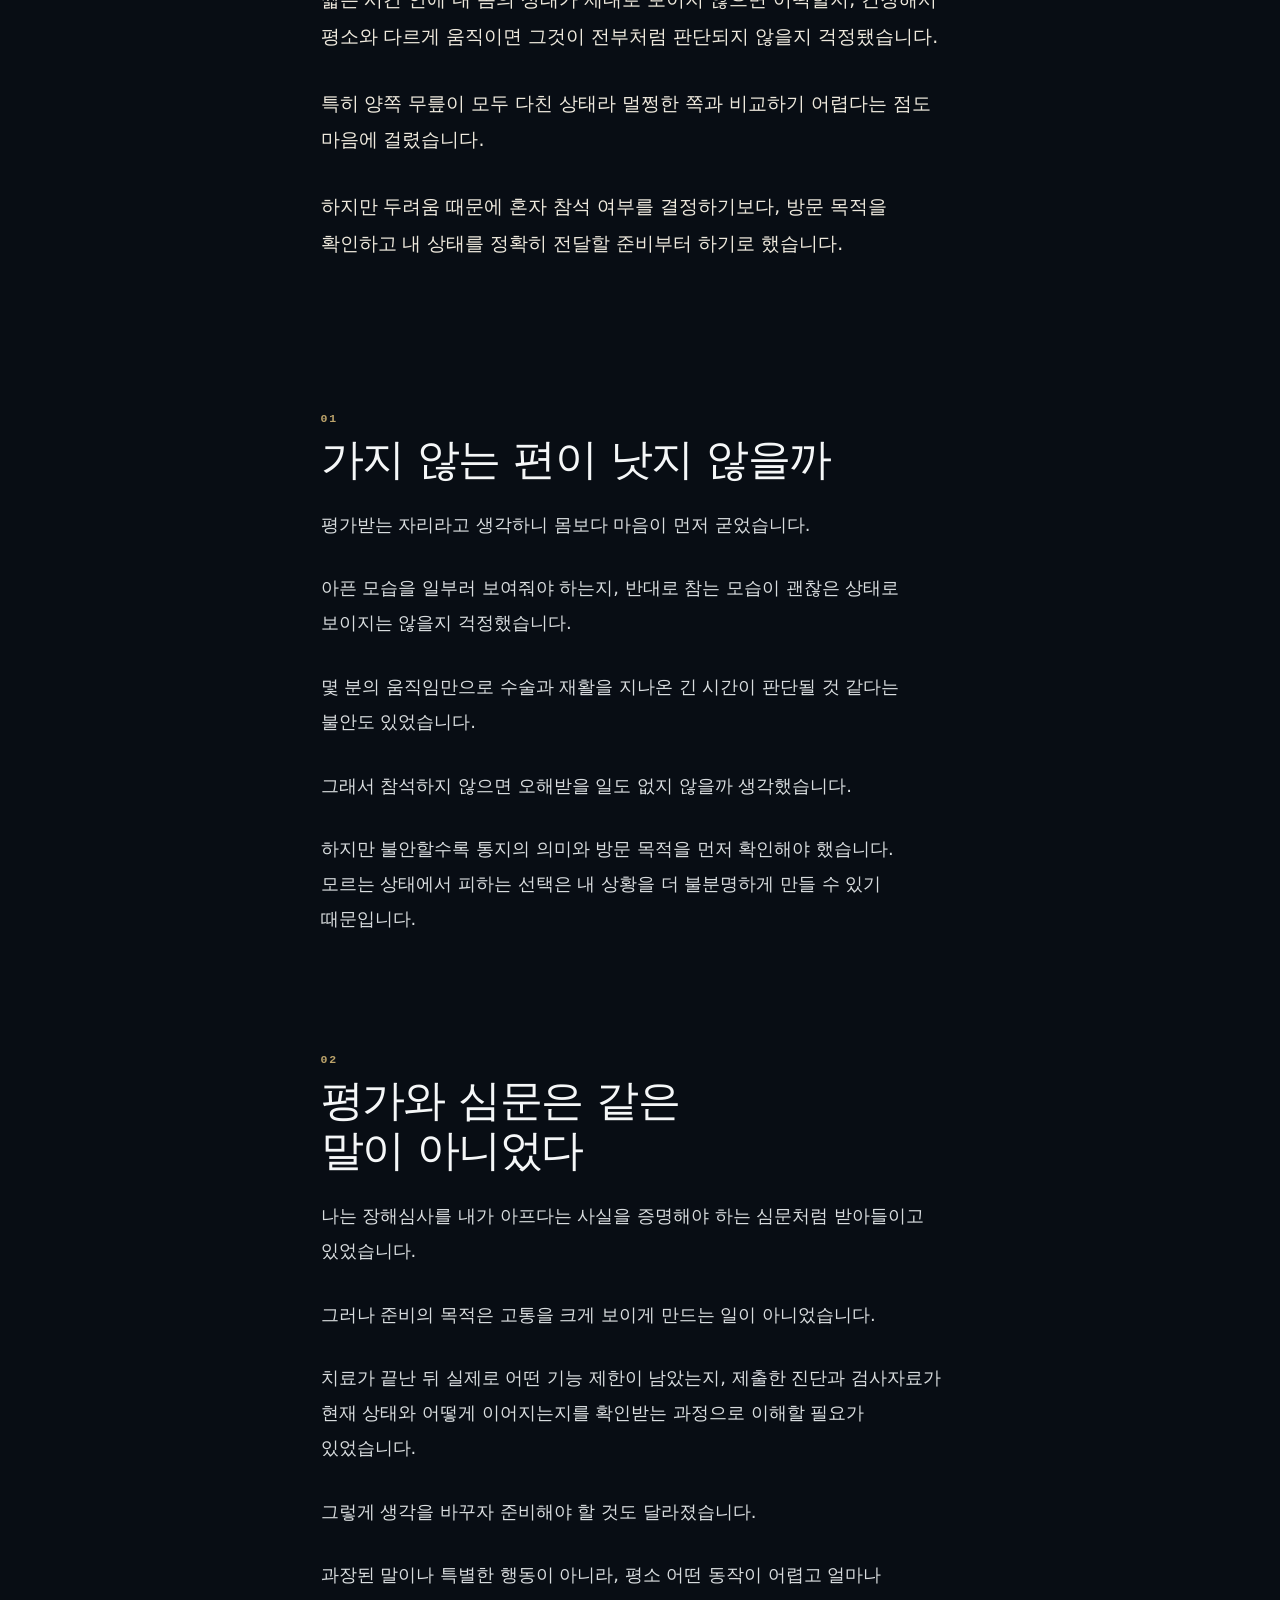
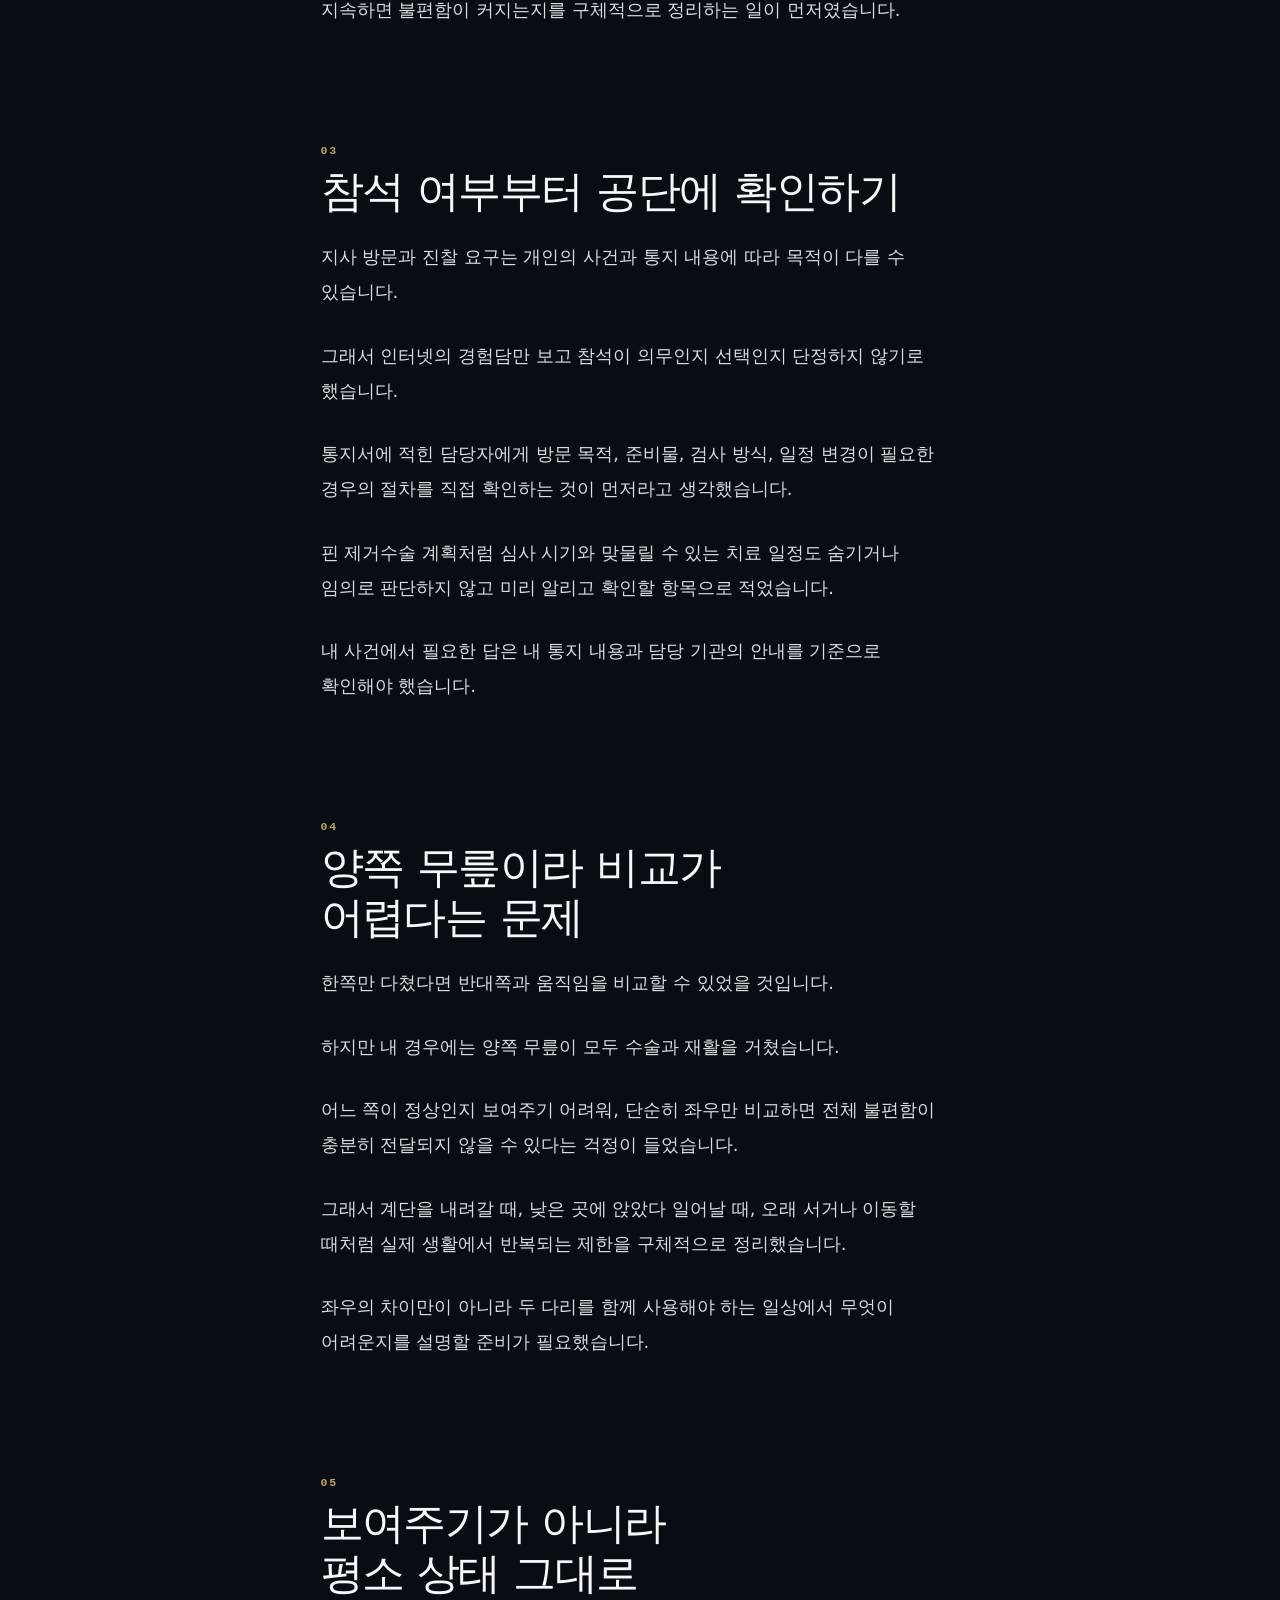
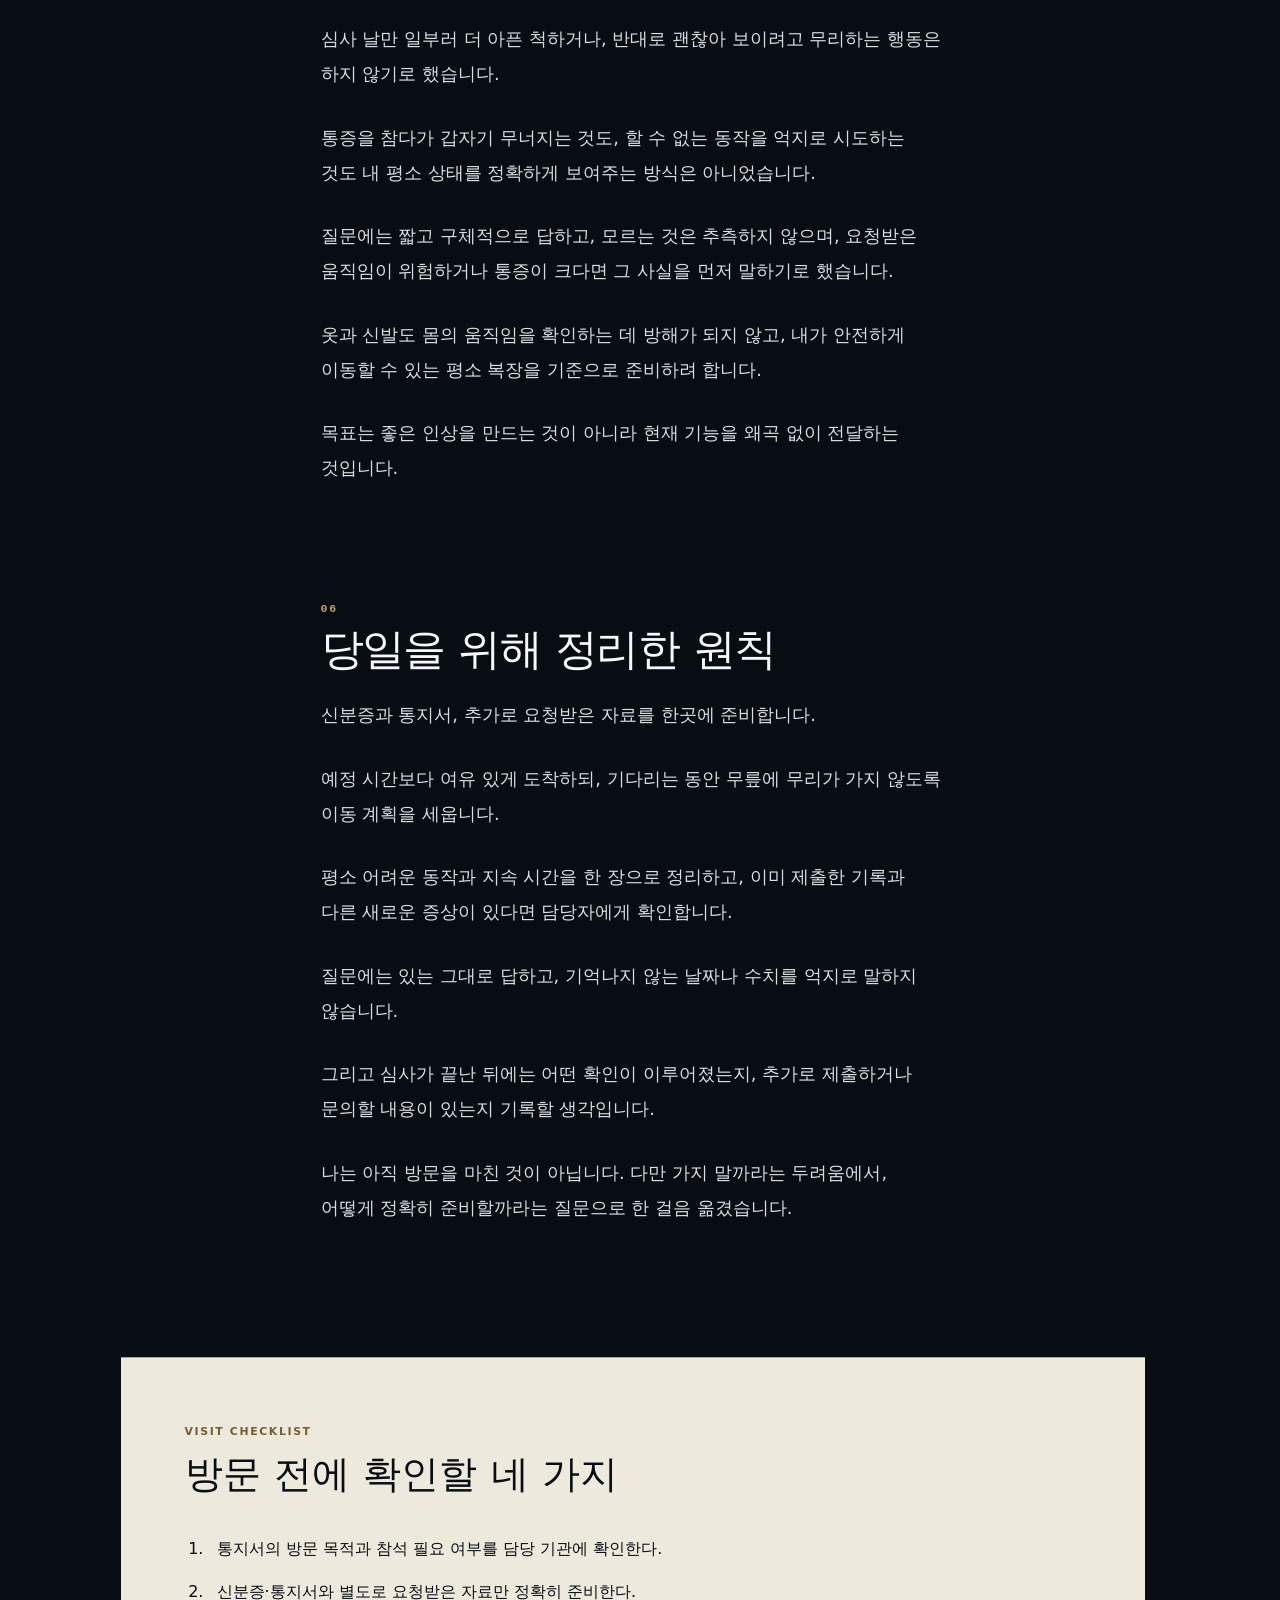
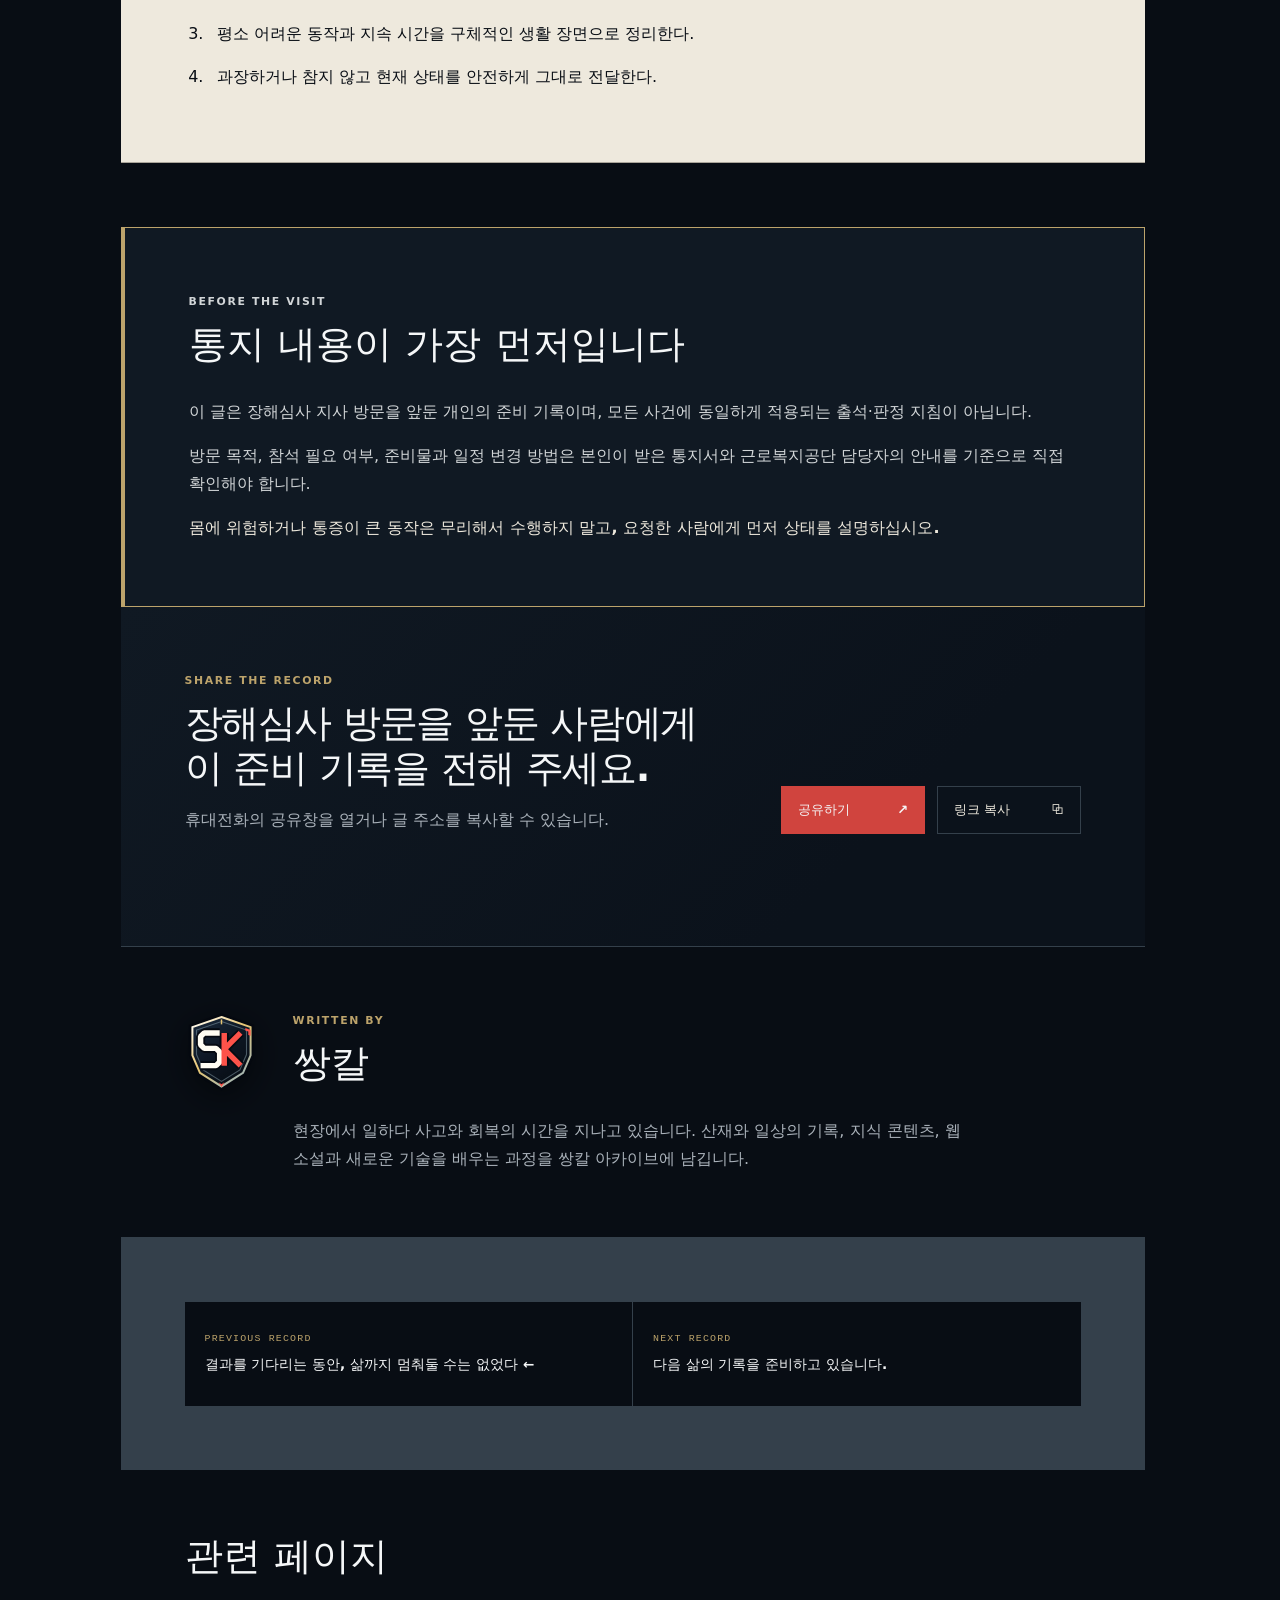
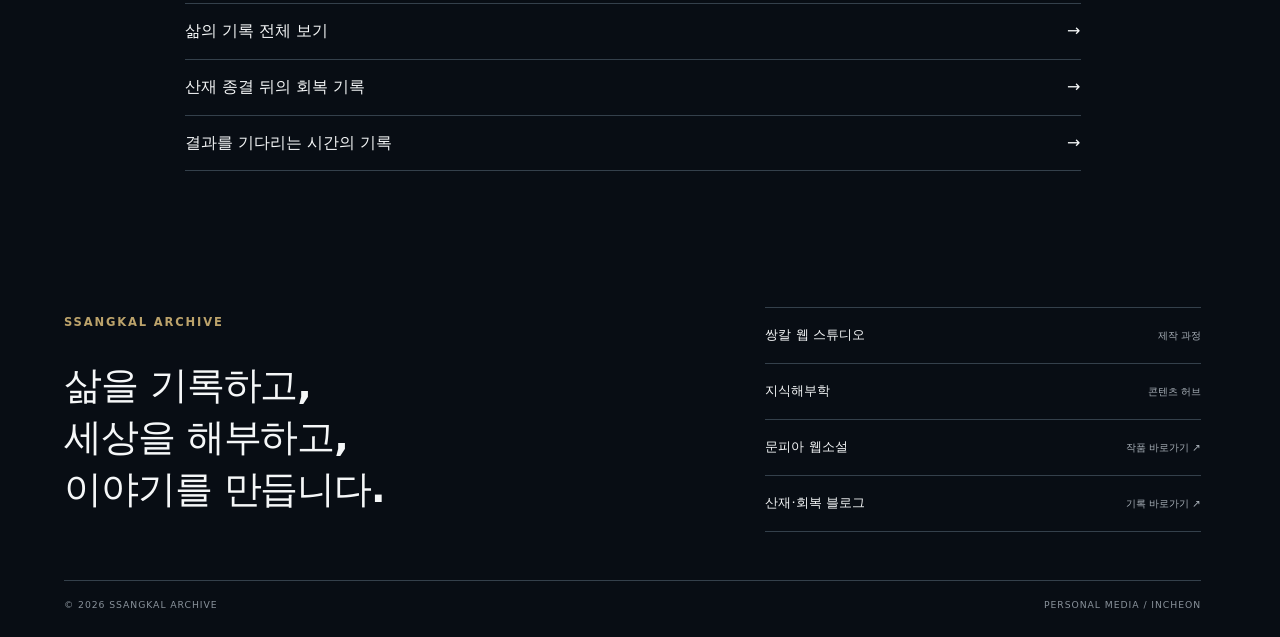
<file: life/preparing-for-disability-assessment-visit.html>
<!doctype html>
<html lang="ko">
<head>
  <meta charset="utf-8">
  <meta name="viewport" content="width=device-width, initial-scale=1">
  <title>장해심사 지사 방문을 앞두고, 가지 말까부터 생각했다 | 삶의 기록 | 쌍칼 아카이브</title>
  <meta name="description" content="산재 장해심사 지사 방문을 앞두고 참석을 망설인 이유와, 몸의 상태를 과장하거나 축소하지 않고 전달하기 위해 준비한 내용을 기록합니다.">
  <link rel="canonical" href="https://ssangkalweb.github.io/ssangkal-archive/life/preparing-for-disability-assessment-visit.html">
  <meta property="og:type" content="article">
  <meta property="og:locale" content="ko_KR">
  <meta property="og:site_name" content="쌍칼 아카이브">
  <meta property="og:title" content="장해심사 지사 방문을 앞두고, 가지 말까부터 생각했다">
  <meta property="og:description" content="평가받는 자리가 두려워 참석을 망설였지만, 내 상태를 정확히 전달할 준비부터 시작했습니다.">
  <meta property="og:url" content="https://ssangkalweb.github.io/ssangkal-archive/life/preparing-for-disability-assessment-visit.html">
  <meta property="og:image" content="https://ssangkalweb.github.io/ssangkal-archive/og-life-004.png?v=20260727-1">
  <meta property="og:image:secure_url" content="https://ssangkalweb.github.io/ssangkal-archive/og-life-004.png?v=20260727-1">
  <meta property="og:image:type" content="image/png">
  <meta property="og:image:width" content="1200">
  <meta property="og:image:height" content="630">
  <meta property="og:image:alt" content="장해심사 지사 방문을 앞두고, 가지 말까부터 생각했다 — 쌍칼 아카이브 삶의 기록 L-004">
  <meta name="twitter:card" content="summary_large_image">
  <meta name="twitter:title" content="장해심사 지사 방문을 앞두고, 가지 말까부터 생각했다">
  <meta name="twitter:description" content="장해심사 방문 전, 불안보다 정확한 준비를 선택한 기록입니다.">
  <meta name="twitter:image" content="https://ssangkalweb.github.io/ssangkal-archive/og-life-004.png?v=20260727-1">
  <meta name="twitter:image:alt" content="장해심사 지사 방문을 앞두고, 가지 말까부터 생각했다 — 쌍칼 아카이브 삶의 기록 L-004">
  <meta property="article:published_time" content="2026-07-27">
  <meta property="article:modified_time" content="2026-07-27">
  <meta property="article:section" content="삶의 기록">
  <meta name="theme-color" content="#0a111b">
  <link rel="icon" href="../favicon.svg" type="image/svg+xml">
  <link rel="apple-touch-icon" href="../apple-touch-icon.png">
  <link rel="stylesheet" href="../style.css?v=20260727-2">
  <script defer src="../script.js?v=20260724-5"></script>
  <script type="application/ld+json">
  {
    "@context": "https://schema.org",
    "@type": "Article",
    "headline": "장해심사 지사 방문을 앞두고, 가지 말까부터 생각했다",
    "description": "산재 장해심사 지사 방문을 앞두고 참석을 망설인 이유와, 몸의 상태를 과장하거나 축소하지 않고 전달하기 위해 준비한 내용을 기록합니다.",
    "datePublished": "2026-07-27",
    "dateModified": "2026-07-27",
    "inLanguage": "ko-KR",
    "articleSection": "삶의 기록",
    "author": {"@type": "Person", "name": "쌍칼", "url": "https://ssangkalweb.github.io/ssangkal-archive/"},
    "image": "https://ssangkalweb.github.io/ssangkal-archive/og-life-004.png?v=20260727-1",
    "mainEntityOfPage": "https://ssangkalweb.github.io/ssangkal-archive/life/preparing-for-disability-assessment-visit.html",
    "url": "https://ssangkalweb.github.io/ssangkal-archive/life/preparing-for-disability-assessment-visit.html"
  }
  </script>
</head>
<body class="article-page">
  <a class="skip-link" href="#main-content">본문으로 바로가기</a>
  <header class="site-header" data-header><div class="header-inner"><a class="brand" href="../" aria-label="쌍칼 아카이브 홈"><span class="brand-mark" aria-hidden="true"><span>SK</span></span><span class="brand-name"><strong>SSANGKAL ARCHIVE</strong><small>쌍칼 아카이브</small></span></a><button class="menu-toggle" type="button" aria-expanded="false" aria-controls="primary-navigation" aria-label="주 메뉴 열기"><span aria-hidden="true"></span><span aria-hidden="true"></span></button><nav class="primary-nav" id="primary-navigation" aria-label="주 메뉴"><a href="../">홈</a><a href="./" aria-current="page">삶의 기록</a><a href="../knowledge/">지식해부학</a><a href="https://library.munpia.com/OK2RFuVqomnbaxdqtLg1/novel/detail?novelId=570424" target="_blank" rel="noopener noreferrer">웹소설<span class="sr-only">(새 탭에서 열림)</span></a><a href="../#build">다시 만드는 삶</a><a href="../#square">쌍칼 광장</a><a href="../#about">소개</a></nav></div></header>
  <main id="main-content">
    <nav class="breadcrumb" aria-label="현재 위치"><ol><li><a href="../">홈</a></li><li><a href="./">삶의 기록</a></li><li aria-current="page">L-004</li></ol></nav>
    <article class="longform-article">
      <header class="article-header">
        <p class="eyebrow">LIFE RECORD · ASSESSMENT</p><p class="issue-number">L-004</p>
        <h1 class="title-wide">장해심사 지사 방문을 앞두고,<br>가지 말까부터 생각했다</h1>
        <p class="article-deck">평가받는 자리가 두려웠지만,<br>불참보다 정확한 준비를 선택했습니다.</p>
        <dl class="article-meta"><div><dt>발행</dt><dd><time datetime="2026-07-27">2026.07.27</time></dd></div><div><dt>수정</dt><dd><time datetime="2026-07-27">2026.07.27</time></dd></div><div><dt>읽기</dt><dd>약 6분</dd></div><div><dt>글쓴이</dt><dd>쌍칼</dd></div></dl>
      </header>
      <nav class="table-of-contents" aria-labelledby="toc-title"><p class="eyebrow" id="toc-title">CONTENTS</p><ol><li><a href="#section-01"><span>01</span> 가지 않는 편이 낫지 않을까</a></li><li><a href="#section-02"><span>02</span> 평가와 심문은 같은 말이 아니었다</a></li><li><a href="#section-03"><span>03</span> 참석 여부부터 공단에 확인하기</a></li><li><a href="#section-04"><span>04</span> 양쪽 무릎이라 비교가 어렵다는 문제</a></li><li><a href="#section-05"><span>05</span> 보여주기가 아니라 평소 상태 그대로</a></li><li><a href="#section-06"><span>06</span> 당일을 위해 정리한 원칙</a></li></ol></nav>
      <div class="article-body">
        <div class="article-intro"><p>장해심사를 위한 지사 방문이 예정됐다는 말을 들었을 때, 처음 떠오른 생각은 잘 준비해야겠다가 아니었습니다.</p><p>차라리 가지 않는 편이 낫지 않을까부터 생각했습니다.</p><p>짧은 시간 안에 내 몸의 상태가 제대로 보이지 않으면 어떡할지, 긴장해서 평소와 다르게 움직이면 그것이 전부처럼 판단되지 않을지 걱정됐습니다.</p><p>특히 양쪽 무릎이 모두 다친 상태라 멀쩡한 쪽과 비교하기 어렵다는 점도 마음에 걸렸습니다.</p><p>하지만 두려움 때문에 혼자 참석 여부를 결정하기보다, 방문 목적을 확인하고 내 상태를 정확히 전달할 준비부터 하기로 했습니다.</p></div>
        <section id="section-01"><p class="section-number">01</p><h2>가지 않는 편이 낫지 않을까</h2><p>평가받는 자리라고 생각하니 몸보다 마음이 먼저 굳었습니다.</p><p>아픈 모습을 일부러 보여줘야 하는지, 반대로 참는 모습이 괜찮은 상태로 보이지는 않을지 걱정했습니다.</p><p>몇 분의 움직임만으로 수술과 재활을 지나온 긴 시간이 판단될 것 같다는 불안도 있었습니다.</p><p>그래서 참석하지 않으면 오해받을 일도 없지 않을까 생각했습니다.</p><p>하지만 불안할수록 통지의 의미와 방문 목적을 먼저 확인해야 했습니다. 모르는 상태에서 피하는 선택은 내 상황을 더 불분명하게 만들 수 있기 때문입니다.</p></section>
        <section id="section-02"><p class="section-number">02</p><h2>평가와 심문은 같은 말이 아니었다</h2><p>나는 장해심사를 내가 아프다는 사실을 증명해야 하는 심문처럼 받아들이고 있었습니다.</p><p>그러나 준비의 목적은 고통을 크게 보이게 만드는 일이 아니었습니다.</p><p>치료가 끝난 뒤 실제로 어떤 기능 제한이 남았는지, 제출한 진단과 검사자료가 현재 상태와 어떻게 이어지는지를 확인받는 과정으로 이해할 필요가 있었습니다.</p><p>그렇게 생각을 바꾸자 준비해야 할 것도 달라졌습니다.</p><p>과장된 말이나 특별한 행동이 아니라, 평소 어떤 동작이 어렵고 얼마나 지속하면 불편함이 커지는지를 구체적으로 정리하는 일이 먼저였습니다.</p></section>
        <section id="section-03"><p class="section-number">03</p><h2>참석 여부부터 공단에 확인하기</h2><p>지사 방문과 진찰 요구는 개인의 사건과 통지 내용에 따라 목적이 다를 수 있습니다.</p><p>그래서 인터넷의 경험담만 보고 참석이 의무인지 선택인지 단정하지 않기로 했습니다.</p><p>통지서에 적힌 담당자에게 방문 목적, 준비물, 검사 방식, 일정 변경이 필요한 경우의 절차를 직접 확인하는 것이 먼저라고 생각했습니다.</p><p>핀 제거수술 계획처럼 심사 시기와 맞물릴 수 있는 치료 일정도 숨기거나 임의로 판단하지 않고 미리 알리고 확인할 항목으로 적었습니다.</p><p>내 사건에서 필요한 답은 내 통지 내용과 담당 기관의 안내를 기준으로 확인해야 했습니다.</p></section>
        <section id="section-04"><p class="section-number">04</p><h2>양쪽 무릎이라 비교가 어렵다는 문제</h2><p>한쪽만 다쳤다면 반대쪽과 움직임을 비교할 수 있었을 것입니다.</p><p>하지만 내 경우에는 양쪽 무릎이 모두 수술과 재활을 거쳤습니다.</p><p>어느 쪽이 정상인지 보여주기 어려워, 단순히 좌우만 비교하면 전체 불편함이 충분히 전달되지 않을 수 있다는 걱정이 들었습니다.</p><p>그래서 계단을 내려갈 때, 낮은 곳에 앉았다 일어날 때, 오래 서거나 이동할 때처럼 실제 생활에서 반복되는 제한을 구체적으로 정리했습니다.</p><p>좌우의 차이만이 아니라 두 다리를 함께 사용해야 하는 일상에서 무엇이 어려운지를 설명할 준비가 필요했습니다.</p></section>
        <section id="section-05"><p class="section-number">05</p><h2>보여주기가 아니라 평소 상태 그대로</h2><p>심사 날만 일부러 더 아픈 척하거나, 반대로 괜찮아 보이려고 무리하는 행동은 하지 않기로 했습니다.</p><p>통증을 참다가 갑자기 무너지는 것도, 할 수 없는 동작을 억지로 시도하는 것도 내 평소 상태를 정확하게 보여주는 방식은 아니었습니다.</p><p>질문에는 짧고 구체적으로 답하고, 모르는 것은 추측하지 않으며, 요청받은 움직임이 위험하거나 통증이 크다면 그 사실을 먼저 말하기로 했습니다.</p><p>옷과 신발도 몸의 움직임을 확인하는 데 방해가 되지 않고, 내가 안전하게 이동할 수 있는 평소 복장을 기준으로 준비하려 합니다.</p><p>목표는 좋은 인상을 만드는 것이 아니라 현재 기능을 왜곡 없이 전달하는 것입니다.</p></section>
        <section id="section-06"><p class="section-number">06</p><h2>당일을 위해 정리한 원칙</h2><p>신분증과 통지서, 추가로 요청받은 자료를 한곳에 준비합니다.</p><p>예정 시간보다 여유 있게 도착하되, 기다리는 동안 무릎에 무리가 가지 않도록 이동 계획을 세웁니다.</p><p>평소 어려운 동작과 지속 시간을 한 장으로 정리하고, 이미 제출한 기록과 다른 새로운 증상이 있다면 담당자에게 확인합니다.</p><p>질문에는 있는 그대로 답하고, 기억나지 않는 날짜나 수치를 억지로 말하지 않습니다.</p><p>그리고 심사가 끝난 뒤에는 어떤 확인이 이루어졌는지, 추가로 제출하거나 문의할 내용이 있는지 기록할 생각입니다.</p><p>나는 아직 방문을 마친 것이 아닙니다. 다만 가지 말까라는 두려움에서, 어떻게 정확히 준비할까라는 질문으로 한 걸음 옮겼습니다.</p></section>
      </div>
      <section class="takeaways" aria-labelledby="takeaways-title"><p class="eyebrow">VISIT CHECKLIST</p><h2 id="takeaways-title">방문 전에 확인할 네 가지</h2><ol><li>통지서의 방문 목적과 참석 필요 여부를 담당 기관에 확인한다.</li><li>신분증·통지서와 별도로 요청받은 자료만 정확히 준비한다.</li><li>평소 어려운 동작과 지속 시간을 구체적인 생활 장면으로 정리한다.</li><li>과장하거나 참지 않고 현재 상태를 안전하게 그대로 전달한다.</li></ol></section>
      <aside class="important-guidance" aria-labelledby="guidance-title"><p class="eyebrow">BEFORE THE VISIT</p><h2 id="guidance-title">통지 내용이 가장 먼저입니다</h2><p>이 글은 장해심사 지사 방문을 앞둔 개인의 준비 기록이며, 모든 사건에 동일하게 적용되는 출석·판정 지침이 아닙니다.</p><p>방문 목적, 참석 필요 여부, 준비물과 일정 변경 방법은 본인이 받은 통지서와 근로복지공단 담당자의 안내를 기준으로 직접 확인해야 합니다.</p><p><strong>몸에 위험하거나 통증이 큰 동작은 무리해서 수행하지 말고, 요청한 사람에게 먼저 상태를 설명하십시오.</strong></p></aside>
      <section class="article-share" aria-labelledby="share-title"><div class="article-share-copy"><p class="eyebrow">SHARE THE RECORD</p><h2 id="share-title">장해심사 방문을 앞둔 사람에게<br>이 준비 기록을 전해 주세요.</h2><p>휴대전화의 공유창을 열거나 글 주소를 복사할 수 있습니다.</p></div><div class="share-controls"><button class="share-button share-button-primary" type="button" data-share>공유하기 <span aria-hidden="true">↗</span></button><button class="share-button" type="button" data-copy-link>링크 복사 <span aria-hidden="true">⧉</span></button></div><p class="share-feedback" role="status" aria-live="polite" data-share-feedback></p></section>
      <section class="author-box" aria-labelledby="author-title"><div class="author-mark" aria-hidden="true">SK</div><div><p class="eyebrow">WRITTEN BY</p><h2 id="author-title">쌍칼</h2><p>현장에서 일하다 사고와 회복의 시간을 지나고 있습니다. 산재와 일상의 기록, 지식 콘텐츠, 웹소설과 새로운 기술을 배우는 과정을 쌍칼 아카이브에 남깁니다.</p></div></section>
      <nav class="record-navigation" aria-label="삶의 기록 이동"><a href="./waiting-without-stopping.html"><small>PREVIOUS RECORD</small><strong>결과를 기다리는 동안, 삶까지 멈춰둘 수는 없었다 <span aria-hidden="true">←</span></strong></a><div><small>NEXT RECORD</small><strong>다음 삶의 기록을 준비하고 있습니다.</strong></div></nav>
      <nav class="related-links" aria-labelledby="related-title"><h2 id="related-title">관련 페이지</h2><a href="./">삶의 기록 전체 보기 <span aria-hidden="true">→</span></a><a href="./workers-compensation-aftercare.html">산재 종결 뒤의 회복 기록 <span aria-hidden="true">→</span></a><a href="./waiting-without-stopping.html">결과를 기다리는 시간의 기록 <span aria-hidden="true">→</span></a></nav>
    </article>
  </main>
  <footer class="site-footer"><div class="footer-primary"><div><strong>SSANGKAL ARCHIVE</strong><p>삶을 기록하고,<br>세상을 해부하고,<br>이야기를 만듭니다.</p></div><nav aria-label="하단 메뉴"><a href="../#build">쌍칼 웹 스튜디오 <small>제작 과정</small></a><a href="../knowledge/">지식해부학 <small>콘텐츠 허브</small></a><a href="https://library.munpia.com/OK2RFuVqomnbaxdqtLg1/novel/detail?novelId=570424" target="_blank" rel="noopener noreferrer">문피아 웹소설 <small>작품 바로가기 ↗</small><span class="sr-only">(새 탭에서 열림)</span></a><a href="https://ssangkal.tistory.com/" target="_blank" rel="noopener noreferrer">산재·회복 블로그 <small>기록 바로가기 ↗</small><span class="sr-only">(새 탭에서 열림)</span></a></nav></div><div class="footer-bottom"><span>© <span id="current-year">2026</span> SSANGKAL ARCHIVE</span><span>PERSONAL MEDIA / INCHEON</span></div></footer>
</body>
</html>
</file>
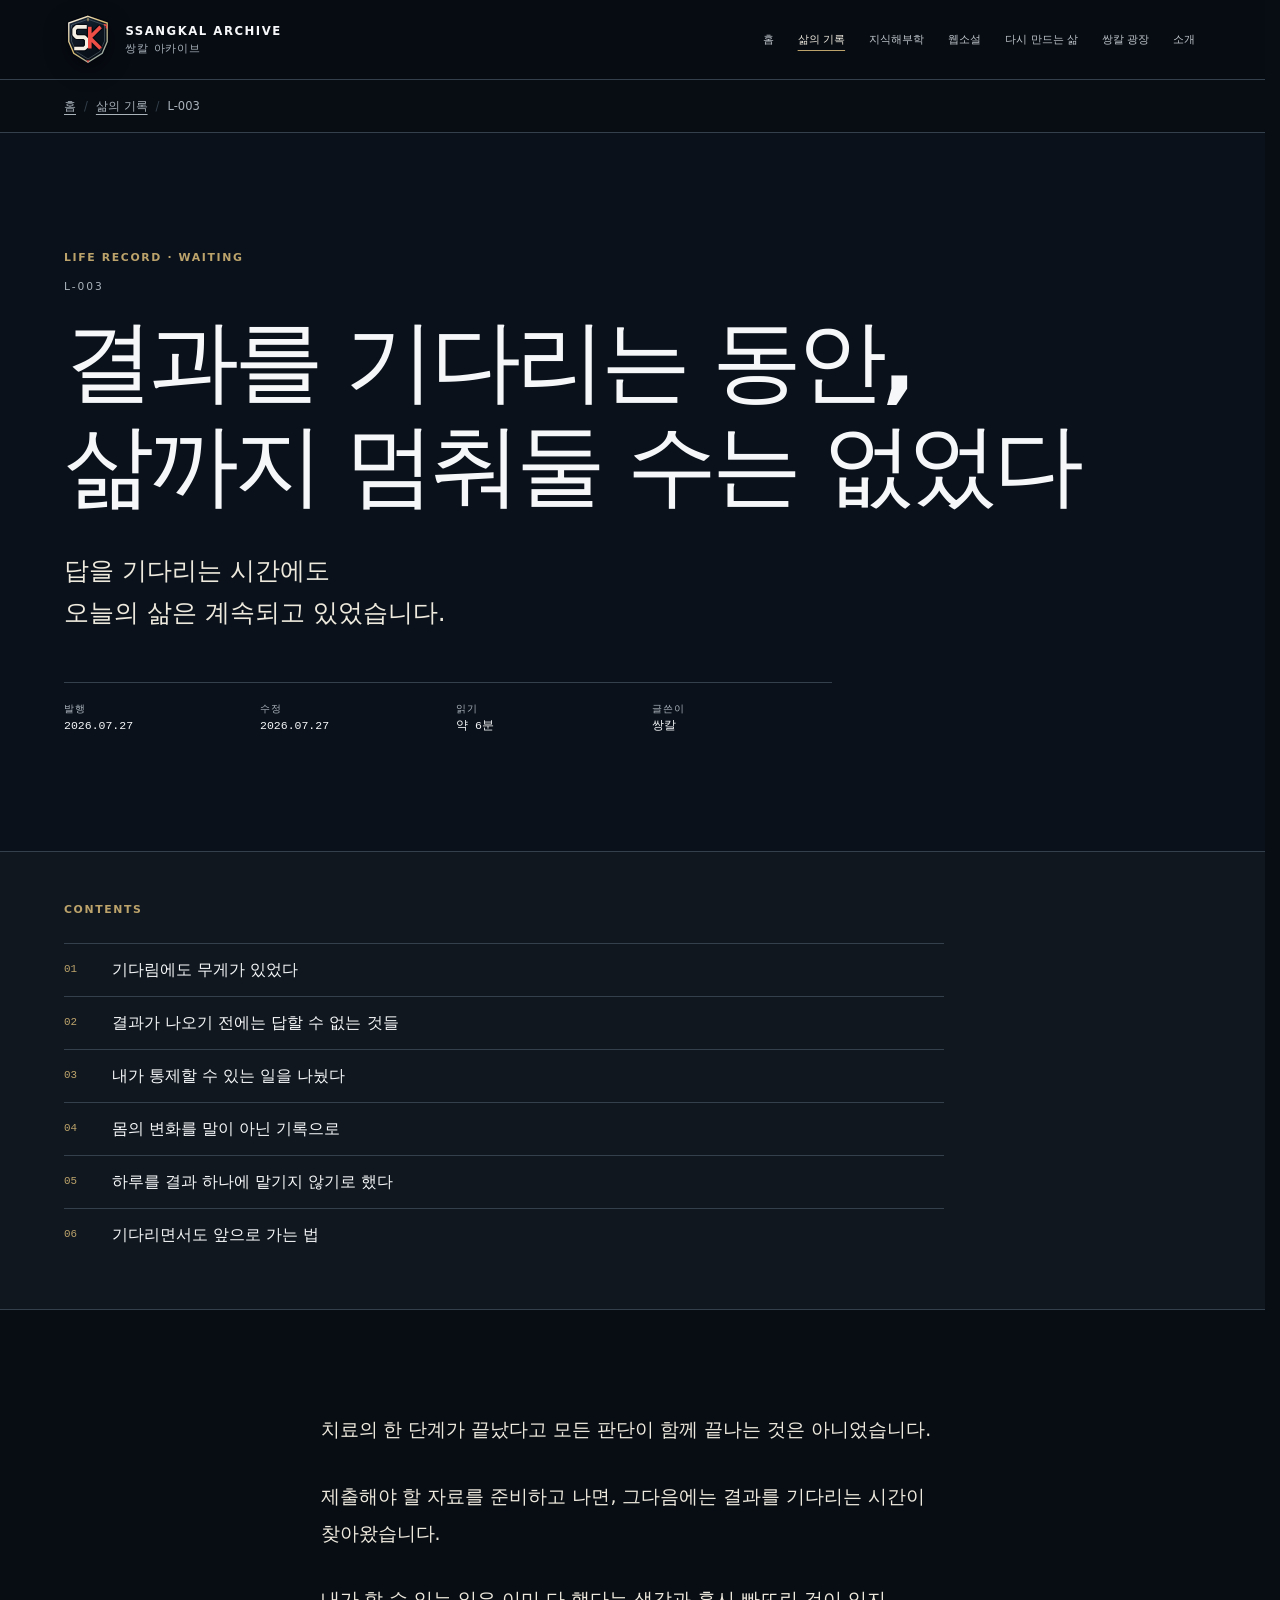
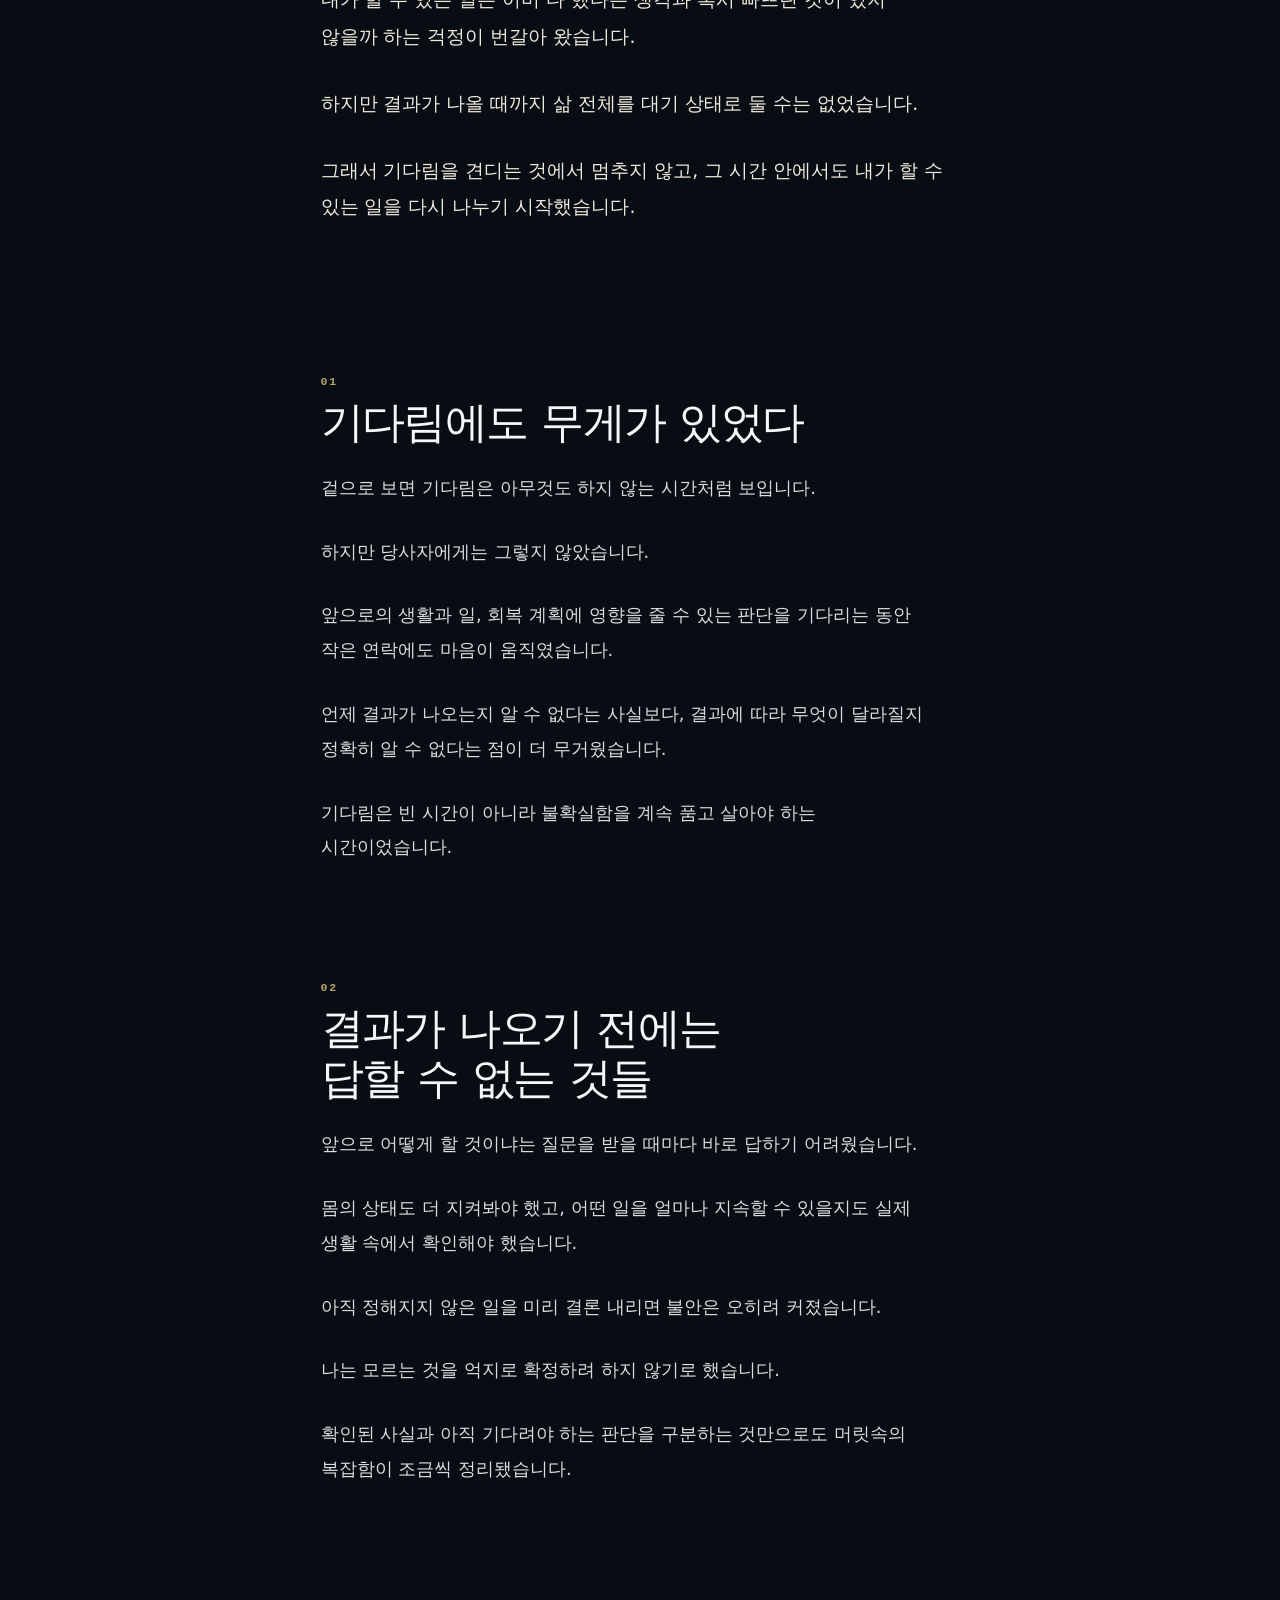
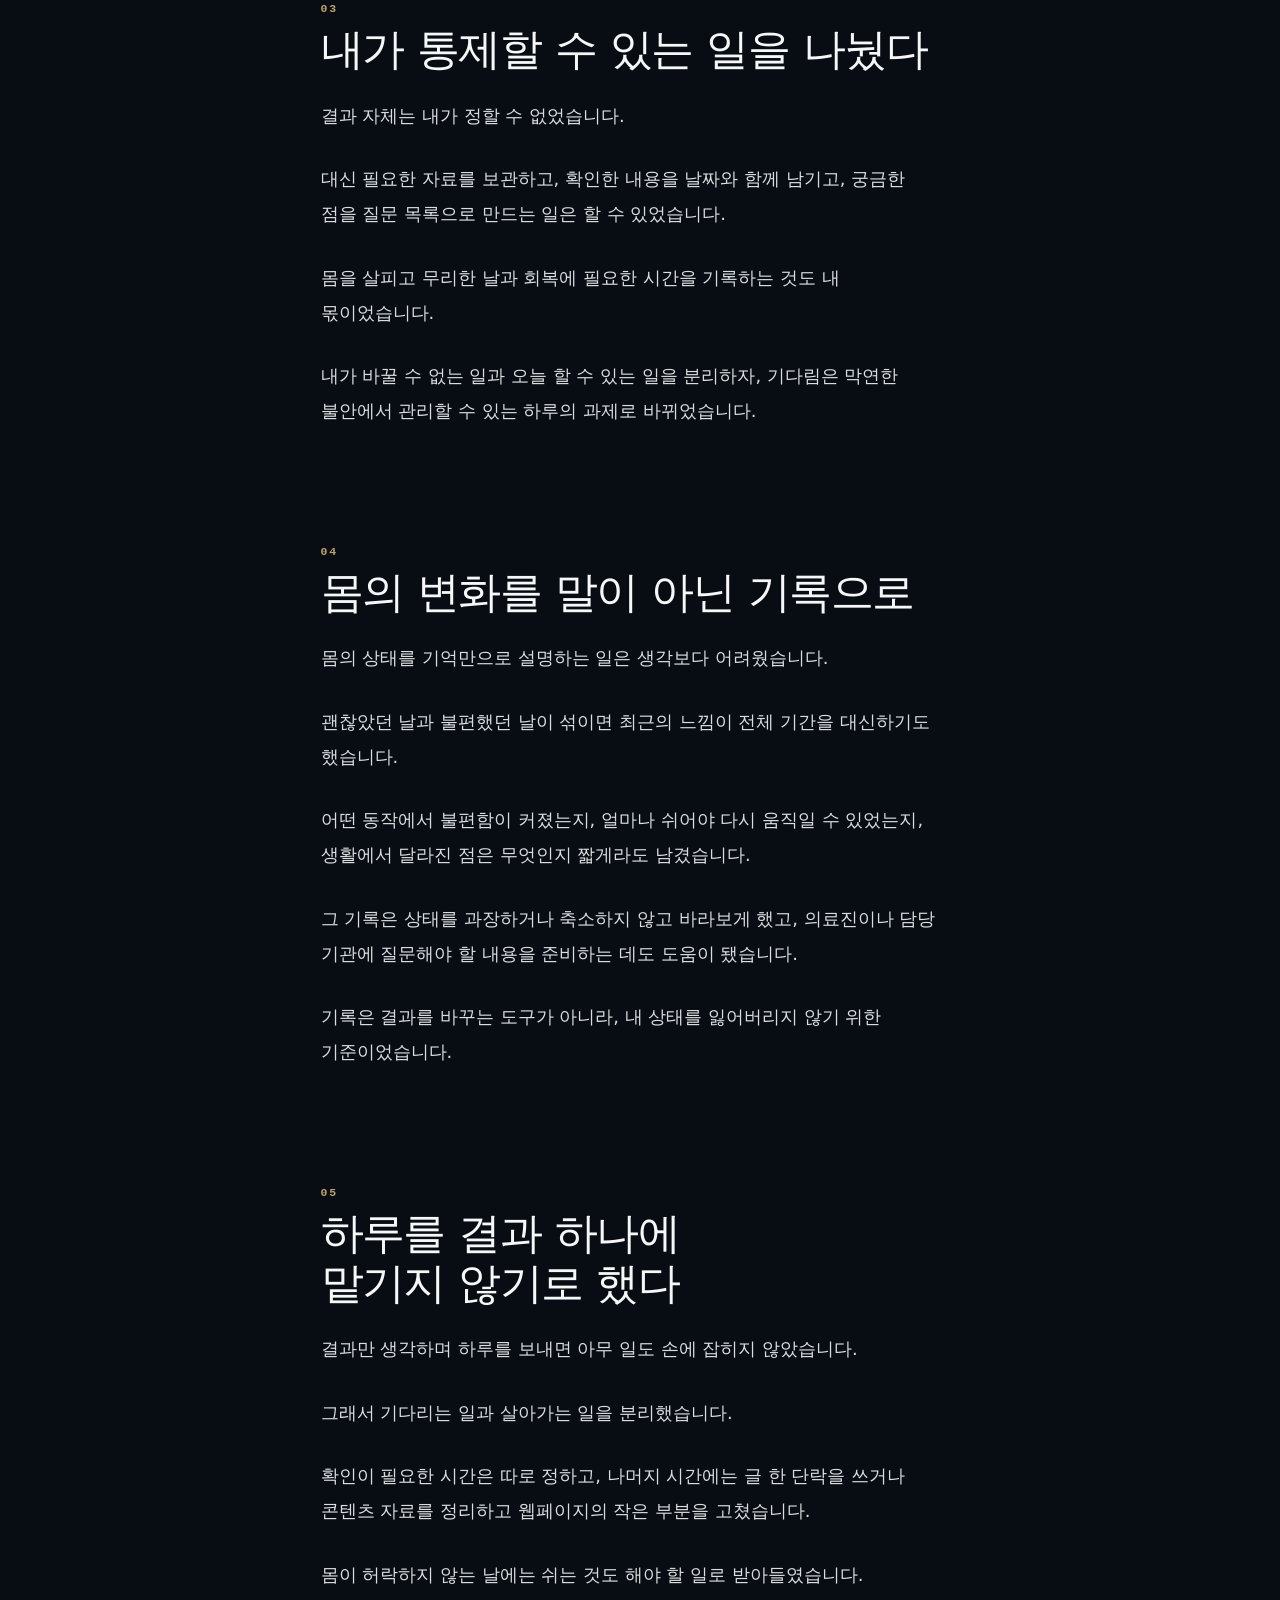
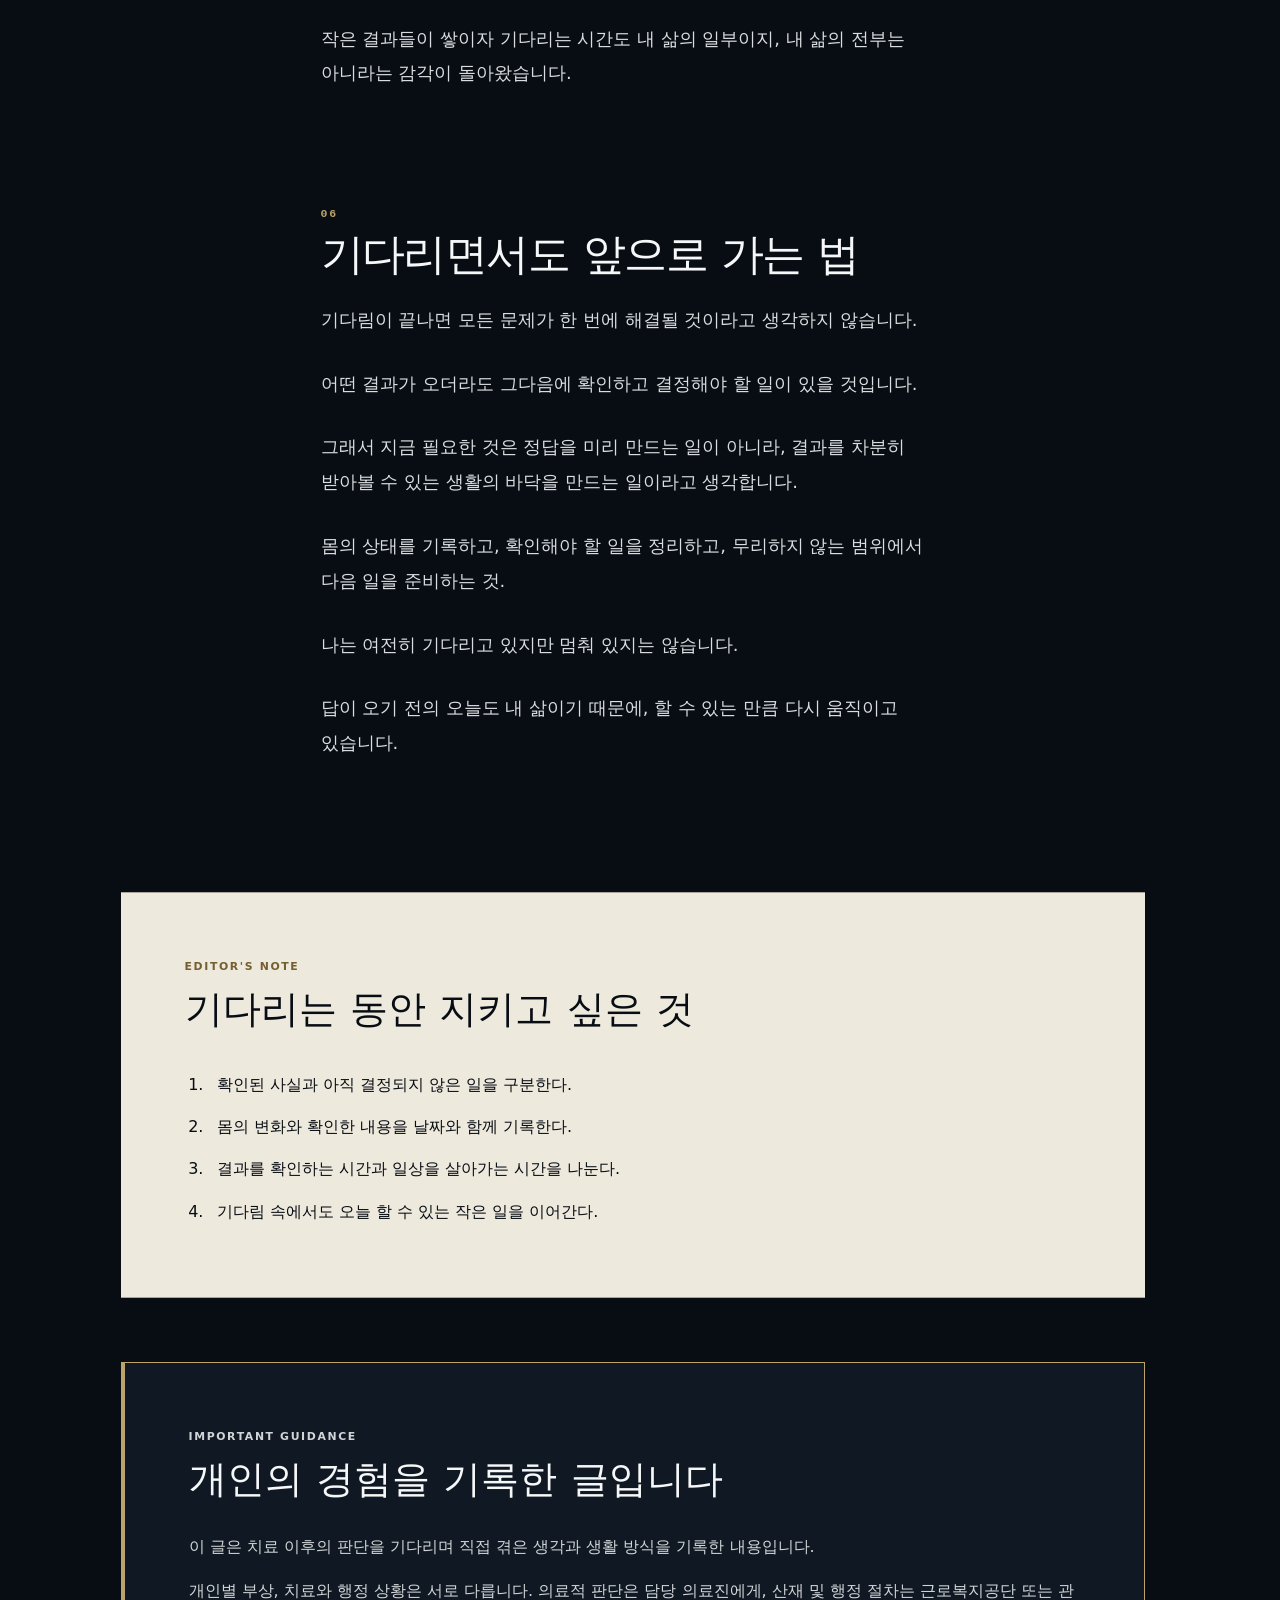
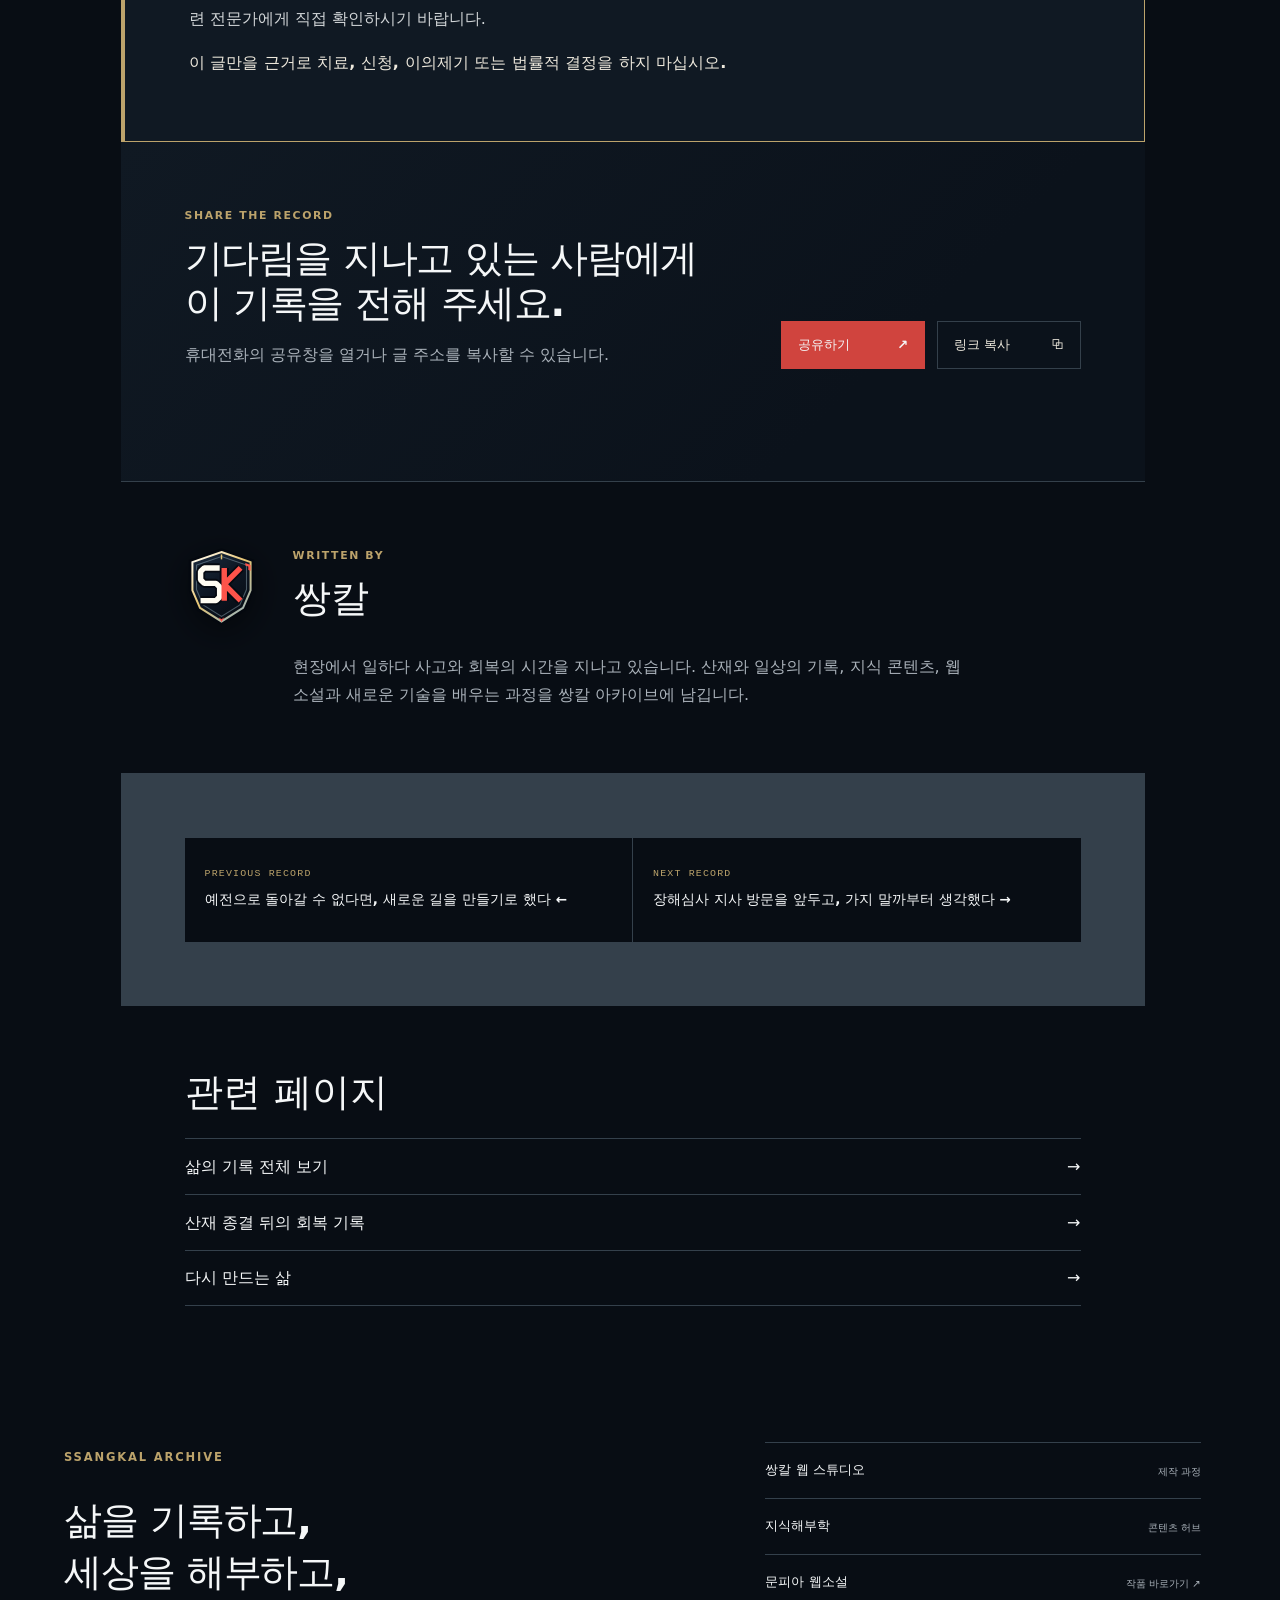
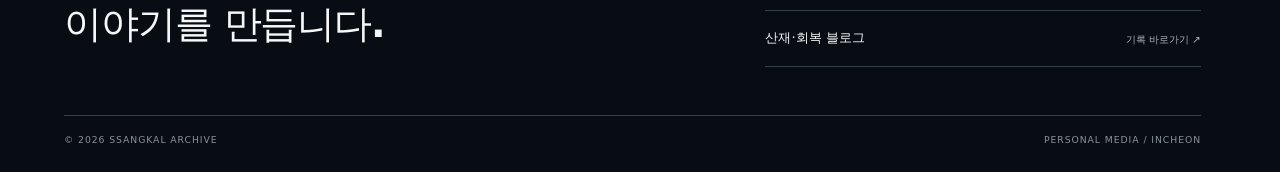
<file: life/waiting-without-stopping.html>
<!doctype html>
<html lang="ko">
<head>
  <meta charset="utf-8">
  <meta name="viewport" content="width=device-width, initial-scale=1">
  <title>결과를 기다리는 동안, 삶까지 멈춰둘 수는 없었다 | 삶의 기록 | 쌍칼 아카이브</title>
  <meta name="description" content="치료 이후의 판단을 기다리는 시간에도 몸을 살피고 기록하며 다음 삶을 준비해야 했습니다. 불확실함 속에서 일상을 다시 세운 개인 경험을 기록합니다.">
  <link rel="canonical" href="https://ssangkalweb.github.io/ssangkal-archive/life/waiting-without-stopping.html">
  <meta property="og:type" content="article">
  <meta property="og:locale" content="ko_KR">
  <meta property="og:site_name" content="쌍칼 아카이브">
  <meta property="og:title" content="결과를 기다리는 동안, 삶까지 멈춰둘 수는 없었다">
  <meta property="og:description" content="불확실한 결과를 기다리면서도 몸을 살피고 기록하며 다음 삶을 준비한 시간을 기록합니다.">
  <meta property="og:url" content="https://ssangkalweb.github.io/ssangkal-archive/life/waiting-without-stopping.html">
  <meta property="og:image" content="https://ssangkalweb.github.io/ssangkal-archive/og-life-003.png?v=20260727-2">
  <meta property="og:image:secure_url" content="https://ssangkalweb.github.io/ssangkal-archive/og-life-003.png?v=20260727-2">
  <meta property="og:image:type" content="image/png">
  <meta property="og:image:width" content="1200">
  <meta property="og:image:height" content="630">
  <meta property="og:image:alt" content="결과를 기다리는 동안, 삶까지 멈춰둘 수는 없었다 — 쌍칼 아카이브 삶의 기록 L-003">
  <meta name="twitter:card" content="summary_large_image">
  <meta name="twitter:title" content="결과를 기다리는 동안, 삶까지 멈춰둘 수는 없었다">
  <meta name="twitter:description" content="기다림을 공백으로 남기지 않고 오늘 할 수 있는 일을 이어간 기록입니다.">
  <meta name="twitter:image" content="https://ssangkalweb.github.io/ssangkal-archive/og-life-003.png?v=20260727-2">
  <meta name="twitter:image:alt" content="결과를 기다리는 동안, 삶까지 멈춰둘 수는 없었다 — 쌍칼 아카이브 삶의 기록 L-003">
  <meta property="article:published_time" content="2026-07-27">
  <meta property="article:modified_time" content="2026-07-27">
  <meta property="article:section" content="삶의 기록">
  <meta name="theme-color" content="#0a111b">
  <link rel="icon" href="../favicon.svg" type="image/svg+xml">
  <link rel="apple-touch-icon" href="../apple-touch-icon.png">
  <link rel="stylesheet" href="../style.css?v=20260727-2">
  <script defer src="../script.js?v=20260724-5"></script>
  <script type="application/ld+json">
  {
    "@context": "https://schema.org",
    "@type": "Article",
    "headline": "결과를 기다리는 동안, 삶까지 멈춰둘 수는 없었다",
    "description": "치료 이후의 판단을 기다리는 시간에도 몸을 살피고 기록하며 다음 삶을 준비해야 했습니다. 불확실함 속에서 일상을 다시 세운 개인 경험을 기록합니다.",
    "datePublished": "2026-07-27",
    "dateModified": "2026-07-27",
    "inLanguage": "ko-KR",
    "articleSection": "삶의 기록",
    "author": {"@type": "Person", "name": "쌍칼", "url": "https://ssangkalweb.github.io/ssangkal-archive/"},
    "image": "https://ssangkalweb.github.io/ssangkal-archive/og-life-003.png?v=20260727-2",
    "mainEntityOfPage": "https://ssangkalweb.github.io/ssangkal-archive/life/waiting-without-stopping.html",
    "url": "https://ssangkalweb.github.io/ssangkal-archive/life/waiting-without-stopping.html"
  }
  </script>
</head>
<body class="article-page">
  <a class="skip-link" href="#main-content">본문으로 바로가기</a>
  <header class="site-header" data-header><div class="header-inner"><a class="brand" href="../" aria-label="쌍칼 아카이브 홈"><span class="brand-mark" aria-hidden="true"><span>SK</span></span><span class="brand-name"><strong>SSANGKAL ARCHIVE</strong><small>쌍칼 아카이브</small></span></a><button class="menu-toggle" type="button" aria-expanded="false" aria-controls="primary-navigation" aria-label="주 메뉴 열기"><span aria-hidden="true"></span><span aria-hidden="true"></span></button><nav class="primary-nav" id="primary-navigation" aria-label="주 메뉴"><a href="../">홈</a><a href="./" aria-current="page">삶의 기록</a><a href="../knowledge/">지식해부학</a><a href="https://library.munpia.com/OK2RFuVqomnbaxdqtLg1/novel/detail?novelId=570424" target="_blank" rel="noopener noreferrer">웹소설<span class="sr-only">(새 탭에서 열림)</span></a><a href="../#build">다시 만드는 삶</a><a href="../#square">쌍칼 광장</a><a href="../#about">소개</a></nav></div></header>
  <main id="main-content">
    <nav class="breadcrumb" aria-label="현재 위치"><ol><li><a href="../">홈</a></li><li><a href="./">삶의 기록</a></li><li aria-current="page">L-003</li></ol></nav>
    <article class="longform-article">
      <header class="article-header">
        <p class="eyebrow">LIFE RECORD · WAITING</p><p class="issue-number">L-003</p>
        <h1 class="title-wide">결과를 기다리는 동안,<br>삶까지 멈춰둘 수는 없었다</h1>
        <p class="article-deck">답을 기다리는 시간에도<br>오늘의 삶은 계속되고 있었습니다.</p>
        <dl class="article-meta"><div><dt>발행</dt><dd><time datetime="2026-07-27">2026.07.27</time></dd></div><div><dt>수정</dt><dd><time datetime="2026-07-27">2026.07.27</time></dd></div><div><dt>읽기</dt><dd>약 6분</dd></div><div><dt>글쓴이</dt><dd>쌍칼</dd></div></dl>
      </header>
      <nav class="table-of-contents" aria-labelledby="toc-title"><p class="eyebrow" id="toc-title">CONTENTS</p><ol><li><a href="#section-01"><span>01</span> 기다림에도 무게가 있었다</a></li><li><a href="#section-02"><span>02</span> 결과가 나오기 전에는 답할 수 없는 것들</a></li><li><a href="#section-03"><span>03</span> 내가 통제할 수 있는 일을 나눴다</a></li><li><a href="#section-04"><span>04</span> 몸의 변화를 말이 아닌 기록으로</a></li><li><a href="#section-05"><span>05</span> 하루를 결과 하나에 맡기지 않기로 했다</a></li><li><a href="#section-06"><span>06</span> 기다리면서도 앞으로 가는 법</a></li></ol></nav>
      <div class="article-body">
        <div class="article-intro"><p>치료의 한 단계가 끝났다고 모든 판단이 함께 끝나는 것은 아니었습니다.</p><p>제출해야 할 자료를 준비하고 나면, 그다음에는 결과를 기다리는 시간이 찾아왔습니다.</p><p>내가 할 수 있는 일은 이미 다 했다는 생각과 혹시 빠뜨린 것이 있지 않을까 하는 걱정이 번갈아 왔습니다.</p><p>하지만 결과가 나올 때까지 삶 전체를 대기 상태로 둘 수는 없었습니다.</p><p>그래서 기다림을 견디는 것에서 멈추지 않고, 그 시간 안에서도 내가 할 수 있는 일을 다시 나누기 시작했습니다.</p></div>
        <section id="section-01"><p class="section-number">01</p><h2>기다림에도 무게가 있었다</h2><p>겉으로 보면 기다림은 아무것도 하지 않는 시간처럼 보입니다.</p><p>하지만 당사자에게는 그렇지 않았습니다.</p><p>앞으로의 생활과 일, 회복 계획에 영향을 줄 수 있는 판단을 기다리는 동안 작은 연락에도 마음이 움직였습니다.</p><p>언제 결과가 나오는지 알 수 없다는 사실보다, 결과에 따라 무엇이 달라질지 정확히 알 수 없다는 점이 더 무거웠습니다.</p><p>기다림은 빈 시간이 아니라 불확실함을 계속 품고 살아야 하는 시간이었습니다.</p></section>
        <section id="section-02"><p class="section-number">02</p><h2>결과가 나오기 전에는 답할 수 없는 것들</h2><p>앞으로 어떻게 할 것이냐는 질문을 받을 때마다 바로 답하기 어려웠습니다.</p><p>몸의 상태도 더 지켜봐야 했고, 어떤 일을 얼마나 지속할 수 있을지도 실제 생활 속에서 확인해야 했습니다.</p><p>아직 정해지지 않은 일을 미리 결론 내리면 불안은 오히려 커졌습니다.</p><p>나는 모르는 것을 억지로 확정하려 하지 않기로 했습니다.</p><p>확인된 사실과 아직 기다려야 하는 판단을 구분하는 것만으로도 머릿속의 복잡함이 조금씩 정리됐습니다.</p></section>
        <section id="section-03"><p class="section-number">03</p><h2>내가 통제할 수 있는 일을 나눴다</h2><p>결과 자체는 내가 정할 수 없었습니다.</p><p>대신 필요한 자료를 보관하고, 확인한 내용을 날짜와 함께 남기고, 궁금한 점을 질문 목록으로 만드는 일은 할 수 있었습니다.</p><p>몸을 살피고 무리한 날과 회복에 필요한 시간을 기록하는 것도 내 몫이었습니다.</p><p>내가 바꿀 수 없는 일과 오늘 할 수 있는 일을 분리하자, 기다림은 막연한 불안에서 관리할 수 있는 하루의 과제로 바뀌었습니다.</p></section>
        <section id="section-04"><p class="section-number">04</p><h2>몸의 변화를 말이 아닌 기록으로</h2><p>몸의 상태를 기억만으로 설명하는 일은 생각보다 어려웠습니다.</p><p>괜찮았던 날과 불편했던 날이 섞이면 최근의 느낌이 전체 기간을 대신하기도 했습니다.</p><p>어떤 동작에서 불편함이 커졌는지, 얼마나 쉬어야 다시 움직일 수 있었는지, 생활에서 달라진 점은 무엇인지 짧게라도 남겼습니다.</p><p>그 기록은 상태를 과장하거나 축소하지 않고 바라보게 했고, 의료진이나 담당 기관에 질문해야 할 내용을 준비하는 데도 도움이 됐습니다.</p><p>기록은 결과를 바꾸는 도구가 아니라, 내 상태를 잃어버리지 않기 위한 기준이었습니다.</p></section>
        <section id="section-05"><p class="section-number">05</p><h2>하루를 결과 하나에 맡기지 않기로 했다</h2><p>결과만 생각하며 하루를 보내면 아무 일도 손에 잡히지 않았습니다.</p><p>그래서 기다리는 일과 살아가는 일을 분리했습니다.</p><p>확인이 필요한 시간은 따로 정하고, 나머지 시간에는 글 한 단락을 쓰거나 콘텐츠 자료를 정리하고 웹페이지의 작은 부분을 고쳤습니다.</p><p>몸이 허락하지 않는 날에는 쉬는 것도 해야 할 일로 받아들였습니다.</p><p>작은 결과들이 쌓이자 기다리는 시간도 내 삶의 일부이지, 내 삶의 전부는 아니라는 감각이 돌아왔습니다.</p></section>
        <section id="section-06"><p class="section-number">06</p><h2>기다리면서도 앞으로 가는 법</h2><p>기다림이 끝나면 모든 문제가 한 번에 해결될 것이라고 생각하지 않습니다.</p><p>어떤 결과가 오더라도 그다음에 확인하고 결정해야 할 일이 있을 것입니다.</p><p>그래서 지금 필요한 것은 정답을 미리 만드는 일이 아니라, 결과를 차분히 받아볼 수 있는 생활의 바닥을 만드는 일이라고 생각합니다.</p><p>몸의 상태를 기록하고, 확인해야 할 일을 정리하고, 무리하지 않는 범위에서 다음 일을 준비하는 것.</p><p>나는 여전히 기다리고 있지만 멈춰 있지는 않습니다.</p><p>답이 오기 전의 오늘도 내 삶이기 때문에, 할 수 있는 만큼 다시 움직이고 있습니다.</p></section>
      </div>
      <section class="takeaways" aria-labelledby="takeaways-title"><p class="eyebrow">EDITOR'S NOTE</p><h2 id="takeaways-title">기다리는 동안 지키고 싶은 것</h2><ol><li>확인된 사실과 아직 결정되지 않은 일을 구분한다.</li><li>몸의 변화와 확인한 내용을 날짜와 함께 기록한다.</li><li>결과를 확인하는 시간과 일상을 살아가는 시간을 나눈다.</li><li>기다림 속에서도 오늘 할 수 있는 작은 일을 이어간다.</li></ol></section>
      <aside class="important-guidance" aria-labelledby="guidance-title"><p class="eyebrow">IMPORTANT GUIDANCE</p><h2 id="guidance-title">개인의 경험을 기록한 글입니다</h2><p>이 글은 치료 이후의 판단을 기다리며 직접 겪은 생각과 생활 방식을 기록한 내용입니다.</p><p>개인별 부상, 치료와 행정 상황은 서로 다릅니다. 의료적 판단은 담당 의료진에게, 산재 및 행정 절차는 근로복지공단 또는 관련 전문가에게 직접 확인하시기 바랍니다.</p><p><strong>이 글만을 근거로 치료, 신청, 이의제기 또는 법률적 결정을 하지 마십시오.</strong></p></aside>
      <section class="article-share" aria-labelledby="share-title"><div class="article-share-copy"><p class="eyebrow">SHARE THE RECORD</p><h2 id="share-title">기다림을 지나고 있는 사람에게<br>이 기록을 전해 주세요.</h2><p>휴대전화의 공유창을 열거나 글 주소를 복사할 수 있습니다.</p></div><div class="share-controls"><button class="share-button share-button-primary" type="button" data-share>공유하기 <span aria-hidden="true">↗</span></button><button class="share-button" type="button" data-copy-link>링크 복사 <span aria-hidden="true">⧉</span></button></div><p class="share-feedback" role="status" aria-live="polite" data-share-feedback></p></section>
      <section class="author-box" aria-labelledby="author-title"><div class="author-mark" aria-hidden="true">SK</div><div><p class="eyebrow">WRITTEN BY</p><h2 id="author-title">쌍칼</h2><p>현장에서 일하다 사고와 회복의 시간을 지나고 있습니다. 산재와 일상의 기록, 지식 콘텐츠, 웹소설과 새로운 기술을 배우는 과정을 쌍칼 아카이브에 남깁니다.</p></div></section>
      <nav class="record-navigation" aria-label="삶의 기록 이동"><a href="./building-a-new-path.html"><small>PREVIOUS RECORD</small><strong>예전으로 돌아갈 수 없다면, 새로운 길을 만들기로 했다 <span aria-hidden="true">←</span></strong></a><a href="./preparing-for-disability-assessment-visit.html"><small>NEXT RECORD</small><strong>장해심사 지사 방문을 앞두고, 가지 말까부터 생각했다 <span aria-hidden="true">→</span></strong></a></nav>
      <nav class="related-links" aria-labelledby="related-title"><h2 id="related-title">관련 페이지</h2><a href="./">삶의 기록 전체 보기 <span aria-hidden="true">→</span></a><a href="./workers-compensation-aftercare.html">산재 종결 뒤의 회복 기록 <span aria-hidden="true">→</span></a><a href="../#build">다시 만드는 삶 <span aria-hidden="true">→</span></a></nav>
    </article>
  </main>
  <footer class="site-footer"><div class="footer-primary"><div><strong>SSANGKAL ARCHIVE</strong><p>삶을 기록하고,<br>세상을 해부하고,<br>이야기를 만듭니다.</p></div><nav aria-label="하단 메뉴"><a href="../#build">쌍칼 웹 스튜디오 <small>제작 과정</small></a><a href="../knowledge/">지식해부학 <small>콘텐츠 허브</small></a><a href="https://library.munpia.com/OK2RFuVqomnbaxdqtLg1/novel/detail?novelId=570424" target="_blank" rel="noopener noreferrer">문피아 웹소설 <small>작품 바로가기 ↗</small><span class="sr-only">(새 탭에서 열림)</span></a><a href="https://ssangkal.tistory.com/" target="_blank" rel="noopener noreferrer">산재·회복 블로그 <small>기록 바로가기 ↗</small><span class="sr-only">(새 탭에서 열림)</span></a></nav></div><div class="footer-bottom"><span>© <span id="current-year">2026</span> SSANGKAL ARCHIVE</span><span>PERSONAL MEDIA / INCHEON</span></div></footer>
</body>
</html>
</file>
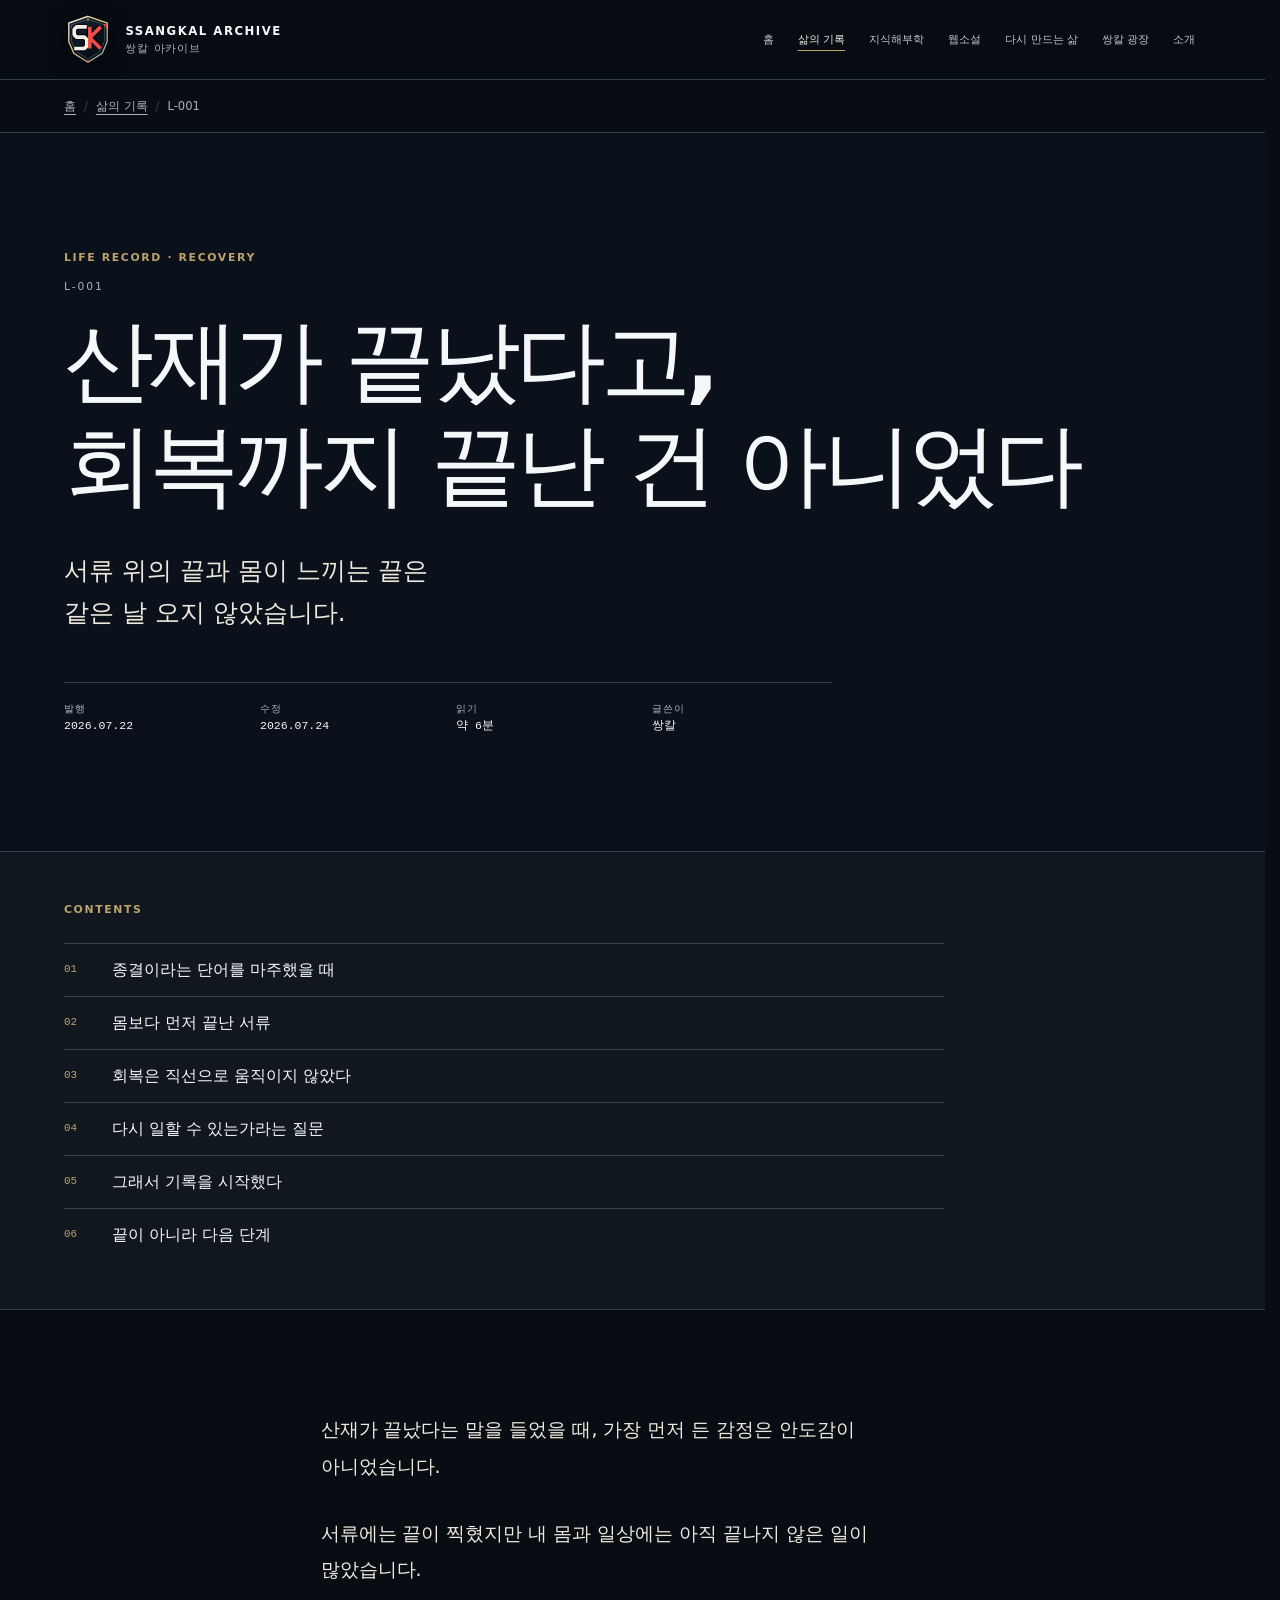
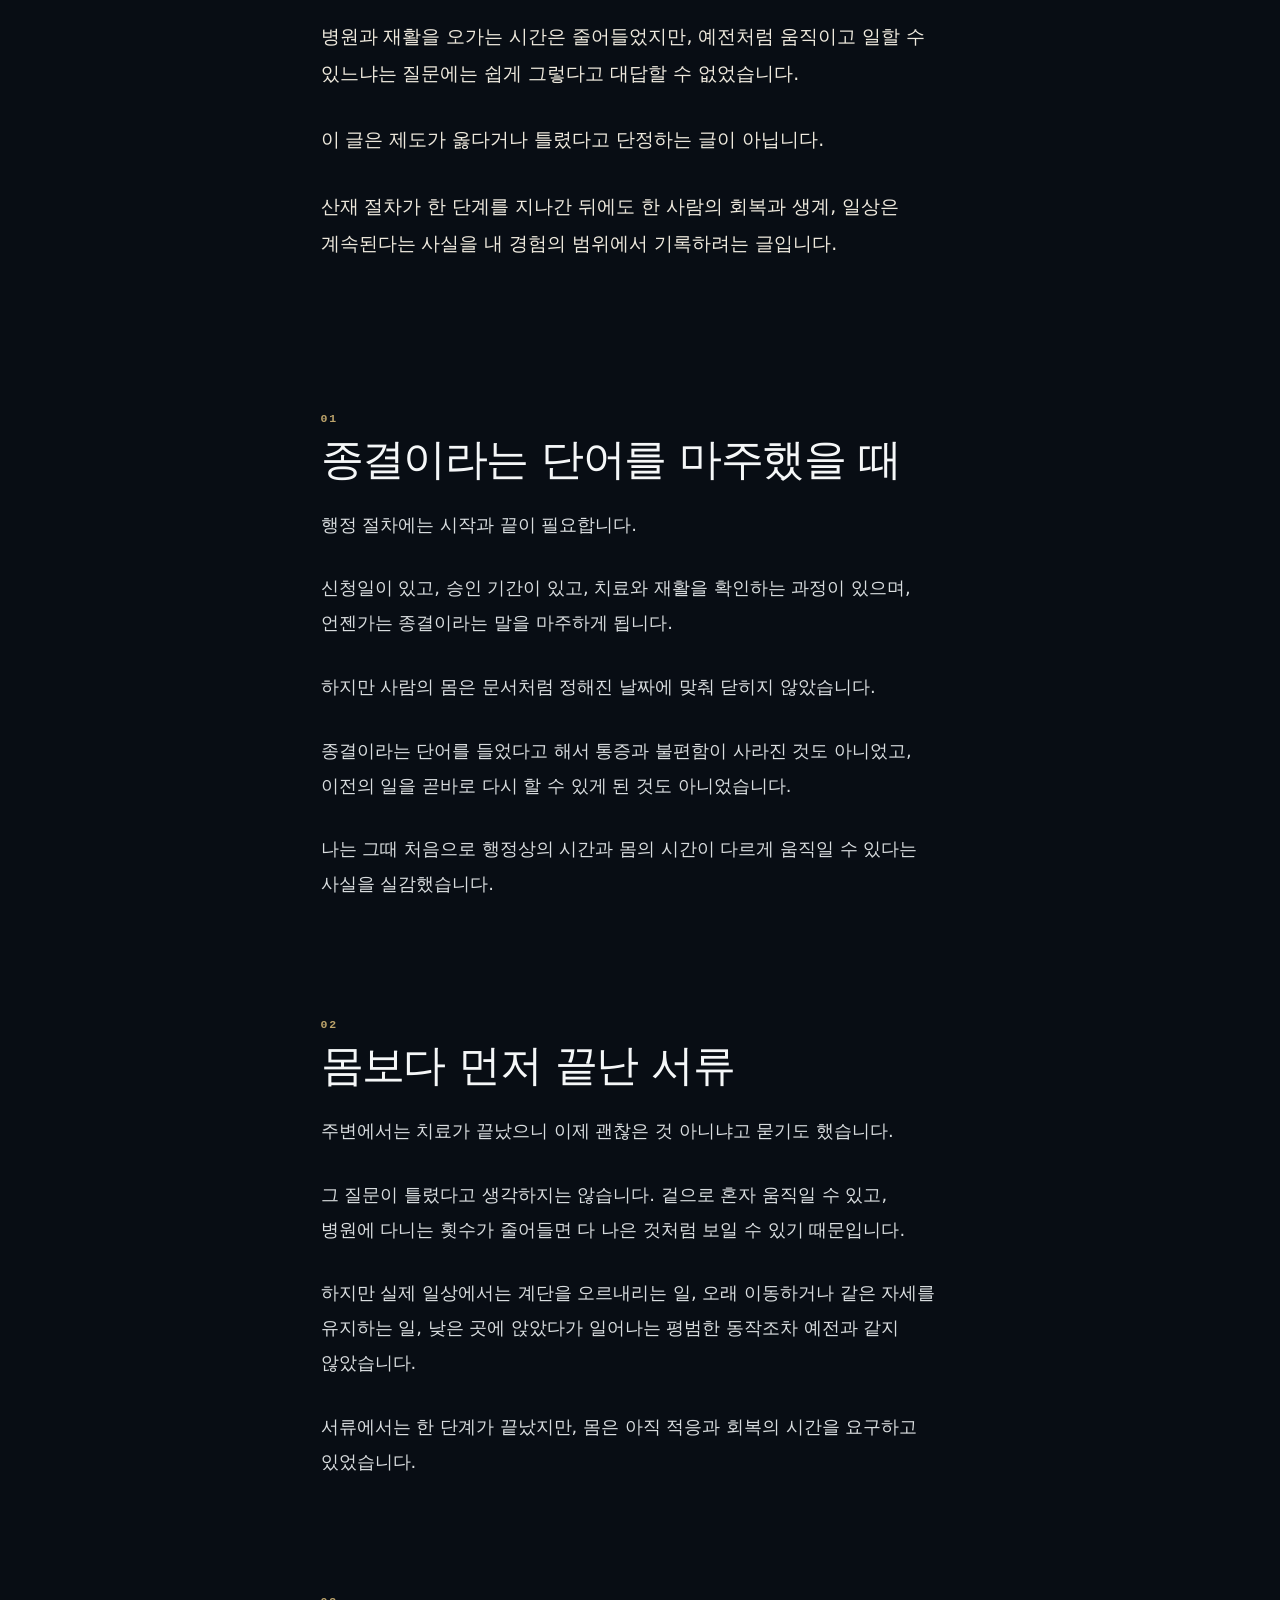
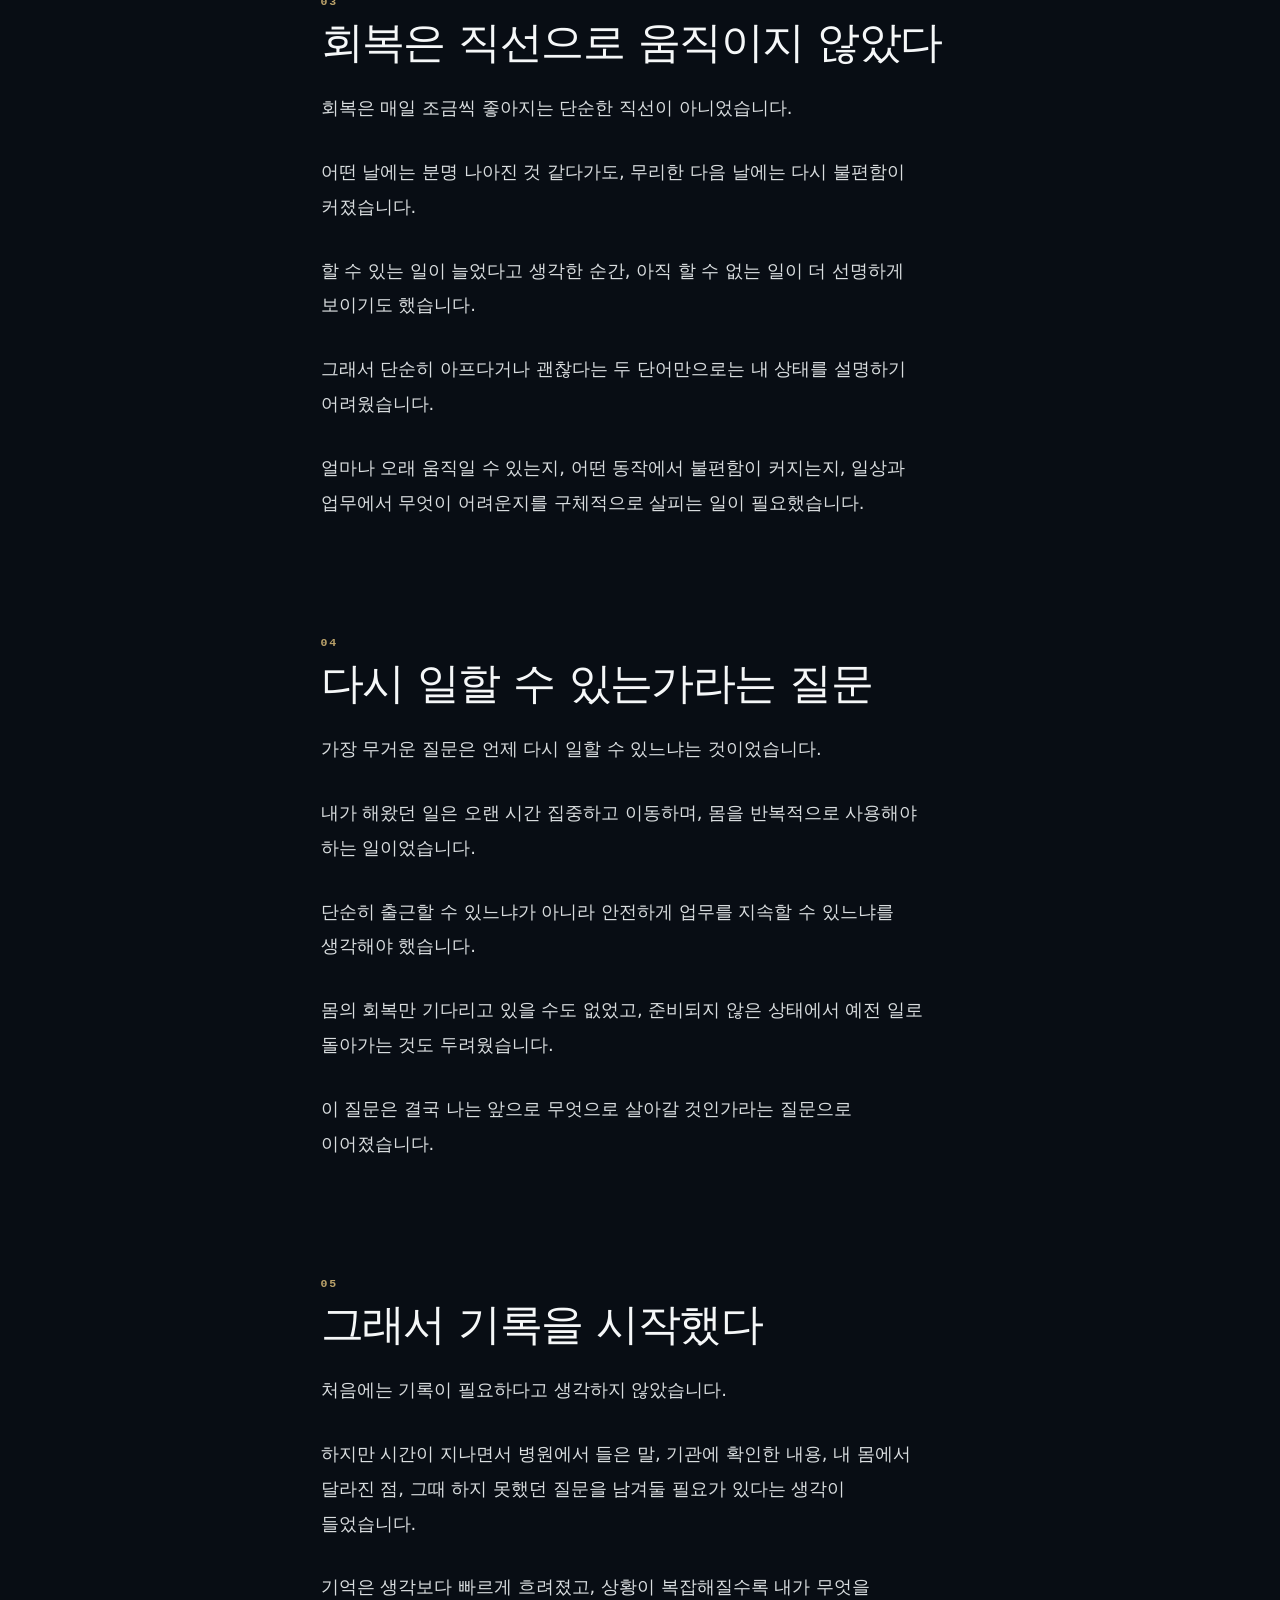
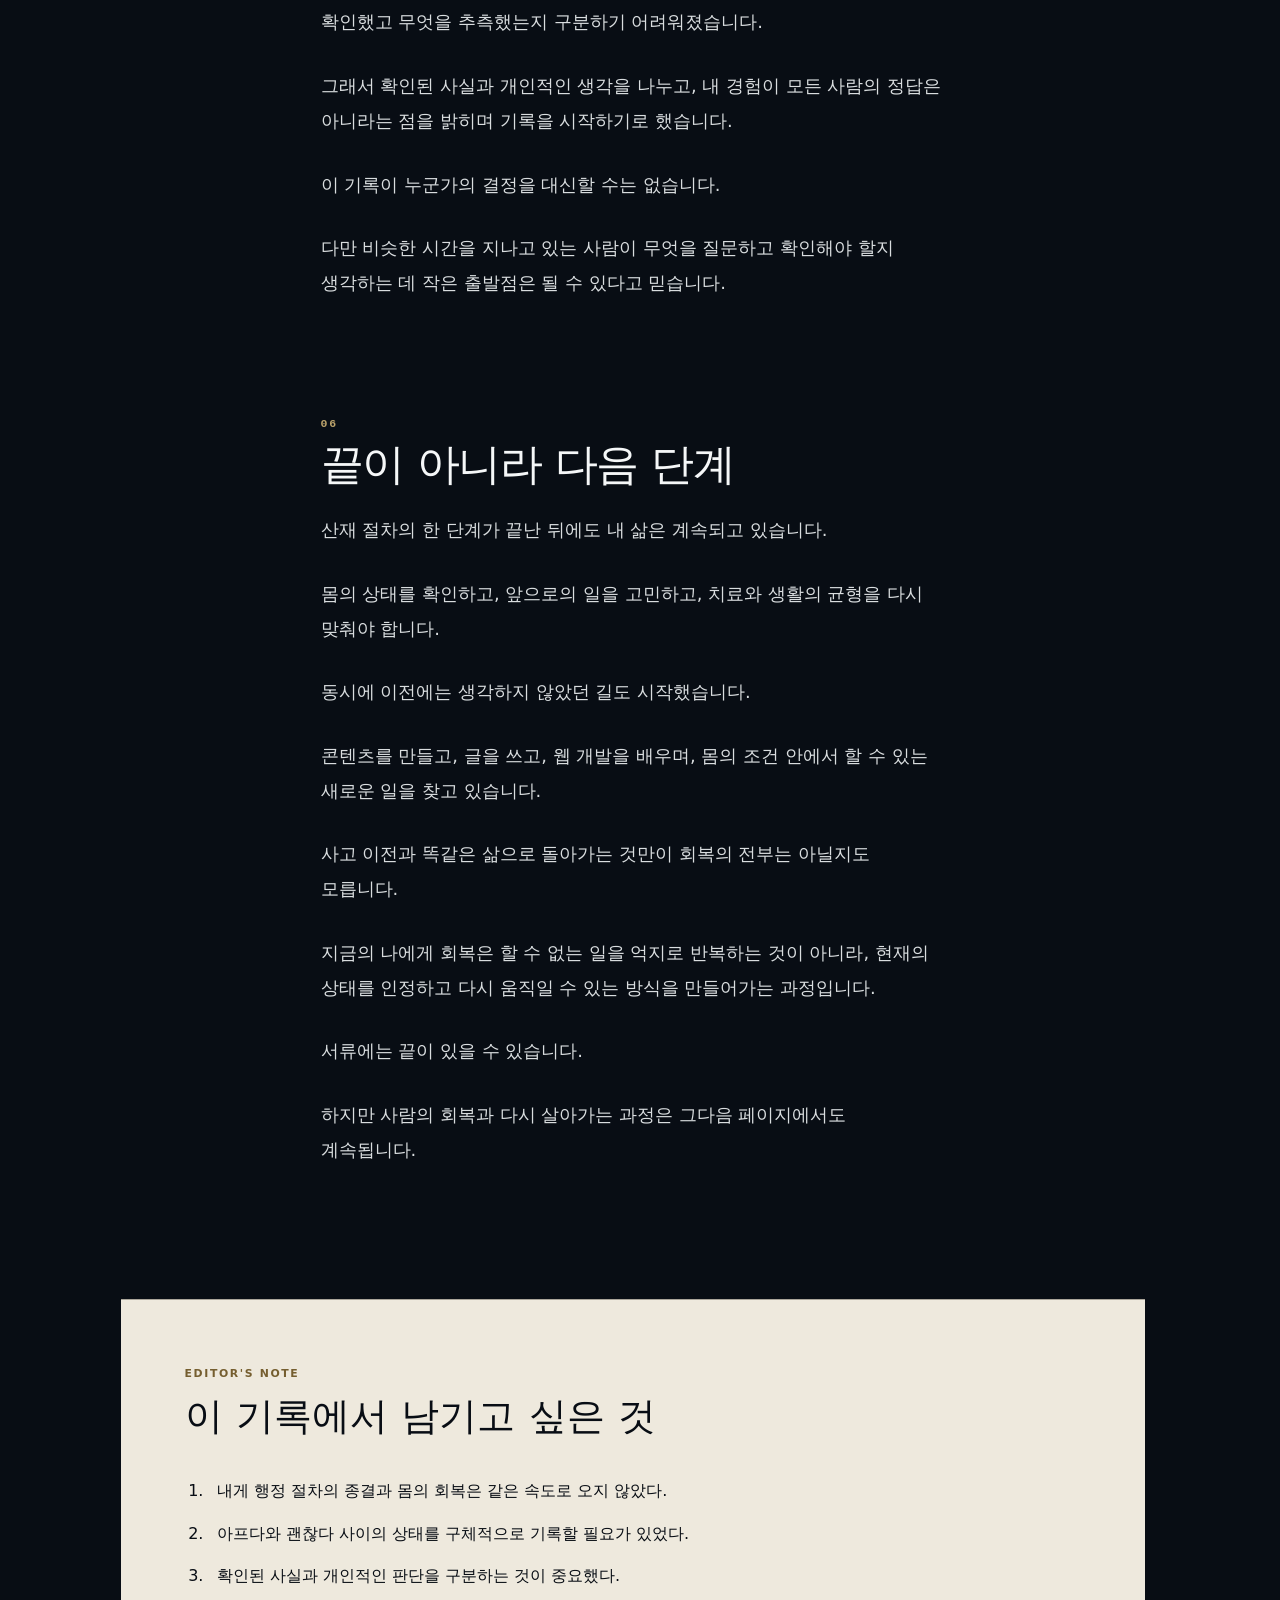
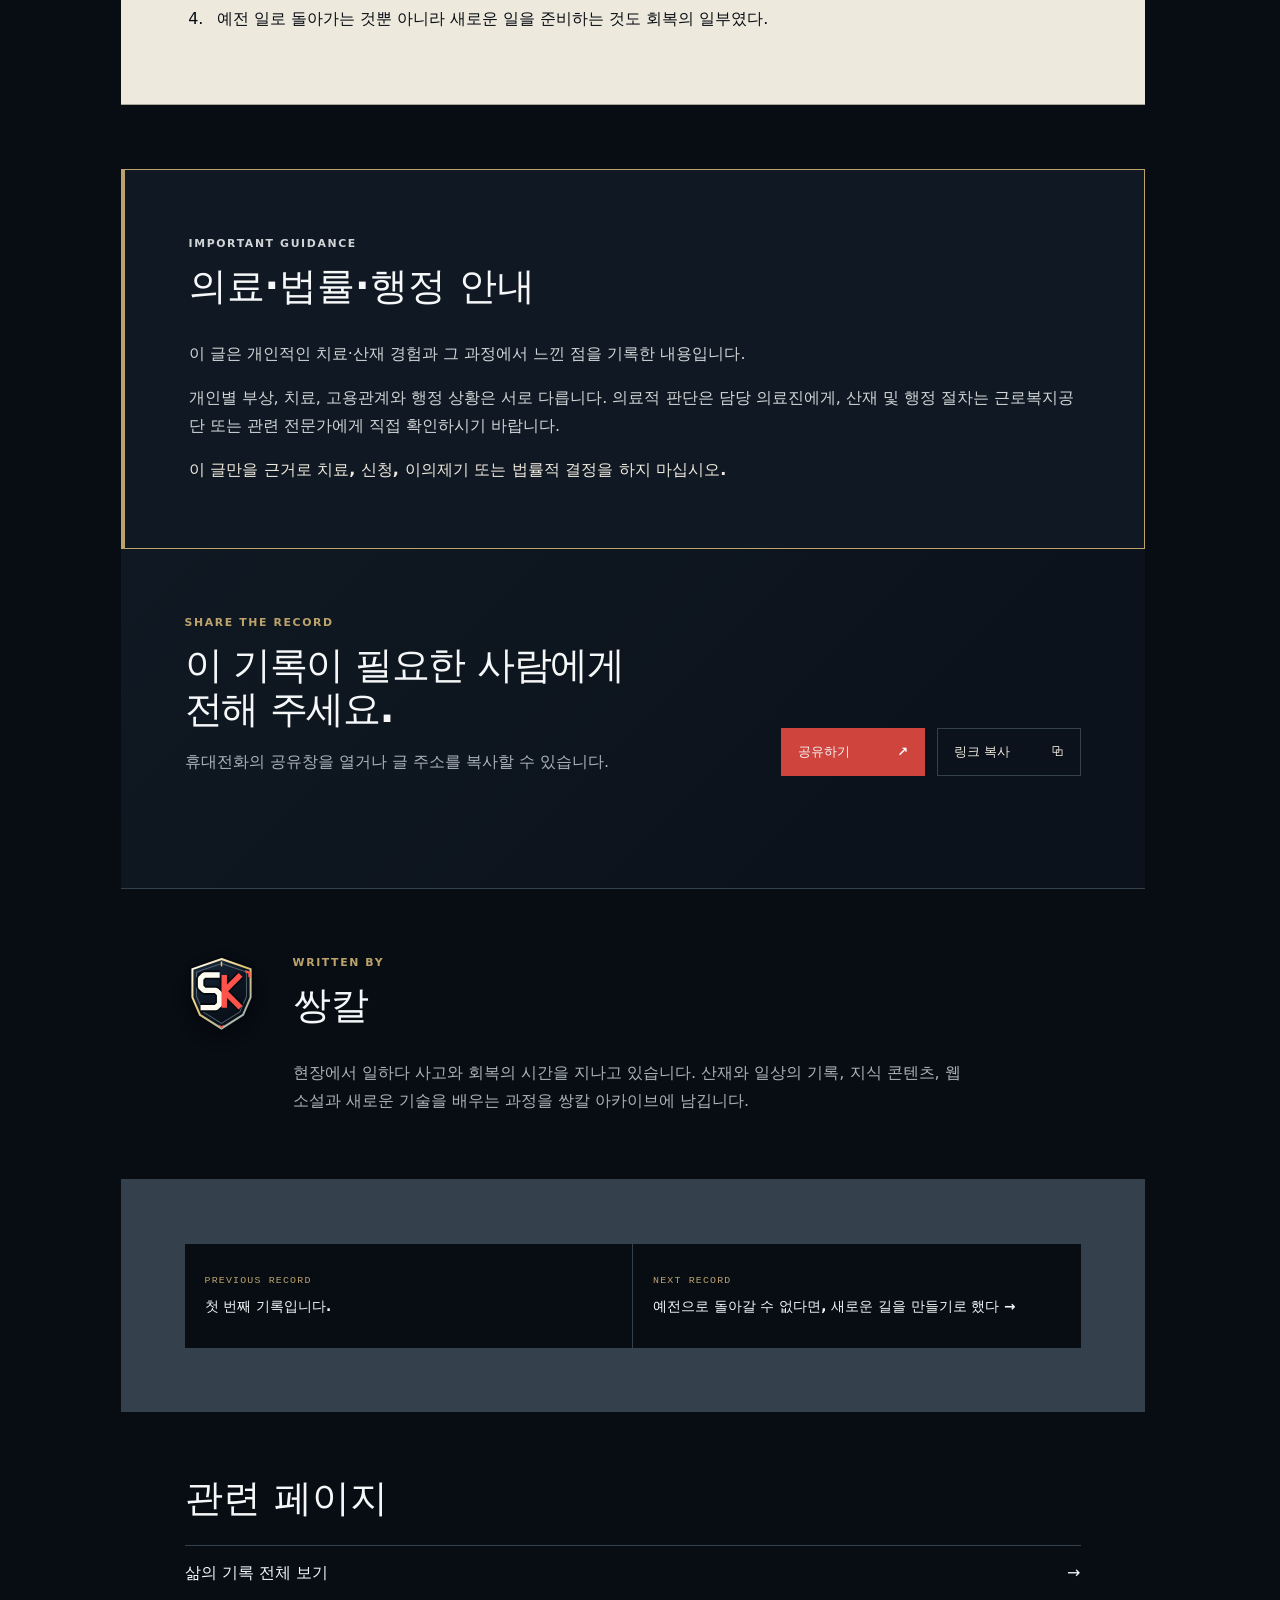
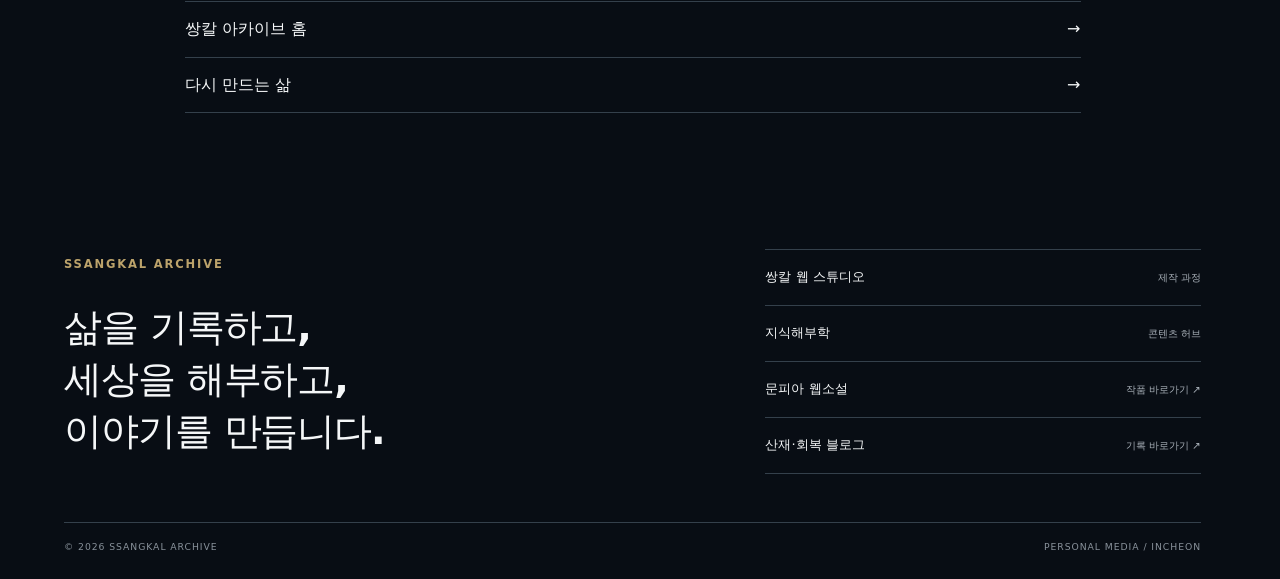
<file: life/workers-compensation-aftercare.html>
<!doctype html>
<html lang="ko">
<head>
  <meta charset="utf-8">
  <meta name="viewport" content="width=device-width, initial-scale=1">
  <title>산재가 끝났다고, 회복까지 끝난 건 아니었다 | 삶의 기록 | 쌍칼 아카이브</title>
  <meta name="description" content="산재 절차가 끝난 뒤에도 몸과 일상은 곧바로 회복되지 않았습니다. 치료 이후 남은 어려움과 새로운 길을 준비하는 개인 경험을 기록합니다.">
  <link rel="canonical" href="https://ssangkalweb.github.io/ssangkal-archive/life/workers-compensation-aftercare.html">
  <meta property="og:type" content="article"><meta property="og:locale" content="ko_KR"><meta property="og:site_name" content="쌍칼 아카이브">
  <meta property="og:title" content="산재가 끝났다고, 회복까지 끝난 건 아니었다 | 삶의 기록 | 쌍칼 아카이브">
  <meta property="og:description" content="산재 절차가 끝난 뒤에도 몸과 일상은 곧바로 회복되지 않았습니다. 치료 이후 남은 어려움과 새로운 길을 준비하는 개인 경험을 기록합니다.">
  <meta property="og:url" content="https://ssangkalweb.github.io/ssangkal-archive/life/workers-compensation-aftercare.html">
  <meta property="og:image" content="https://ssangkalweb.github.io/ssangkal-archive/og-life-001.png">
  <meta property="og:image:secure_url" content="https://ssangkalweb.github.io/ssangkal-archive/og-life-001.png">
  <meta property="og:image:type" content="image/png">
  <meta property="og:image:width" content="1200"><meta property="og:image:height" content="630">
  <meta property="og:image:alt" content="산재가 끝났다고, 회복까지 끝난 건 아니었다 — 쌍칼 아카이브 삶의 기록 L-001">
  <meta name="twitter:card" content="summary_large_image">
  <meta name="twitter:title" content="산재가 끝났다고, 회복까지 끝난 건 아니었다">
  <meta name="twitter:description" content="산재 절차가 끝난 뒤에도 계속되는 몸과 일상의 회복을 기록합니다.">
  <meta name="twitter:image" content="https://ssangkalweb.github.io/ssangkal-archive/og-life-001.png">
  <meta name="twitter:image:alt" content="산재가 끝났다고, 회복까지 끝난 건 아니었다 — 쌍칼 아카이브 삶의 기록 L-001">
  <meta property="article:published_time" content="2026-07-22"><meta property="article:modified_time" content="2026-07-24"><meta property="article:section" content="삶의 기록">
  <meta name="theme-color" content="#0a111b"><link rel="icon" href="../favicon.svg" type="image/svg+xml"><link rel="apple-touch-icon" href="../apple-touch-icon.png"><link rel="stylesheet" href="../style.css?v=20260727-2"><script defer src="../script.js?v=20260724-5"></script>
  <script type="application/ld+json">
  {"@context":"https://schema.org","@type":"Article","headline":"산재가 끝났다고, 회복까지 끝난 건 아니었다","description":"산재 절차가 끝난 뒤에도 몸과 일상은 곧바로 회복되지 않았습니다. 치료 이후 남은 어려움과 새로운 길을 준비하는 개인 경험을 기록합니다.","datePublished":"2026-07-22","dateModified":"2026-07-24","inLanguage":"ko-KR","articleSection":"삶의 기록","author":{"@type":"Person","name":"쌍칼","url":"https://ssangkalweb.github.io/ssangkal-archive/"},"image":"https://ssangkalweb.github.io/ssangkal-archive/og-life-001.png","mainEntityOfPage":"https://ssangkalweb.github.io/ssangkal-archive/life/workers-compensation-aftercare.html","url":"https://ssangkalweb.github.io/ssangkal-archive/life/workers-compensation-aftercare.html"}
  </script>
</head>
<body class="article-page">
  <a class="skip-link" href="#main-content">본문으로 바로가기</a>
  <header class="site-header" data-header><div class="header-inner"><a class="brand" href="../" aria-label="쌍칼 아카이브 홈"><span class="brand-mark" aria-hidden="true"><span>SK</span></span><span class="brand-name"><strong>SSANGKAL ARCHIVE</strong><small>쌍칼 아카이브</small></span></a><button class="menu-toggle" type="button" aria-expanded="false" aria-controls="primary-navigation" aria-label="주 메뉴 열기"><span aria-hidden="true"></span><span aria-hidden="true"></span></button><nav class="primary-nav" id="primary-navigation" aria-label="주 메뉴"><a href="../">홈</a><a href="./" aria-current="page">삶의 기록</a><a href="../knowledge/">지식해부학</a><a href="https://library.munpia.com/OK2RFuVqomnbaxdqtLg1/novel/detail?novelId=570424" target="_blank" rel="noopener noreferrer">웹소설<span class="sr-only">(새 탭에서 열림)</span></a><a href="../#build">다시 만드는 삶</a><a href="../#square">쌍칼 광장</a><a href="../#about">소개</a></nav></div></header>
  <main id="main-content">
    <nav class="breadcrumb" aria-label="현재 위치"><ol><li><a href="../">홈</a></li><li><a href="./">삶의 기록</a></li><li aria-current="page">L-001</li></ol></nav>
    <article class="longform-article">
      <header class="article-header">
        <p class="eyebrow">LIFE RECORD · RECOVERY</p><p class="issue-number">L-001</p>
        <h1>산재가 끝났다고,<br>회복까지 끝난 건 아니었다</h1>
        <p class="article-deck">서류 위의 끝과 몸이 느끼는 끝은<br>같은 날 오지 않았습니다.</p>
        <dl class="article-meta"><div><dt>발행</dt><dd><time datetime="2026-07-22">2026.07.22</time></dd></div><div><dt>수정</dt><dd><time datetime="2026-07-24">2026.07.24</time></dd></div><div><dt>읽기</dt><dd>약 6분</dd></div><div><dt>글쓴이</dt><dd>쌍칼</dd></div></dl>
      </header>
      <nav class="table-of-contents" aria-labelledby="toc-title"><p class="eyebrow" id="toc-title">CONTENTS</p><ol><li><a href="#section-01"><span>01</span> 종결이라는 단어를 마주했을 때</a></li><li><a href="#section-02"><span>02</span> 몸보다 먼저 끝난 서류</a></li><li><a href="#section-03"><span>03</span> 회복은 직선으로 움직이지 않았다</a></li><li><a href="#section-04"><span>04</span> 다시 일할 수 있는가라는 질문</a></li><li><a href="#section-05"><span>05</span> 그래서 기록을 시작했다</a></li><li><a href="#section-06"><span>06</span> 끝이 아니라 다음 단계</a></li></ol></nav>
      <div class="article-body">
        <div class="article-intro"><p>산재가 끝났다는 말을 들었을 때, 가장 먼저 든 감정은 안도감이 아니었습니다.</p><p>서류에는 끝이 찍혔지만 내 몸과 일상에는 아직 끝나지 않은 일이 많았습니다.</p><p>병원과 재활을 오가는 시간은 줄어들었지만, 예전처럼 움직이고 일할 수 있느냐는 질문에는 쉽게 그렇다고 대답할 수 없었습니다.</p><p>이 글은 제도가 옳다거나 틀렸다고 단정하는 글이 아닙니다.</p><p>산재 절차가 한 단계를 지나간 뒤에도 한 사람의 회복과 생계, 일상은 계속된다는 사실을 내 경험의 범위에서 기록하려는 글입니다.</p></div>
        <section id="section-01"><p class="section-number">01</p><h2>종결이라는 단어를 마주했을 때</h2><p>행정 절차에는 시작과 끝이 필요합니다.</p><p>신청일이 있고, 승인 기간이 있고, 치료와 재활을 확인하는 과정이 있으며, 언젠가는 종결이라는 말을 마주하게 됩니다.</p><p>하지만 사람의 몸은 문서처럼 정해진 날짜에 맞춰 닫히지 않았습니다.</p><p>종결이라는 단어를 들었다고 해서 통증과 불편함이 사라진 것도 아니었고, 이전의 일을 곧바로 다시 할 수 있게 된 것도 아니었습니다.</p><p>나는 그때 처음으로 행정상의 시간과 몸의 시간이 다르게 움직일 수 있다는 사실을 실감했습니다.</p></section>
        <section id="section-02"><p class="section-number">02</p><h2>몸보다 먼저 끝난 서류</h2><p>주변에서는 치료가 끝났으니 이제 괜찮은 것 아니냐고 묻기도 했습니다.</p><p>그 질문이 틀렸다고 생각하지는 않습니다. 겉으로 혼자 움직일 수 있고, 병원에 다니는 횟수가 줄어들면 다 나은 것처럼 보일 수 있기 때문입니다.</p><p>하지만 실제 일상에서는 계단을 오르내리는 일, 오래 이동하거나 같은 자세를 유지하는 일, 낮은 곳에 앉았다가 일어나는 평범한 동작조차 예전과 같지 않았습니다.</p><p>서류에서는 한 단계가 끝났지만, 몸은 아직 적응과 회복의 시간을 요구하고 있었습니다.</p></section>
        <section id="section-03"><p class="section-number">03</p><h2>회복은 직선으로 움직이지 않았다</h2><p>회복은 매일 조금씩 좋아지는 단순한 직선이 아니었습니다.</p><p>어떤 날에는 분명 나아진 것 같다가도, 무리한 다음 날에는 다시 불편함이 커졌습니다.</p><p>할 수 있는 일이 늘었다고 생각한 순간, 아직 할 수 없는 일이 더 선명하게 보이기도 했습니다.</p><p>그래서 단순히 아프다거나 괜찮다는 두 단어만으로는 내 상태를 설명하기 어려웠습니다.</p><p>얼마나 오래 움직일 수 있는지, 어떤 동작에서 불편함이 커지는지, 일상과 업무에서 무엇이 어려운지를 구체적으로 살피는 일이 필요했습니다.</p></section>
        <section id="section-04"><p class="section-number">04</p><h2>다시 일할 수 있는가라는 질문</h2><p>가장 무거운 질문은 언제 다시 일할 수 있느냐는 것이었습니다.</p><p>내가 해왔던 일은 오랜 시간 집중하고 이동하며, 몸을 반복적으로 사용해야 하는 일이었습니다.</p><p>단순히 출근할 수 있느냐가 아니라 안전하게 업무를 지속할 수 있느냐를 생각해야 했습니다.</p><p>몸의 회복만 기다리고 있을 수도 없었고, 준비되지 않은 상태에서 예전 일로 돌아가는 것도 두려웠습니다.</p><p>이 질문은 결국 나는 앞으로 무엇으로 살아갈 것인가라는 질문으로 이어졌습니다.</p></section>
        <section id="section-05"><p class="section-number">05</p><h2>그래서 기록을 시작했다</h2><p>처음에는 기록이 필요하다고 생각하지 않았습니다.</p><p>하지만 시간이 지나면서 병원에서 들은 말, 기관에 확인한 내용, 내 몸에서 달라진 점, 그때 하지 못했던 질문을 남겨둘 필요가 있다는 생각이 들었습니다.</p><p>기억은 생각보다 빠르게 흐려졌고, 상황이 복잡해질수록 내가 무엇을 확인했고 무엇을 추측했는지 구분하기 어려워졌습니다.</p><p>그래서 확인된 사실과 개인적인 생각을 나누고, 내 경험이 모든 사람의 정답은 아니라는 점을 밝히며 기록을 시작하기로 했습니다.</p><p>이 기록이 누군가의 결정을 대신할 수는 없습니다.</p><p>다만 비슷한 시간을 지나고 있는 사람이 무엇을 질문하고 확인해야 할지 생각하는 데 작은 출발점은 될 수 있다고 믿습니다.</p></section>
        <section id="section-06"><p class="section-number">06</p><h2>끝이 아니라 다음 단계</h2><p>산재 절차의 한 단계가 끝난 뒤에도 내 삶은 계속되고 있습니다.</p><p>몸의 상태를 확인하고, 앞으로의 일을 고민하고, 치료와 생활의 균형을 다시 맞춰야 합니다.</p><p>동시에 이전에는 생각하지 않았던 길도 시작했습니다.</p><p>콘텐츠를 만들고, 글을 쓰고, 웹 개발을 배우며, 몸의 조건 안에서 할 수 있는 새로운 일을 찾고 있습니다.</p><p>사고 이전과 똑같은 삶으로 돌아가는 것만이 회복의 전부는 아닐지도 모릅니다.</p><p>지금의 나에게 회복은 할 수 없는 일을 억지로 반복하는 것이 아니라, 현재의 상태를 인정하고 다시 움직일 수 있는 방식을 만들어가는 과정입니다.</p><p>서류에는 끝이 있을 수 있습니다.</p><p>하지만 사람의 회복과 다시 살아가는 과정은 그다음 페이지에서도 계속됩니다.</p></section>
      </div>
      <section class="takeaways" aria-labelledby="takeaways-title"><p class="eyebrow">EDITOR'S NOTE</p><h2 id="takeaways-title">이 기록에서 남기고 싶은 것</h2><ol><li>내게 행정 절차의 종결과 몸의 회복은 같은 속도로 오지 않았다.</li><li>아프다와 괜찮다 사이의 상태를 구체적으로 기록할 필요가 있었다.</li><li>확인된 사실과 개인적인 판단을 구분하는 것이 중요했다.</li><li>예전 일로 돌아가는 것뿐 아니라 새로운 일을 준비하는 것도 회복의 일부였다.</li></ol></section>
      <aside class="important-guidance" aria-labelledby="guidance-title"><p class="eyebrow">IMPORTANT GUIDANCE</p><h2 id="guidance-title">의료·법률·행정 안내</h2><p>이 글은 개인적인 치료·산재 경험과 그 과정에서 느낀 점을 기록한 내용입니다.</p><p>개인별 부상, 치료, 고용관계와 행정 상황은 서로 다릅니다. 의료적 판단은 담당 의료진에게, 산재 및 행정 절차는 근로복지공단 또는 관련 전문가에게 직접 확인하시기 바랍니다.</p><p><strong>이 글만을 근거로 치료, 신청, 이의제기 또는 법률적 결정을 하지 마십시오.</strong></p></aside>
      <section class="article-share" aria-labelledby="share-title">
        <div class="article-share-copy">
          <p class="eyebrow">SHARE THE RECORD</p>
          <h2 id="share-title">이 기록이 필요한 사람에게<br>전해 주세요.</h2>
          <p>휴대전화의 공유창을 열거나 글 주소를 복사할 수 있습니다.</p>
        </div>
        <div class="share-controls">
          <button class="share-button share-button-primary" type="button" data-share>공유하기 <span aria-hidden="true">↗</span></button>
          <button class="share-button" type="button" data-copy-link>링크 복사 <span aria-hidden="true">⧉</span></button>
        </div>
        <p class="share-feedback" role="status" aria-live="polite" data-share-feedback></p>
      </section>
      <section class="author-box" aria-labelledby="author-title"><div class="author-mark" aria-hidden="true">SK</div><div><p class="eyebrow">WRITTEN BY</p><h2 id="author-title">쌍칼</h2><p>현장에서 일하다 사고와 회복의 시간을 지나고 있습니다. 산재와 일상의 기록, 지식 콘텐츠, 웹소설과 새로운 기술을 배우는 과정을 쌍칼 아카이브에 남깁니다.</p></div></section>
      <nav class="record-navigation" aria-label="삶의 기록 이동"><div><small>PREVIOUS RECORD</small><strong>첫 번째 기록입니다.</strong></div><a href="./building-a-new-path.html"><small>NEXT RECORD</small><strong>예전으로 돌아갈 수 없다면, 새로운 길을 만들기로 했다 <span aria-hidden="true">→</span></strong></a></nav>
      <nav class="related-links" aria-labelledby="related-title"><h2 id="related-title">관련 페이지</h2><a href="./">삶의 기록 전체 보기 <span aria-hidden="true">→</span></a><a href="../">쌍칼 아카이브 홈 <span aria-hidden="true">→</span></a><a href="../#build">다시 만드는 삶 <span aria-hidden="true">→</span></a></nav>
    </article>
  </main>
  <footer class="site-footer"><div class="footer-primary"><div><strong>SSANGKAL ARCHIVE</strong><p>삶을 기록하고,<br>세상을 해부하고,<br>이야기를 만듭니다.</p></div><nav aria-label="하단 메뉴"><a href="../#build">쌍칼 웹 스튜디오 <small>제작 과정</small></a><a href="../knowledge/">지식해부학 <small>콘텐츠 허브</small></a><a href="https://library.munpia.com/OK2RFuVqomnbaxdqtLg1/novel/detail?novelId=570424" target="_blank" rel="noopener noreferrer">문피아 웹소설 <small>작품 바로가기 ↗</small><span class="sr-only">(새 탭에서 열림)</span></a><a href="https://ssangkal.tistory.com/" target="_blank" rel="noopener noreferrer">산재·회복 블로그 <small>기록 바로가기 ↗</small><span class="sr-only">(새 탭에서 열림)</span></a></nav></div><div class="footer-bottom"><span>© <span id="current-year">2026</span> SSANGKAL ARCHIVE</span><span>PERSONAL MEDIA / INCHEON</span></div></footer>
</body>
</html>
</file>
<file: style.css>
:root{color-scheme:dark;--ink:#080d14;--navy:#0a111b;--panel:#101923;--paper:#eee9dd;--white:#f5f7f8;--muted:#aab2ba;--line:#34404b;--soft:#222d38;--red:#d0443e;--gold:#bca36b;--header:4.75rem;--anchor-offset:calc(var(--header) + 1.5rem);--gutter:clamp(1.25rem,5vw,5rem);--content:90rem;font-family:Pretendard,"Apple SD Gothic Neo","Noto Sans KR","Malgun Gothic",system-ui,sans-serif;font-synthesis:none}

*{box-sizing:border-box}
html{scroll-behavior:smooth;scroll-padding-top:var(--anchor-offset);scrollbar-gutter:stable}
body{margin:0;min-width:20rem;background:var(--ink);color:var(--white);font-size:1rem;line-height:1.75;overflow-x:hidden}
a{color:inherit;text-decoration:none}
button,a{-webkit-tap-highlight-color:transparent}
button{font:inherit}
h1,h2,h3,p{margin-top:0}
h1,h2,h3{line-height:1.16;text-wrap:balance}
.skip-link{position:fixed;z-index:1000;top:0;left:max(.5rem,env(safe-area-inset-left));max-width:calc(100vw - 1rem);padding:.7rem 1rem;background:var(--paper);color:var(--ink);transform:translateY(calc(-100% - .5rem))}
.skip-link:focus{top:.5rem;transform:translateY(0)}
.sr-only{position:absolute!important;width:1px!important;height:1px!important;padding:0!important;margin:-1px!important;overflow:hidden!important;clip:rect(0,0,0,0)!important;white-space:nowrap!important;border:0!important}
:focus-visible{outline:3px solid var(--gold);outline-offset:3px}
.hero,.archive-portal,#life,#knowledge,#fiction,#build,#square,#about{scroll-margin-top:var(--anchor-offset)}

.site-header{position:sticky;z-index:50;top:0;height:var(--header);min-height:var(--header);border-bottom:1px solid var(--line);background:rgba(8,13,20,.96)}
.header-inner{position:relative;width:min(100%,var(--content));height:100%;margin:auto;padding-inline:var(--gutter);display:flex;align-items:center;justify-content:space-between}
.brand{min-height:3.3rem;display:inline-flex;align-items:center;gap:.84rem}
.brand-mark{width:3rem;height:3.3rem;flex:0 0 auto;display:block;background:url("archive-mark.svg") center/contain no-repeat;filter:drop-shadow(0 .38rem .7rem rgba(0,0,0,.4));transition:filter .2s ease,transform .2s ease}
.brand-mark:before,.brand-mark:after{content:none}
.brand-mark span{display:none}
.brand:hover .brand-mark{filter:drop-shadow(0 .44rem .85rem rgba(0,0,0,.52)) brightness(1.08);transform:translateY(-1px)}
.brand-name{display:grid;line-height:1.2}
.brand-name strong{font-size:.73rem;letter-spacing:.13em}
.brand-name small{margin-top:.25rem;color:var(--muted);font-size:.68rem;letter-spacing:.08em}
.menu-toggle{width:2.75rem;height:2.75rem;padding:0;border:1px solid var(--line);background:transparent;color:var(--white);display:grid;place-content:center;gap:.4rem;cursor:pointer}
.menu-toggle span{width:1.15rem;height:1px;background:currentColor;transition:transform .2s}
.menu-open .menu-toggle span:first-child{transform:translateY(.22rem) rotate(45deg)}
.menu-open .menu-toggle span:last-child{transform:translateY(-.22rem) rotate(-45deg)}
.primary-nav{position:absolute;top:calc(100% + 1px);right:var(--gutter);left:var(--gutter);max-height:calc(100svh - var(--header) - 1px);overflow-y:auto;display:none;padding:.75rem;border:1px solid var(--line);background:var(--panel);box-shadow:0 1.5rem 3rem #0006}
.menu-open .primary-nav{display:grid}
.primary-nav a{min-height:2.75rem;padding:.65rem .75rem;border-bottom:1px solid var(--soft);display:flex;align-items:center;font-size:.9rem}
.primary-nav a:last-child{border:0}

.hero{position:relative;width:min(100%,var(--content));min-height:calc(100svh - var(--header));margin:auto;padding:clamp(2.5rem,7vw,6.5rem) var(--gutter) 4.5rem;display:grid;gap:3rem;overflow:hidden;background:var(--navy)}
.hero:before{content:"";position:absolute;inset:0;pointer-events:none;background-image:linear-gradient(to right,transparent calc(100% - 1px),rgba(188,163,107,.08) 1px);background-size:4.5rem 100%;mask-image:linear-gradient(#000,transparent 80%)}
.hero-copy,.index-board{position:relative;z-index:1}
.editorial-label{margin-bottom:2rem;padding-block:.55rem;border-block:1px solid var(--line);display:flex;flex-wrap:wrap;gap:.15rem 1.1rem;color:var(--gold);font-size:.62rem;font-weight:700;letter-spacing:.12em}
.issue-number{margin-bottom:.8rem;color:var(--muted);font-size:.67rem;letter-spacing:.18em}
.hero h1{max-width:13ch;margin-bottom:2rem;font-size:clamp(2.2rem,9vw,6.6rem);font-weight:800;letter-spacing:-.055em;word-break:keep-all}
.hero h1 .hero-line{display:block}
.hero h1 em{color:var(--paper);font-style:normal}
.hero-lead{max-width:32rem;margin-bottom:2rem;color:#d1d5d7;font-size:clamp(1rem,2vw,1.16rem);line-height:1.9}
.hero-actions{display:flex;flex-direction:column;gap:.7rem}
.button{min-height:3.25rem;padding:.8rem 1.15rem;border:1px solid var(--line);display:inline-flex;align-items:center;justify-content:space-between;gap:1.5rem;font-size:.86rem;font-weight:750}
.button-primary{background:var(--paper);border-color:var(--paper);color:var(--ink)}
.button-primary:hover{background:var(--white)}
.button-secondary:hover{border-color:var(--gold)}
.trust-note{margin:1.2rem 0 0;color:var(--muted);font-size:.75rem;line-height:1.6;letter-spacing:.04em}

.index-board{align-self:end;border:1px solid var(--line);background:rgba(16,25,35,.86)}
.board-head,.board-foot{padding:.75rem 1rem;display:flex;justify-content:space-between;color:var(--muted);font-size:.58rem;letter-spacing:.14em}
.board-head{border-bottom:1px solid var(--line)}
.board-status{margin:0;padding:.7rem 1rem;border-bottom:1px solid var(--line);color:var(--gold);font-size:.62rem;letter-spacing:.1em}
.board-status span{width:.42rem;height:.42rem;margin-right:.4rem;border-radius:50%;background:var(--red);display:inline-block}
.index-board ol{margin:0;padding:0;list-style:none}
.index-board li{border-bottom:1px solid var(--soft)}
.index-board li a{min-height:4.2rem;padding:.75rem 1rem;display:grid;grid-template-columns:2rem 1fr auto;align-items:center;gap:.75rem}
.index-board li.is-active{border-left:3px solid var(--red);background:rgba(208,68,62,.08)}
.index-board li:hover{background:#fff1}
.board-number{color:var(--gold);font:700 .7rem/1 monospace}
.index-board strong{display:block;font-size:.77rem;letter-spacing:.11em}
.index-board small{display:block;margin-top:.1rem;color:var(--muted);font-size:.72rem}
.board-foot{border-top:1px solid var(--line);align-items:center}
.registration-mark{padding:.2rem .45rem;border:1px solid var(--line);color:var(--gold)}
.hero-rule{position:absolute;bottom:0;left:var(--gutter);right:var(--gutter);height:5px;border-block:1px solid var(--line)}

.section-shell{width:min(100%,var(--content));margin:auto;padding:4.5rem var(--gutter)}
.eyebrow{color:var(--gold);font-size:.68rem;font-weight:750;letter-spacing:.15em}
.eyebrow span{margin-left:.7rem;color:var(--muted)}
.section-heading{margin-bottom:3rem}
.section-heading h2,.square h2,.about h2{margin-bottom:1.5rem;font-size:clamp(2rem,6vw,4.25rem);letter-spacing:-.045em}
.section-heading>p:last-child{max-width:38rem;color:var(--muted)}
.archive-portal{background:var(--paper);color:var(--ink)}
.archive-portal .eyebrow,.about .eyebrow{color:#755e2f}
.portal-grid{display:grid;border-top:2px solid var(--ink)}
.portal-card{min-height:19rem;padding:1.5rem .25rem;border-bottom:1px solid #a9a397;display:flex;flex-direction:column}
.card-meta{margin-bottom:2rem;display:flex;align-items:center;justify-content:space-between;font:700 .7rem/1 monospace}
.status{width:fit-content;min-height:1.65rem;padding:.38rem .55rem;border:1px solid currentColor;color:var(--gold);display:inline-flex;align-items:center;font-size:.58rem;font-weight:800;line-height:1;letter-spacing:.12em}
.archive-portal .status{color:#6b5934}
.status-red,.archive-portal .status-red{color:var(--red)}
.portal-card h3{margin-bottom:1rem;font-size:1.55rem;letter-spacing:-.03em}
.portal-card p{max-width:29rem;color:#3c3b39;font-size:.92rem}
.portal-card a{min-height:2.75rem;margin-top:auto;border-top:1px solid #aaa59a;display:flex;align-items:end;justify-content:space-between;font-size:.78rem;font-weight:750}

.records{padding-block:0;background:var(--navy)}
.record-panel{min-height:21rem;padding-block:2rem;border-bottom:1px solid var(--line);display:grid;gap:2rem}
.record-index{color:var(--gold);font:700 .72rem/1 monospace;letter-spacing:.12em}
.record-content h2{margin-bottom:1rem;font-size:clamp(1.8rem,4vw,3rem);letter-spacing:-.035em}
.record-content>p:not(.eyebrow){max-width:42rem;color:var(--muted)}
.record-actions{max-width:42rem;margin-top:1.4rem;display:flex;flex-wrap:wrap;gap:.65rem}
.record-actions a{min-height:2.75rem;padding:.7rem 1rem;border:1px solid var(--line);display:inline-flex;align-items:center;justify-content:space-between;gap:1rem;color:var(--paper);font-size:.78rem;font-weight:750}
.record-actions a:hover{border-color:var(--gold);color:var(--gold)}
.record-state{align-self:end;display:grid;gap:.7rem}
.record-state strong,.about-state strong{font-size:.85rem}
.record-state small,.about-state small{color:#7f8992;font:.62rem/1.4 monospace;letter-spacing:.08em}
.notice{max-width:44rem;margin-top:1.5rem;padding:1rem;border-left:2px solid var(--gold);background:var(--panel);color:#c6ccd0}
.notice strong{color:var(--paper);font-size:.72rem;letter-spacing:.08em}
.notice p{margin:.35rem 0 0;font-size:.78rem;line-height:1.75}
.studio-showcase{min-width:0;padding-top:2.5rem;border-top:1px solid var(--line);scroll-margin-top:var(--anchor-offset)}
.studio-heading{margin-bottom:2rem;display:grid;gap:1rem}
.studio-heading h3{max-width:20ch;margin:0;font-size:clamp(1.65rem,4vw,2.8rem);letter-spacing:-.04em}
.studio-heading>p{max-width:34rem;margin:0;color:var(--muted);font-size:.88rem}
.studio-cases{display:grid;border:1px solid var(--line)}
.studio-case{min-width:0;padding:1.25rem;display:grid;gap:1.25rem;background:#0c141e}
.studio-case+.studio-case{border-top:1px solid var(--line)}
.studio-case-meta{display:flex;justify-content:space-between;color:var(--gold);font:700 .62rem/1 monospace;letter-spacing:.13em}
.studio-case-meta span:last-child{color:#f07169}
.studio-case-visual{position:relative;min-height:12rem;padding:1.4rem;border:1px solid #42505d;display:flex;flex-direction:column;justify-content:flex-end;overflow:hidden;background:linear-gradient(145deg,#101c29,#070c12)}
.studio-case-visual:before,.studio-case-visual:after{content:"";position:absolute;pointer-events:none}
.studio-case-visual:before{inset:0;background-image:linear-gradient(to right,transparent calc(100% - 1px),rgba(188,163,107,.12) 1px),linear-gradient(to bottom,transparent calc(100% - 1px),rgba(188,163,107,.08) 1px);background-size:3rem 3rem}
.studio-case-visual:after{width:9rem;height:9rem;top:-3.5rem;right:-3rem;border:1px solid #d0443e66;border-radius:50%;box-shadow:0 0 0 2rem #d0443e17}
.studio-case-visual strong,.studio-case-visual span{position:relative;z-index:1}
.studio-case-visual strong{font-size:clamp(2.6rem,7vw,5.2rem);line-height:.9;letter-spacing:-.07em}
.studio-case-visual span{margin-top:1rem;color:var(--gold);font:.58rem/1.4 monospace;letter-spacing:.11em}
.studio-case-knowledge .studio-case-visual{background:linear-gradient(145deg,#141923,#080d14)}
.studio-case-knowledge .studio-case-visual strong{font-size:clamp(2.2rem,6vw,4.2rem)}
.studio-case-copy>p:first-child{margin-bottom:.55rem;color:var(--gold);font:.62rem/1.4 monospace;letter-spacing:.12em}
.studio-case-copy h4{margin:0 0 1rem;font-size:clamp(1.25rem,3vw,1.8rem);letter-spacing:.02em}
.studio-case-copy>p:not(:first-child){color:#c6ccd0;font-size:.86rem}
.studio-case-copy ul{margin:1.2rem 0;padding:0;list-style:none;color:var(--muted);font-size:.78rem}
.studio-case-copy li{padding:.35rem 0;border-top:1px solid var(--soft)}
.studio-case-copy li:last-child{border-bottom:1px solid var(--soft)}
.studio-case-copy a{min-height:2.75rem;padding:.65rem 0;border-bottom:1px solid var(--gold);display:flex;align-items:center;justify-content:space-between;color:var(--paper);font-size:.78rem;font-weight:750}
.studio-case-copy a:hover{color:var(--gold)}
.studio-process{margin:2rem 0 0;padding:0;border-block:1px solid var(--line);display:grid;list-style:none}
.studio-process li{padding:1.25rem 0}
.studio-process li+li{border-top:1px solid var(--line)}
.studio-process span{display:block;margin-bottom:.7rem;color:var(--red);font:700 .62rem/1 monospace}
.studio-process strong{font-size:.88rem}
.studio-process p{margin:.35rem 0 0;color:var(--muted);font-size:.76rem}
.studio-scope{margin:1.5rem 0 0;display:flex;flex-wrap:wrap;gap:.5rem}
.studio-scope strong,.studio-scope span{min-height:2rem;padding:.4rem .65rem;border:1px solid var(--line);display:inline-flex;align-items:center;font-size:.66rem}
.studio-scope strong{border-color:var(--gold);color:var(--gold);letter-spacing:.1em}
.studio-services{margin-top:3.5rem;padding-top:3rem;border-top:1px solid var(--line)}
.studio-services-heading{margin-bottom:2rem;display:grid;gap:1rem}
.studio-services-heading h3{max-width:22ch;margin:0;font-size:clamp(1.65rem,4vw,2.8rem);letter-spacing:-.04em}
.studio-services-heading>p{max-width:34rem;margin:0;color:var(--muted);font-size:.88rem}
.service-grid{display:grid;border:1px solid var(--line)}
.service-card{min-width:0;padding:1.4rem;display:flex;flex-direction:column;background:#0c141e}
.service-card+.service-card{border-top:1px solid var(--line)}
.service-card-featured{background:linear-gradient(155deg,#141c26,#0c141e)}
.service-card-head{margin-bottom:2.5rem;display:flex;align-items:center;justify-content:space-between;color:var(--gold);font:700 .62rem/1 monospace;letter-spacing:.12em}
.service-card-featured .service-card-head span:last-child{color:#f07169}
.service-kicker{margin:0 0 .5rem;color:var(--gold);font-size:.7rem;font-weight:750}
.service-card h4{margin:0 0 1rem;font-size:clamp(1.35rem,3vw,1.8rem);letter-spacing:-.025em}
.service-fit{min-height:6.2rem;margin:0;color:#c6ccd0;font-size:.86rem;line-height:1.75}
.service-card ul{margin:1.2rem 0;padding:0;list-style:none;color:var(--muted);font-size:.78rem}
.service-card li{position:relative;padding:.45rem 0 .45rem 1rem;border-top:1px solid var(--soft)}
.service-card li:before{content:"";position:absolute;top:1rem;left:0;width:.32rem;height:.32rem;background:var(--red)}
.service-card li:last-child{border-bottom:1px solid var(--soft)}
.service-card dl{margin:auto 0 0;padding-top:1.2rem}
.service-card dl div{padding:.4rem 0;display:flex;justify-content:space-between;gap:1rem;font-size:.73rem}
.service-card dt{color:#7f8992}
.service-card dd{margin:0;color:var(--paper);font-weight:750}
.service-inquiry{min-height:2.8rem;margin-top:1rem;padding:.65rem .8rem;border:1px solid var(--line);display:flex;align-items:center;justify-content:space-between;color:var(--paper);font-size:.76rem;font-weight:750}
.service-inquiry:hover{border-color:var(--gold);color:var(--gold)}
.service-boundary{padding:1.4rem;border:1px solid var(--line);border-top:0;background:#080d14}
.service-boundary p{margin:0;color:var(--muted);font-size:.8rem}
.service-boundary p strong{color:var(--paper)}
.service-boundary ul{margin:1rem 0 0;padding:0;display:flex;flex-wrap:wrap;gap:.45rem;list-style:none}
.service-boundary li{padding:.35rem .55rem;border:1px solid var(--soft);color:#9099a1;font-size:.65rem}
.service-preflight{margin-top:2rem;padding:1.5rem;border:1px solid var(--line);background:linear-gradient(135deg,#111a24,#080d14)}
.service-preflight h4{max-width:20ch;margin:0;font-size:clamp(1.35rem,3vw,2rem);letter-spacing:-.03em}
.service-preflight ol{margin:1.5rem 0 0;padding:0;border-top:1px solid var(--line);list-style:none}
.service-preflight li{padding:1rem 0;border-bottom:1px solid var(--line);display:grid;grid-template-columns:2rem 1fr;gap:.75rem}
.service-preflight li>span{padding-top:.25rem;color:var(--red);font:700 .62rem/1 monospace}
.service-preflight li p{margin:0;color:var(--muted);font-size:.75rem}
.service-preflight li strong{display:block;margin-bottom:.15rem;color:var(--paper);font-size:.84rem}
.service-contact{grid-column:1/-1;margin-top:.5rem;padding:1.4rem;border:1px solid var(--gold);display:grid;gap:1.5rem;background:#bca36b0a}
.service-contact h4{max-width:24ch;margin:0 0 .8rem;font-size:clamp(1.25rem,3vw,1.85rem)}
.service-contact>div>p:last-child{max-width:37rem;margin:0;color:var(--muted);font-size:.76rem}
.service-contact-action{align-self:end}
.service-contact-action a{min-height:3.25rem;padding:.8rem 1rem;display:flex;align-items:center;justify-content:space-between;gap:1rem;background:var(--paper);color:var(--ink);font-size:.8rem;font-weight:800}
.service-contact-action a:hover{background:var(--white)}
.service-contact-action>span{margin-top:.65rem;display:block;color:#8f99a2;font:600 .65rem/1.5 monospace;overflow-wrap:anywhere}

.square{position:relative;border-block:1px solid var(--line);display:grid;gap:2rem;overflow:hidden;background:#10171f}
.square:after{content:"";position:absolute;right:-6rem;bottom:-9rem;width:18rem;height:18rem;border:1px solid var(--line);border-radius:50%;box-shadow:0 0 0 3rem #34404b29,0 0 0 6rem #34404b1a;pointer-events:none}
.square-code,.square-copy,.square-state{position:relative;z-index:1}
.square-code{display:flex;flex-direction:column;color:var(--gold);font:700 .62rem/1 monospace;letter-spacing:.12em}
.square-code strong{color:rgba(238,233,221,.08);font-size:8rem;letter-spacing:-.1em}
.square-copy>p:last-child{max-width:39rem;color:var(--muted)}
.square-state{align-self:end;padding:1.5rem;border:1px solid var(--line);background:#080d14b3}
.square-state>span{margin-right:.6rem;color:var(--red);font-size:.55rem}
.square-state strong{color:var(--gold);font-size:.67rem;letter-spacing:.12em}
.square-state p{margin:.8rem 0 0;font-size:1.15rem;font-weight:700}
.square-links{margin-top:1rem;display:flex;flex-wrap:wrap;gap:.55rem}
.square-links a{min-height:2.75rem;padding:.65rem .9rem;border:1px solid var(--line);display:inline-flex;align-items:center;gap:.8rem;color:var(--paper);font-size:.75rem;font-weight:750}
.square-links a:hover{border-color:var(--red);color:var(--white)}

.about{display:grid;gap:2rem;background:var(--paper);color:var(--ink)}
.about-label>span{color:#67625a;font:.62rem/1 monospace;letter-spacing:.1em}
.about-copy p{max-width:42rem;color:#3c3b39}
.about-state{align-self:end;padding-top:1.5rem;border-top:1px solid #aaa59a;display:grid;gap:.7rem}
.about-state .status{color:#6b5934}
.about-state small{color:#67625a}

.site-footer{width:min(100%,var(--content));margin:auto;padding:4.5rem var(--gutter) 1.5rem}
.footer-primary{display:grid;gap:3rem}
.footer-primary>div>strong{color:var(--gold);font-size:.72rem;letter-spacing:.16em}
.footer-primary>div>p{margin:1.5rem 0 0;font-size:clamp(1.5rem,4vw,2.4rem);font-weight:750;line-height:1.35;letter-spacing:-.03em}
.footer-primary nav{border-top:1px solid var(--line);display:grid}
.footer-primary nav a,.footer-link{min-height:3.5rem;padding-block:.65rem;border-bottom:1px solid var(--line);display:flex;align-items:center;justify-content:space-between;font-size:.82rem}
.footer-primary nav small{color:var(--muted);font-size:.65rem}
.footer-link{color:#d4d8da}
.footer-bottom{margin-top:3rem;padding-top:1rem;border-top:1px solid var(--line);display:flex;flex-wrap:wrap;justify-content:space-between;gap:.5rem 1rem;color:#89929b;font-size:.58rem;letter-spacing:.1em}

.error-page{min-height:100vh;background:var(--navy)}
.error-page .header-inner{justify-content:flex-start}
.error-main{position:relative;width:min(100%,var(--content));min-height:calc(100vh - var(--header));margin:auto;padding:4.5rem var(--gutter);display:grid;align-content:center;overflow:hidden}
.error-code{position:absolute;top:50%;right:-1rem;color:rgba(238,233,221,.045);font-size:clamp(11rem,42vw,37rem);font-weight:900;line-height:.7;letter-spacing:-.12em;transform:translateY(-50%);pointer-events:none}
.error-copy{position:relative;z-index:1;max-width:46rem}
.error-copy h1{margin-bottom:1.5rem;font-size:clamp(2.5rem,8vw,6rem);letter-spacing:-.055em}
.error-copy>p:not(.eyebrow){margin-bottom:2rem;color:var(--muted)}
.error-copy .button{width:fit-content}
.error-index{position:absolute;right:var(--gutter);bottom:1.5rem;left:var(--gutter);padding-top:.7rem;border-top:1px solid var(--line);display:flex;justify-content:space-between;color:var(--muted);font-size:.58rem;letter-spacing:.12em}


/* Life records: collection and longform article */
.primary-nav a[aria-current="page"]{color:var(--paper);text-decoration:underline;text-decoration-color:var(--gold);text-underline-offset:.45rem}
.collection-hero{width:min(100%,var(--content));margin:auto;padding:clamp(4rem,9vw,8rem) var(--gutter);display:grid;gap:3rem;background:var(--navy);border-bottom:1px solid var(--line)}
.collection-hero h1{max-width:9ch;margin-bottom:1.5rem;font-size:clamp(3rem,10vw,7.5rem);letter-spacing:-.06em;overflow-wrap:anywhere}
.collection-lead{max-width:35rem;margin:0;color:#d1d5d7;font-size:clamp(1.05rem,2.5vw,1.4rem);line-height:1.85}
.collection-note{max-width:26rem;align-self:end;padding:1.5rem;border-top:1px solid var(--gold);background:var(--panel)}
.collection-note p{color:var(--muted);font-size:.86rem}
.collection-note strong{color:var(--gold);font:.68rem/1.4 monospace;letter-spacing:.12em}
.collection-list{background:var(--paper);color:var(--ink)}
.list-heading{margin-bottom:2rem}
.list-heading h2{font-size:clamp(2rem,5vw,3.5rem);letter-spacing:-.04em}
.collection-list .eyebrow{color:#755e2f}
.article-card{border-block:2px solid var(--ink)}
.article-card+.article-card{border-top:0}
.article-card>a{padding:clamp(1.5rem,4vw,3rem) 0;display:block}
.article-card-grid{display:grid;gap:clamp(1.5rem,4vw,3rem)}
.article-card-copy{min-width:0}
.article-card-image{width:100%;height:auto;aspect-ratio:1200/630;display:block;border:1px solid #aaa59a;background:var(--ink);object-fit:cover}
.article-card>a:hover h3{text-decoration:underline;text-decoration-color:var(--red);text-underline-offset:.3rem}
.article-card-top,.article-card-meta{display:flex;align-items:center;justify-content:space-between;gap:1rem}
.record-number{color:#755e2f;font:700 .75rem/1 monospace;letter-spacing:.14em}
.article-category{margin:2rem 0 .75rem;color:#5f5b54;font-size:.76rem;font-weight:700;letter-spacing:.08em}
.article-card h3{max-width:18ch;margin-bottom:1rem;font-size:clamp(1.8rem,5vw,3.5rem);letter-spacing:-.045em}
.article-summary{max-width:44rem;color:#3c3b39}
.article-card-meta{margin-top:2rem;padding-top:1rem;border-top:1px solid #aaa59a;color:#5f5b54;font:.72rem/1.4 monospace}
.article-card-meta span:last-child{margin-left:auto;color:var(--red);font-size:1.2rem}
.next-record{margin-top:3rem;padding:1.5rem;border-left:2px solid var(--gold);background:#dfd9cc}
.next-record strong{color:#755e2f;font:.68rem/1.4 monospace;letter-spacing:.13em}
.next-record p{margin:.4rem 0 0}
.home-article-preview{max-width:42rem;margin-top:1.5rem;padding-top:1.5rem;border-top:1px solid var(--line)}
.home-article-preview>span{color:var(--gold);font:.68rem/1 monospace;letter-spacing:.12em}
.home-article-preview h3{margin:.8rem 0;font-size:clamp(1.35rem,3vw,2rem)}
.home-article-preview>p{color:#d1d5d7}
.home-article-preview>div{margin-bottom:1rem;display:flex;gap:1rem;color:var(--muted);font:.68rem/1.4 monospace}
.home-article-preview .button{width:fit-content}

.breadcrumb{width:min(100%,var(--content));margin:auto;padding:1rem var(--gutter);border-bottom:1px solid var(--line)}
.breadcrumb ol{margin:0;padding:0;display:flex;flex-wrap:wrap;gap:.5rem;list-style:none;color:var(--muted);font-size:.72rem}
.breadcrumb li+li:before{content:"/";margin-right:.5rem;color:var(--line)}
.breadcrumb a{text-decoration:underline;text-underline-offset:.22rem}
.longform-article{width:min(100%,var(--content));margin:auto}
.article-header{padding:clamp(3.5rem,9vw,8rem) var(--gutter);border-bottom:1px solid var(--line);background:var(--navy)}
.article-header h1{max-width:18ch;margin-bottom:2rem;font-size:clamp(2.35rem,7vw,6.5rem);letter-spacing:-.055em;overflow-wrap:anywhere}
.article-header h1.title-wide{max-width:22ch}
.article-deck{max-width:35rem;color:var(--paper);font-size:clamp(1.1rem,2.5vw,1.55rem);line-height:1.7}
.article-meta{max-width:48rem;margin:3rem 0 0;padding-top:1rem;border-top:1px solid var(--line);display:grid;grid-template-columns:repeat(2,minmax(0,1fr));gap:1rem}
.article-meta div{min-width:0}
.article-meta dt{color:var(--muted);font-size:.65rem;letter-spacing:.08em}
.article-meta dd{margin:0;font:.72rem/1.6 monospace;overflow-wrap:anywhere}
.table-of-contents{padding:3rem var(--gutter);border-bottom:1px solid var(--line);background:#10171f}
.table-of-contents ol{max-width:55rem;margin:1.5rem 0 0;padding:0;list-style:none}
.table-of-contents li{border-top:1px solid var(--line)}
.table-of-contents a{min-height:3.25rem;padding:.65rem 0;display:flex;align-items:center;gap:1rem}
.table-of-contents a:hover{color:var(--gold)}
.table-of-contents a span{flex:0 0 2rem;color:var(--gold);font:.68rem/1 monospace}
.article-body{max-width:47rem;margin:auto;padding:clamp(3.5rem,8vw,7rem) var(--gutter);color:#d9dddf;font-size:clamp(1rem,1.4vw,1.12rem);line-height:1.95;word-break:keep-all;overflow-wrap:break-word}
.article-body p{margin-bottom:1.6em}
.article-intro{padding-bottom:2rem;color:var(--paper);font-size:1.05em}
.article-body section{padding-top:clamp(3rem,7vw,5.5rem);scroll-margin-top:var(--anchor-offset)}
.article-body h2{margin-bottom:1.5rem;color:var(--white);font-size:clamp(1.75rem,4vw,2.7rem);letter-spacing:-.035em}
.section-number{margin-bottom:.6rem!important;color:var(--gold);font:700 .72rem/1 monospace;letter-spacing:.15em}
.takeaways,.important-guidance,.article-share,.author-box,.record-navigation,.related-links{max-width:64rem;margin:0 auto;padding:clamp(2rem,5vw,4rem) var(--gutter)}
.takeaways{border-block:1px solid #aaa59a;background:var(--paper);color:var(--ink)}
.takeaways .eyebrow{color:#755e2f}
.takeaways h2,.important-guidance h2,.author-box h2,.related-links h2{font-size:clamp(1.5rem,4vw,2.4rem)}
.takeaways ol{margin:1.5rem 0 0;padding-left:1.5rem}
.takeaways li{padding:.45rem 0 .45rem .5rem}
.important-guidance{margin-top:4rem;border:1px solid var(--gold);border-left:4px solid var(--gold);background:var(--panel)}
.important-guidance p{color:#d1d5d7}
.important-guidance p:last-child{margin-bottom:0;color:var(--paper)}
.article-share{display:grid;gap:1.5rem;border-bottom:1px solid var(--line);background:linear-gradient(135deg,#101923 0%,#0b121b 72%)}
.article-share h2{margin-bottom:1rem;font-size:clamp(1.5rem,4vw,2.4rem);letter-spacing:-.035em}
.article-share-copy>p:last-child{max-width:38rem;margin-bottom:0;color:var(--muted)}
.share-controls{display:flex;flex-wrap:wrap;gap:.7rem}
.share-button{min-width:9rem;min-height:2.75rem;padding:.72rem 1rem;border:1px solid var(--line);display:inline-flex;align-items:center;justify-content:space-between;gap:1rem;background:transparent;color:var(--paper);font-size:.82rem;font-weight:750;cursor:pointer;transition:border-color .2s ease,background .2s ease,color .2s ease}
.share-button:hover{border-color:var(--gold);color:var(--gold)}
.share-button-primary{border-color:var(--red);background:var(--red);color:var(--white)}
.share-button-primary:hover{border-color:#e25b54;background:#e25b54;color:var(--white)}
.share-feedback{min-height:1.5rem;margin:0;color:var(--gold);font-size:.76rem;line-height:1.5}
.author-box{display:grid;grid-template-columns:5.25rem minmax(0,1fr);align-items:start;gap:1.5rem;border-bottom:1px solid var(--line)}
.author-mark{width:4.6rem;height:5.06rem;border:0;display:block;background:url("archive-mark.svg") center/contain no-repeat;font-size:0;line-height:0;transform:none;filter:drop-shadow(0 .55rem 1rem rgba(0,0,0,.48)) brightness(1.06)}
.author-box p:last-child{max-width:42rem;margin-bottom:0;color:var(--muted)}
.record-navigation{display:grid;gap:1px;background:var(--line)}
.record-navigation div,.record-navigation>a{min-height:6.5rem;padding:1.25rem;background:var(--ink);display:flex;flex-direction:column;justify-content:center}
.record-navigation>a{transition:background .2s ease,color .2s ease}
.record-navigation>a:hover{background:var(--panel);color:var(--gold)}
.record-navigation small{display:block;margin-bottom:.45rem;color:var(--gold);font:.62rem/1.4 monospace;letter-spacing:.12em}
.record-navigation strong{font-size:.85rem}
.related-links{padding-top:4rem;padding-bottom:4rem}
.related-links h2{margin-bottom:1.5rem}
.related-links a{min-height:3.5rem;padding:.7rem 0;border-top:1px solid var(--line);display:flex;align-items:center;justify-content:space-between}
.related-links a:last-child{border-bottom:1px solid var(--line)}

@media(max-width:29.99rem){.author-box{grid-template-columns:4.35rem minmax(0,1fr);gap:1.1rem}
.author-mark{width:3.8rem;height:4.18rem}
}
@media(min-width:30rem){.hero-actions{flex-direction:row}
.button{min-width:10.5rem}
.article-meta{grid-template-columns:repeat(4,minmax(0,1fr))}
.record-navigation{grid-template-columns:repeat(2,minmax(0,1fr))}
}
@media(min-width:48rem){:root{--header:5rem}
.hero{grid-template-columns:minmax(0,1.35fr) minmax(18rem,.65fr);align-items:center}
.index-board{align-self:center}
.portal-grid{grid-template-columns:repeat(2,1fr)}
.portal-card{padding:2rem;border-right:1px solid #a9a397}
.portal-card:nth-child(even){border-right:0}
.record-panel{grid-template-columns:5rem minmax(0,1fr) 10rem}
.studio-showcase{grid-column:2/-1}
.studio-heading{grid-template-columns:minmax(0,1.2fr) minmax(18rem,.8fr);align-items:end}
.studio-cases{grid-template-columns:repeat(2,minmax(0,1fr))}
.studio-case+.studio-case{border-top:0;border-left:1px solid var(--line)}
.studio-process{grid-template-columns:repeat(3,minmax(0,1fr))}
.studio-process li{padding:1.25rem}
.studio-process li+li{border-top:0;border-left:1px solid var(--line)}
.studio-services-heading{grid-template-columns:minmax(0,1.2fr) minmax(18rem,.8fr);align-items:end}
.service-grid{grid-template-columns:repeat(3,minmax(0,1fr))}
.service-card+.service-card{border-top:0;border-left:1px solid var(--line)}
.service-preflight{display:grid;grid-template-columns:minmax(14rem,.7fr) minmax(0,1.3fr);gap:2rem;align-items:start}
.service-preflight ol{margin:0;border-top:0}
.service-contact{grid-template-columns:minmax(0,1.15fr) minmax(17rem,.85fr);align-items:end}
.square{grid-template-columns:8rem minmax(0,1fr) 14rem}
.about{grid-template-columns:10rem minmax(0,1fr) 12rem}
.footer-primary{grid-template-columns:1.2fr .8fr}
.collection-hero{grid-template-columns:minmax(0,1.4fr) minmax(18rem,.6fr);align-items:end}
.article-card>a{display:block}
.article-card-grid{grid-template-columns:minmax(0,1.1fr) minmax(20rem,.9fr);align-items:center}
.article-card-image{grid-column:2;grid-row:1}
.article-card-copy{grid-column:1;grid-row:1}
.article-share{grid-template-columns:minmax(0,1fr) auto;align-items:end}
.share-feedback{grid-column:1/-1}
}
@media(min-width:64rem){.menu-toggle{display:none}
.primary-nav{position:static;display:flex;padding:0;border:0;background:transparent;box-shadow:none;gap:clamp(.15rem,1vw,1.2rem)}
.primary-nav a{min-height:2.75rem;padding:.5rem .35rem;border:0;color:#bec5ca;font-size:clamp(.68rem,.85vw,.82rem);white-space:nowrap}
.hero-copy{padding-right:clamp(1rem,4vw,4rem)}
.editorial-label{justify-content:space-between}
.section-shell{padding-block:7rem}
.section-heading{display:grid;grid-template-columns:1fr 2fr 1fr;align-items:end;gap:2rem}
.section-heading h2,.section-heading p{margin-bottom:0}
.portal-grid{grid-template-columns:repeat(4,1fr)}
.portal-card,.portal-card:nth-child(even){border-right:1px solid #a9a397}
.portal-card:last-child{border-right:0}
.record-panel{grid-template-columns:8rem minmax(0,1fr) 14rem;padding-block:3rem}
}
@media(min-width:90rem){body{background:#05090e}
.site-header,.hero,.archive-portal,.records,.square,.about,.site-footer,.collection-hero,.longform-article,.breadcrumb{border-inline:1px solid var(--soft)}
}
@media(prefers-reduced-motion:reduce){html{scroll-behavior:auto}
*,*:before,*:after{animation-duration:.01ms!important;animation-iteration-count:1!important;transition-duration:.01ms!important}
}
</file>
<file: knowledge/knowledge.css>
.knowledge-page{--k-paper:#eeece6;--k-card:#f8f7f3;--k-red:#ee4545;--k-blue:#608cff;--k-gold:#d1a64b;--k-green:#45b986;--k-red-on-light:#b83232;--k-blue-on-light:#3c65c9;--k-gold-on-light:#755e2f;--k-green-on-light:#247a59;--k-muted-on-light:#5f646b;background:#070b11;color:#f5f6f6;font-size:1rem}.knowledge-page .site-header{position:sticky}.knowledge-page .primary-nav a{font-size:max(.78rem,12px)}.sr-only{position:absolute!important;width:1px!important;height:1px!important;padding:0!important;margin:-1px!important;overflow:hidden!important;clip:rect(0,0,0,0)!important;white-space:nowrap!important;border:0!important}
.knowledge-hero{position:relative;width:min(100%,var(--content));min-height:calc(100svh - var(--header));margin:auto;padding:clamp(4.5rem,9vw,8.5rem) var(--gutter) 5rem;display:grid;grid-template-columns:minmax(0,1fr);align-items:center;gap:3rem;overflow:hidden;background:radial-gradient(circle at 78% 40%,#27334833,transparent 27%),#080c13}.knowledge-hero-grid{position:absolute;inset:0;background-image:linear-gradient(#ffffff09 1px,transparent 1px),linear-gradient(90deg,#ffffff09 1px,transparent 1px);background-size:3.4rem 3.4rem;mask-image:linear-gradient(90deg,transparent,#000 28%,#000 72%,transparent)}.knowledge-hero-copy,.anatomy-visual,.hero-principles{position:relative;z-index:1}.knowledge-kicker{display:flex;align-items:center;gap:.7rem;margin-bottom:1.4rem;color:#afb5bd;font:750 .75rem/1.4 Arial,sans-serif;letter-spacing:.17em}.knowledge-kicker span{width:.48rem;height:.48rem;background:var(--k-red);transform:rotate(45deg)}.brand-structure{max-width:48rem;margin-bottom:2rem;padding:.75rem 0;border-block:1px solid #ffffff20;color:#8e96a1;font-size:.81rem;line-height:1.7}.brand-structure strong{color:#e5e7e8}.brand-structure i{padding:0 .55rem;color:var(--k-red);font-style:normal}.knowledge-hero h1{max-width:13ch;margin-bottom:2rem;font-size:clamp(3.2rem,8vw,7.4rem);font-weight:850;letter-spacing:-.07em}.knowledge-hero h1 em,.method-copy h2 em{color:var(--k-red);font-style:normal}.knowledge-lead{max-width:42rem;margin-bottom:2.2rem;color:#b9bec5;font-size:clamp(1rem,1.5vw,1.22rem);line-height:1.85}.knowledge-lead strong{color:#f1f2f2}.knowledge-actions{display:flex;flex-wrap:wrap;gap:.75rem}.knowledge-button{min-height:3.25rem;padding:.85rem 1.2rem;border:1px solid #ffffff30;display:inline-flex;align-items:center;justify-content:space-between;gap:2.4rem;font-size:.9rem;font-weight:750}.knowledge-button-primary{background:var(--k-red);border-color:var(--k-red);color:white}.knowledge-button-secondary:hover{border-color:#ffffff88}.anatomy-visual{width:min(74vw,29rem);aspect-ratio:1;justify-self:center;display:grid;place-items:center}.anatomy-rings,.anatomy-rings span{position:absolute;inset:7%;border:1px solid #ffffff20;border-radius:50%}.anatomy-rings span:nth-child(1){inset:13%;border-color:#ee45454d}.anatomy-rings span:nth-child(2){inset:27%;}.anatomy-rings span:nth-child(3){inset:40%;border-color:#ee45455c}.anatomy-core{position:relative;text-align:center}.anatomy-core strong{display:block;font:800 clamp(2.4rem,6vw,4.6rem)/1 Arial,sans-serif;letter-spacing:-.06em}.anatomy-core small{display:block;margin-top:.65rem;color:#8e96a1;font-size:.72rem;letter-spacing:.1em}.anatomy-visual>p{position:absolute;right:0;bottom:4%;margin:0;color:#747c87;font:700 .6rem/1.4 Arial,sans-serif;letter-spacing:.16em}.anatomy-visual>p i{padding:0 .45rem;color:var(--k-red);font-style:normal}.hero-principles{grid-column:1/-1;display:flex;flex-wrap:wrap;gap:.55rem}.hero-principles span{min-height:2rem;padding:.35rem .65rem;border:1px solid #ffffff21;display:inline-flex;align-items:center;color:#9ca3ac;font-size:.74rem}
.knowledge-section{width:min(100%,var(--content));margin:auto;padding:clamp(4.5rem,9vw,8rem) var(--gutter)}.featured-section{background:var(--k-paper);color:#11151b}.knowledge-heading{display:grid;gap:1.5rem;margin-bottom:3.5rem}.knowledge-index{margin-bottom:1.1rem;color:var(--k-muted-on-light);font:750 .75rem/1.4 Arial,sans-serif;letter-spacing:.17em}.knowledge-heading h2,.method-copy h2{margin:0;font-size:clamp(2.5rem,5.8vw,5rem);letter-spacing:-.06em}.knowledge-heading>p{max-width:38rem;margin:0;color:var(--k-muted-on-light);font-size:1rem;line-height:1.75}.featured-grid{display:grid;grid-template-columns:1fr;gap:1rem}.featured-card{position:relative;min-height:31rem;padding:1.5rem;border:1px solid #d5d3cd;background:var(--k-card);display:flex;flex-direction:column;overflow:hidden}.featured-meta{display:flex;justify-content:space-between;gap:1rem;color:var(--k-muted-on-light);font:750 .75rem/1.4 Arial,sans-serif;letter-spacing:.11em}.featured-symbol{position:relative;width:5.5rem;height:5.5rem;margin:2.4rem 0 2rem;border:1px solid #d8d6d0;border-radius:50%;display:grid;place-items:center;color:var(--accent)}.featured-symbol:before,.featured-symbol span{content:"";position:absolute;border:1px solid currentColor;border-radius:50%}.featured-symbol:before{inset:23%}.featured-symbol span{width:.55rem;height:.55rem;background:currentColor;box-shadow:0 0 1rem currentColor;right:.25rem;top:.8rem}.featured-label{margin-bottom:.65rem;color:var(--accent);font-size:.8rem;font-weight:800}.featured-card h3{margin-bottom:1rem;font-size:clamp(1.75rem,3vw,2.35rem);letter-spacing:-.05em}.featured-summary{margin-bottom:1.5rem;color:var(--k-muted-on-light);font-size:1rem;line-height:1.72}.featured-card>a{min-height:3rem;margin-top:auto;padding-top:.7rem;border-top:1px solid #cfcdc7;display:flex;align-items:center;justify-content:space-between;font-size:.9rem;font-weight:800}.featured-card>a:hover{text-decoration:underline;text-underline-offset:.25rem}.accent-red{--accent:var(--k-red-on-light)}.accent-blue{--accent:var(--k-blue-on-light)}.accent-gold{--accent:var(--k-gold-on-light)}.accent-green{--accent:var(--k-green-on-light)}
.all-series-section{background:#0b1018}.all-series-section .knowledge-heading>p{color:#b0b6bd}.all-series-section .knowledge-index{color:#aeb4bc}.series-directory{margin:0;padding:0;border-top:1px solid #ffffff25;list-style:none}.series-directory li{min-height:8.5rem;padding:1.3rem 0;border-bottom:1px solid #ffffff25;display:grid;grid-template-columns:2.5rem 1fr;gap:1rem;align-items:center}.series-directory>li>span{color:var(--k-red);font:750 .75rem/1.4 Arial,sans-serif}.series-directory small{color:#a6adb6;font:750 .75rem/1.4 Arial,sans-serif;letter-spacing:.15em}.series-directory h3{margin:.35rem 0;font-size:1.35rem;letter-spacing:-.035em}.series-directory p{margin:0;color:#aeb4bc;font-size:.94rem}
.method-section{width:min(100%,var(--content));margin:auto;padding:clamp(4.5rem,9vw,8rem) var(--gutter);display:grid;gap:4rem;background:#080c13}.method-copy>p:last-child{max-width:41rem;margin-top:2rem;color:#a3aab3;font-size:1rem;line-height:1.8}.method-list-knowledge{margin:0;padding:0;list-style:none}.method-list-knowledge li{padding:1.6rem 0;border-top:1px solid #ffffff24;display:grid;grid-template-columns:2.5rem 1fr;gap:1rem}.method-list-knowledge li:last-child{border-bottom:1px solid #ffffff24}.method-list-knowledge>li>span{padding-top:.2rem;color:var(--k-red);font:750 .7rem/1.4 Arial,sans-serif}.method-list-knowledge strong{font-size:1.13rem}.method-list-knowledge p{margin:.45rem 0 0;color:#8f97a1;font-size:.95rem;line-height:1.7}
.channels-section-knowledge{background:var(--k-paper);color:#10141a}.channel-directory{border-top:2px solid #15191e}.channel-directory>a{position:relative;min-height:7.5rem;padding:1.1rem .35rem;border-bottom:1px solid #c9c6bf;display:grid;grid-template-columns:3rem minmax(0,1fr) 2rem;gap:1rem;align-items:center}.channel-directory>a:hover{background:#ffffff99}.channel-icon{width:2.75rem;height:2.75rem;background:#11161d;color:white;display:grid;place-items:center;font:800 .9rem/1 Arial,sans-serif}.channel-directory small{color:var(--k-red-on-light);font:800 .75rem/1.4 Arial,sans-serif;letter-spacing:.14em}.channel-directory strong{display:block;margin-top:.35rem;font-size:1.15rem}.channel-directory p{margin:.3rem 0 0;color:var(--k-muted-on-light);font-size:.95rem}.channel-directory i{font-style:normal}.archive-return{position:relative;margin-top:5rem;padding:clamp(2.2rem,6vw,5rem);overflow:hidden;background:#0a0f17;color:white}.archive-return:after{content:"";position:absolute;right:-7rem;top:-7rem;width:22rem;height:22rem;border:1px solid #ffffff20;border-radius:50%;box-shadow:0 0 0 3.5rem #ee45451a}.archive-return>p{color:var(--k-red);font:800 .75rem/1.4 Arial,sans-serif;letter-spacing:.17em}.archive-return h2{position:relative;z-index:1;margin:0 0 2.2rem;font-size:clamp(2rem,5vw,4.2rem);letter-spacing:-.055em}.archive-return a{position:relative;z-index:1;min-height:3rem;border-bottom:1px solid #ffffff75;display:inline-flex;align-items:center;gap:2rem;font-size:.9rem;font-weight:800}
.knowledge-footer{width:min(100%,var(--content));min-height:8rem;margin:auto;padding:2rem var(--gutter);display:grid;gap:1.5rem;align-items:center;color:#868e98}.knowledge-footer p{margin:0;font:700 .62rem/1.5 Arial,sans-serif;letter-spacing:.12em}.knowledge-footer>a:last-child{font-size:.8rem;font-weight:750}
@media(min-width:40rem){.featured-grid{grid-template-columns:repeat(2,1fr)}.series-directory{display:grid;grid-template-columns:repeat(2,1fr)}.series-directory li:nth-child(odd){padding-right:1.5rem;border-right:1px solid #ffffff25}.series-directory li:nth-child(even){padding-left:1.5rem}.channel-directory>a{grid-template-columns:3.5rem minmax(0,1fr) 2rem}.channel-icon{width:3rem;height:3rem}}
@media(min-width:64rem){.knowledge-hero{grid-template-columns:minmax(0,1.25fr) minmax(24rem,.75fr)}.knowledge-heading{grid-template-columns:minmax(0,1.2fr) minmax(18rem,.8fr);align-items:end}.knowledge-heading>p{justify-self:end}.featured-grid{grid-template-columns:repeat(4,1fr)}.featured-card{min-height:34rem}.method-section{grid-template-columns:minmax(0,1.1fr) minmax(22rem,.9fr);gap:clamp(4rem,9vw,9rem)}.knowledge-footer{grid-template-columns:1fr auto 1fr}.knowledge-footer>a:last-child{justify-self:end}}
@media(max-width:39.99rem){.knowledge-page{font-size:1rem}.knowledge-hero{padding-top:4rem}.knowledge-hero h1{font-size:clamp(3rem,14vw,4.2rem)}.brand-structure{font-size:.9rem}.brand-structure strong{color:#f1f2f2}.knowledge-actions{display:grid}.knowledge-button{width:100%;min-height:3.25rem}.anatomy-visual{width:min(64vw,16rem);opacity:.65}.featured-card{min-height:auto}.featured-meta{flex-wrap:wrap}.featured-summary,.method-copy>p:last-child{font-size:1rem;line-height:1.75}.featured-meta,.knowledge-index,.knowledge-kicker{font-size:.75rem}.series-directory p,.channel-directory p{font-size:.94rem}.archive-return{padding-bottom:3rem}}
@media(prefers-reduced-motion:reduce){html{scroll-behavior:auto}}
/*
 * 지식해부학 한글 줄바꿈 보완
 * knowledge/knowledge.css 파일의 맨 아래에 붙여 넣으세요.
 */

/* 제목은 한국어 단어 중간에서 끊지 않고 줄 길이를 균형 있게 맞춥니다. */
.knowledge-page :where(h1, h2, h3) {
  word-break: keep-all;
  overflow-wrap: normal;
  text-wrap: balance;
}

/* 본문은 단어 단위로 자연스럽게 줄바꿈하고 문장 끝의 짧은 외톨이 줄을 줄입니다. */
.knowledge-page :where(
  .brand-structure,
  .knowledge-lead,
  .knowledge-heading > p,
  .featured-summary,
  .series-directory p,
  .method-copy > p:last-child,
  .method-list-knowledge p,
  .channel-directory p,
  .archive-return h2
) {
  word-break: keep-all;
  overflow-wrap: anywhere;
  text-wrap: pretty;
}

/* 첫 화면의 강조 문장은 별도 행으로 정돈합니다. */
.knowledge-hero h1 {
  line-height: 1.06;
}

.knowledge-hero h1 em {
  display: block;
  margin-top: 0.04em;
}

/* 작은 화면에서는 제목 크기를 조금 줄여 한두 글자만 남는 현상을 방지합니다. */
@media (max-width: 39.99rem) {
  .knowledge-hero h1 {
    max-width: 11ch;
    font-size: clamp(2.75rem, 12.6vw, 3.75rem);
    line-height: 1.08;
    letter-spacing: -0.06em;
  }

  .knowledge-heading h2,
  .method-copy h2 {
    font-size: clamp(2.2rem, 10.5vw, 3.15rem);
    line-height: 1.12;
  }

  .featured-card h3 {
    font-size: clamp(1.65rem, 7.2vw, 2rem);
    line-height: 1.18;
  }
}

/* 대표 콘텐츠 미리보기 */
.featured-card > .featured-media {
  position: relative;
  min-height: 0;
  aspect-ratio: 16 / 9;
  margin: 1.4rem 0 1.6rem;
  padding: 0;
  border: 1px solid #c9c7c1;
  display: block;
  overflow: hidden;
  background: #0a0f17;
  color: #fff;
  isolation: isolate;
}

.featured-media::after {
  content: "";
  position: absolute;
  inset: 0;
  z-index: 1;
  background: linear-gradient(180deg, transparent 45%, #05080da8);
  pointer-events: none;
}

.featured-media img {
  position: absolute;
  inset: 0;
  width: 100%;
  height: 100%;
  object-fit: cover;
  transform: scale(1.01);
  transition: transform 180ms ease, filter 180ms ease;
}

.featured-media-play {
  position: absolute;
  left: 50%;
  top: 50%;
  z-index: 2;
  width: 3rem;
  height: 3rem;
  border: 1px solid #ffffffb5;
  border-radius: 50%;
  display: grid;
  place-items: center;
  background: #0a0f17d9;
  color: #fff;
  font: 800 0.9rem/1 Arial, sans-serif;
  transform: translate(-50%, -50%);
  box-shadow: 0 0.5rem 1.5rem #0008;
}

.featured-card > .featured-media:hover {
  border-color: var(--accent);
  text-decoration: none;
}

.featured-media:hover img {
  filter: contrast(1.04);
  transform: scale(1.045);
}

.featured-media:focus-visible {
  outline: 3px solid var(--accent);
  outline-offset: 3px;
}

.featured-episode {
  margin-top: -.25rem;
  color: var(--accent);
  font-size: .88rem;
  font-weight: 800;
  letter-spacing: .01em;
}

.featured-media-article {
  background:
    radial-gradient(circle at 72% 48%, transparent 0 17%, #45b98645 17.5% 18%, transparent 18.5% 30%, #45b9862e 30.5% 31%, transparent 31.5%),
    linear-gradient(135deg, #101923, #080d14);
}

.featured-media-article::before {
  content: "";
  position: absolute;
  inset: 0;
  background-image:
    linear-gradient(#ffffff0b 1px, transparent 1px),
    linear-gradient(90deg, #ffffff0b 1px, transparent 1px);
  background-size: 2rem 2rem;
}

.featured-media-rings {
  position: absolute;
  right: 13%;
  top: 50%;
  z-index: 1;
  width: 0.6rem;
  height: 0.6rem;
  border-radius: 50%;
  background: var(--accent);
  box-shadow: 0 0 1rem var(--accent);
  transform: translateY(-50%);
}

.featured-media-read {
  position: absolute;
  left: 1.2rem;
  bottom: 1rem;
  z-index: 2;
  color: #fff;
  font: 800 0.72rem/1 Arial, sans-serif;
  letter-spacing: 0.18em;
}

@media (prefers-reduced-motion: reduce) {
  .featured-media img {
    transition: none;
  }
}
</file>
